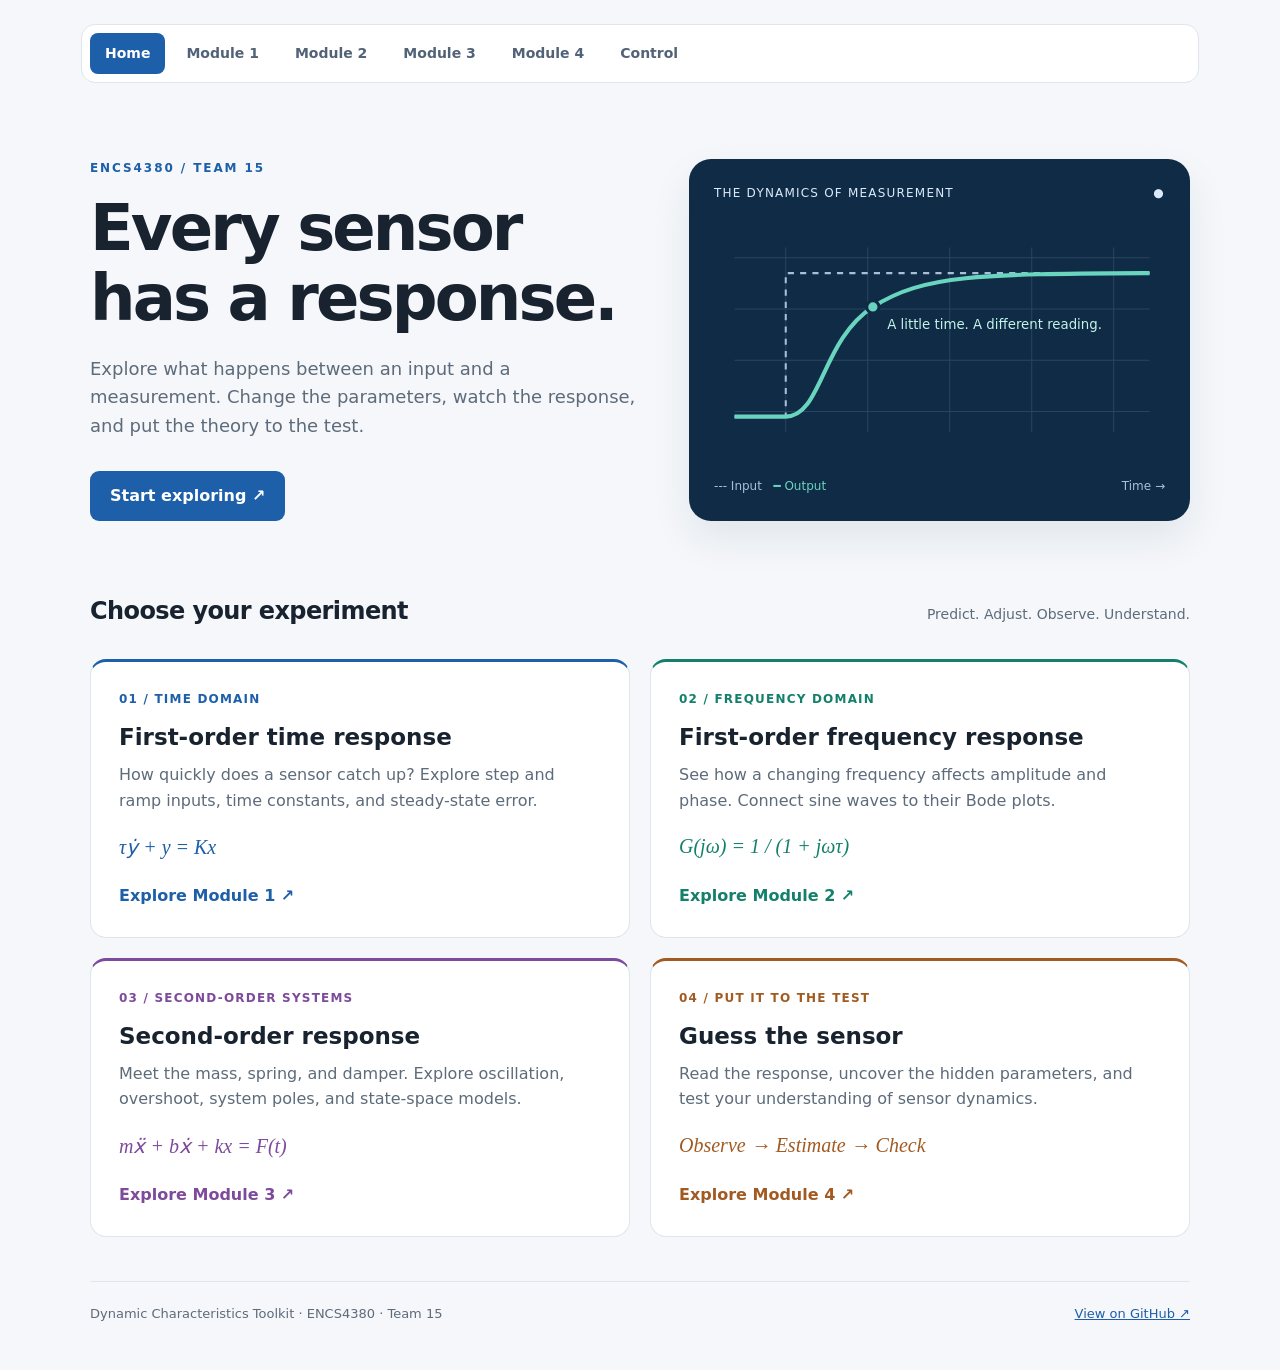
<file: index.html>
<!DOCTYPE html>
<html lang="en">
<head>
<meta charset="UTF-8">
<meta name="viewport" content="width=device-width, initial-scale=1">
<meta name="description" content="Explore sensor dynamics through interactive time, frequency, and second-order response experiments. ENCS4380, Team 15.">
<title>Dynamic Characteristics Toolkit · Team 15</title>
<link rel="stylesheet" href="./assets/site.css">
</head>
<body class="home-body">
<nav class="site-nav" aria-label="Main navigation">

<a href="./" aria-current="page">Home</a><a href="./module1/">Module 1</a><a href="./module2/">Module 2</a><a href="./module3/">Module 3</a><a href="./module4/">Module 4</a><a href="./control/">Control</a>
</nav>
<main class="home">
<section class="hero" aria-labelledby="hero-title">
<div><div class="eyebrow">ENCS4380 / Team 15</div><h1 id="hero-title">Every sensor<br>has a response.</h1><p class="intro">Explore what happens between an input and a measurement. Change the parameters, watch the response, and put the theory to the test.</p><a class="primary" href="./module1/">Start exploring <span aria-hidden="true">↗</span></a></div>
<div class="signal"><div class="signal-top"><span>THE DYNAMICS OF MEASUREMENT</span><span aria-hidden="true">●</span></div>
<svg viewBox="0 0 440 220" role="img" aria-label="Illustration of a step input and a sensor output gradually approaching it">
<g stroke="#29445f" stroke-width="1"><path d="M20 30H425M20 80H425M20 130H425M20 180H425M70 20V200M150 20V200M230 20V200M310 20V200M390 20V200"/></g>
<path d="M20 185H70V45H425" fill="none" stroke="#a9bfd6" stroke-width="2" stroke-dasharray="6 6"/>
<path d="M20 185H70C105 185 105 110 155 78S260 46 425 45" fill="none" stroke="#69d5bf" stroke-width="4"/>
<circle cx="155" cy="78" r="6" fill="#69d5bf" stroke="#102b46" stroke-width="3"/>
<text x="169" y="100" fill="#c3f4e9" font-size="13" font-family="system-ui">A little time. A different reading.</text>
</svg><div class="signal-bottom"><span>--- Input &nbsp; <span style="color:#69d5bf">━ Output</span></span><span>Time →</span></div></div>
</section>
<section aria-labelledby="modules-title"><div class="section-title"><h2 id="modules-title">Choose your experiment</h2><p>Predict. Adjust. Observe. Understand.</p></div>
<div class="modules">
<article class="module-card" style="--accent:#1d5fa8"><span class="number">01 / TIME DOMAIN</span><h3>First-order time response</h3><p>How quickly does a sensor catch up? Explore step and ramp inputs, time constants, and steady-state error.</p><div class="equation">τẏ + y = Kx</div><a href="./module1/">Explore Module 1 <span aria-hidden="true">↗</span></a></article>
<article class="module-card" style="--accent:#14806a"><span class="number">02 / FREQUENCY DOMAIN</span><h3>First-order frequency response</h3><p>See how a changing frequency affects amplitude and phase. Connect sine waves to their Bode plots.</p><div class="equation">G(jω) = 1 / (1 + jωτ)</div><a href="./module2/">Explore Module 2 <span aria-hidden="true">↗</span></a></article>
<article class="module-card" style="--accent:#7e4a9c"><span class="number">03 / SECOND-ORDER SYSTEMS</span><h3>Second-order response</h3><p>Meet the mass, spring, and damper. Explore oscillation, overshoot, system poles, and state-space models.</p><div class="equation">mẍ + bẋ + kx = F(t)</div><a href="./module3/">Explore Module 3 <span aria-hidden="true">↗</span></a></article>
<article class="module-card" style="--accent:#a15b22"><span class="number">04 / PUT IT TO THE TEST</span><h3>Guess the sensor</h3><p>Read the response, uncover the hidden parameters, and test your understanding of sensor dynamics.</p><div class="equation">Observe → Estimate → Check</div><a href="./module4/">Explore Module 4 <span aria-hidden="true">↗</span></a></article>
</div></section>
<footer class="home-footer"><span>Dynamic Characteristics Toolkit · ENCS4380 · Team 15</span><a href="https://github.com/rama53/encs4380-dynamics-Team15">View on GitHub ↗</a></footer>
</main>
</body>
</html>
</file>
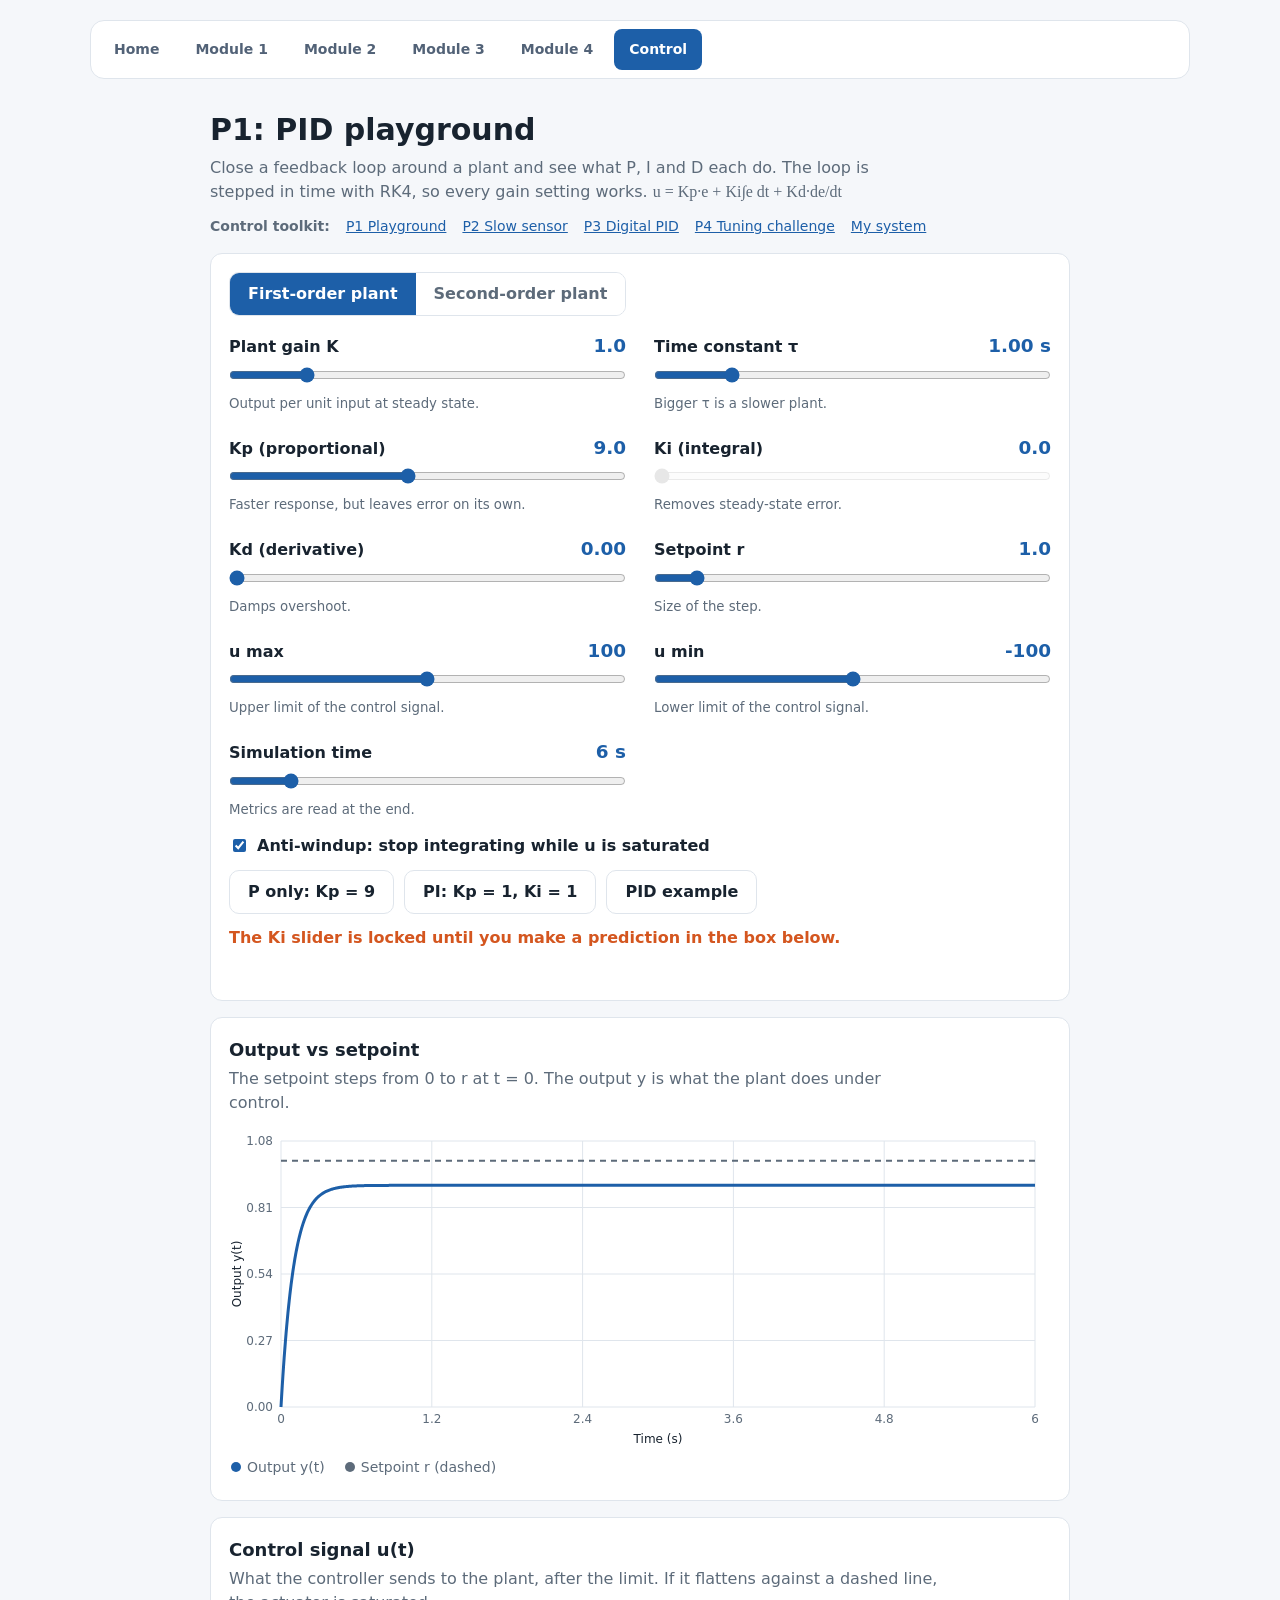
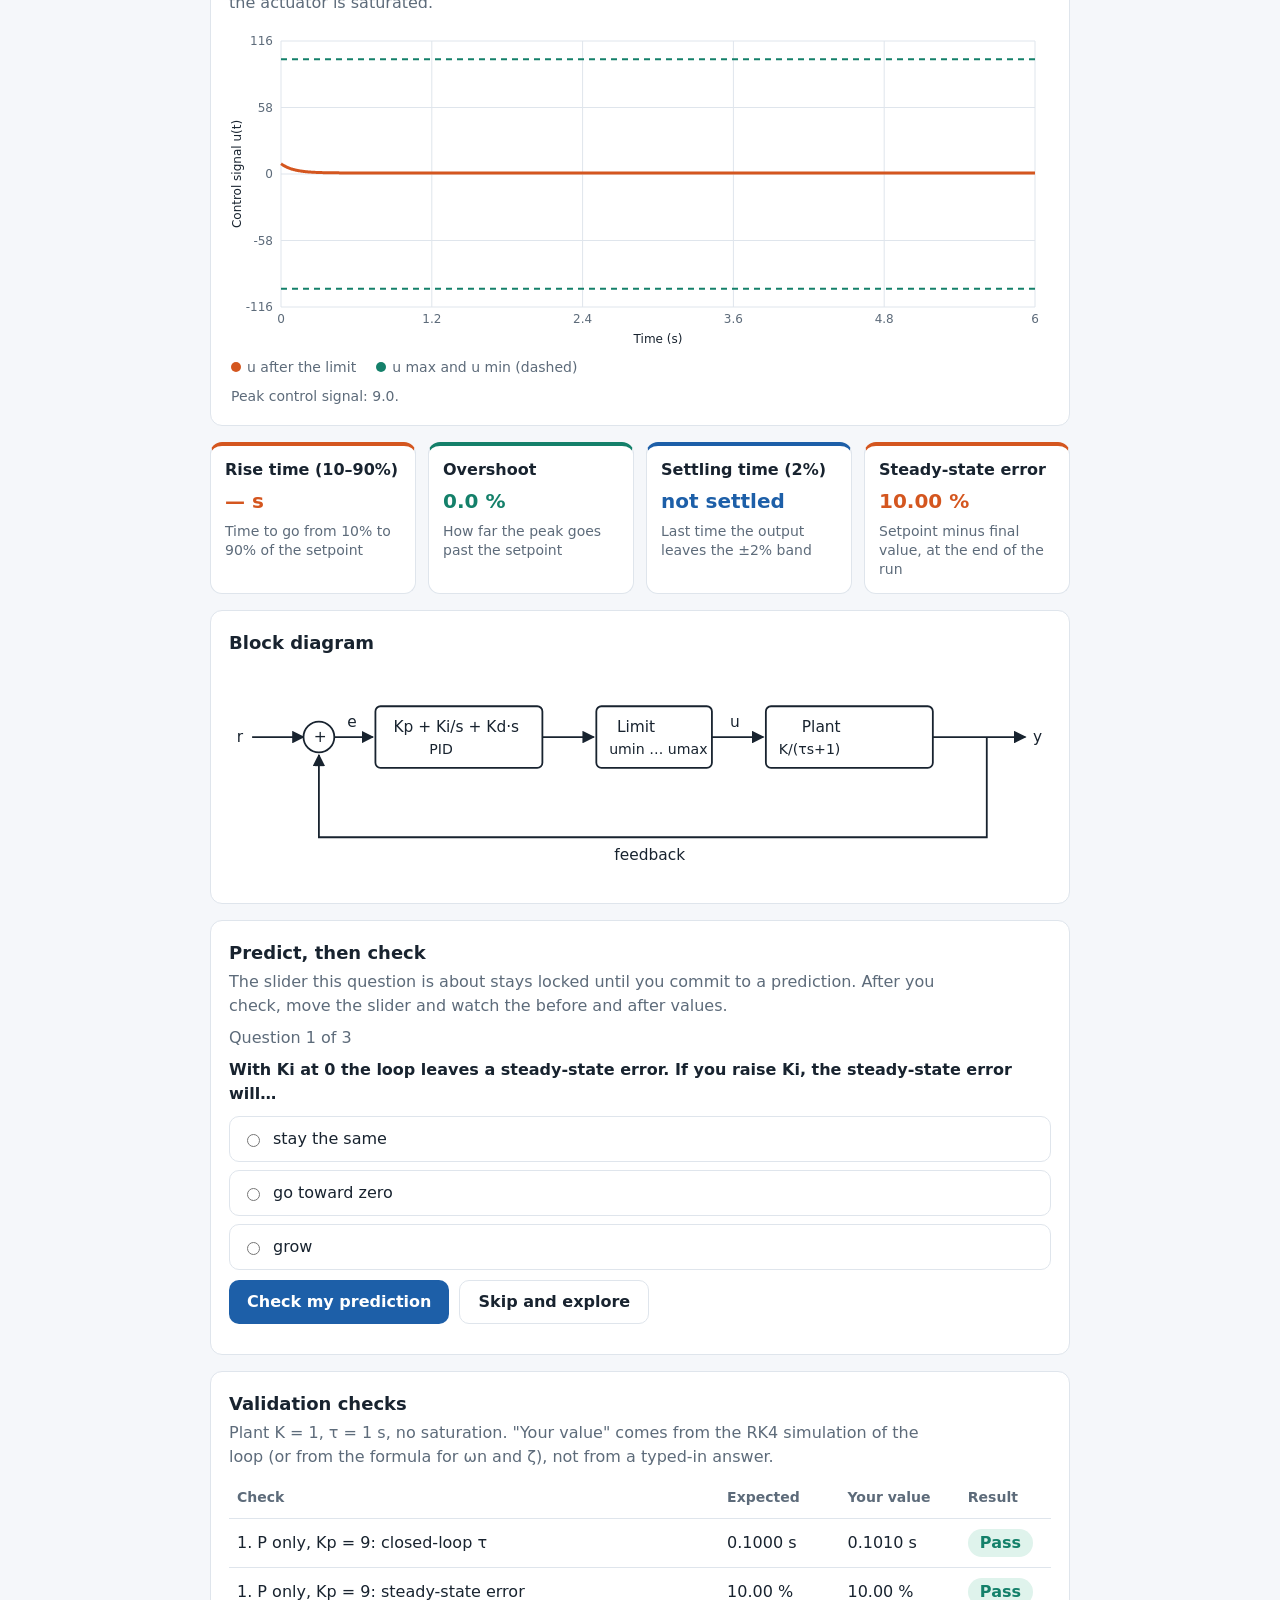
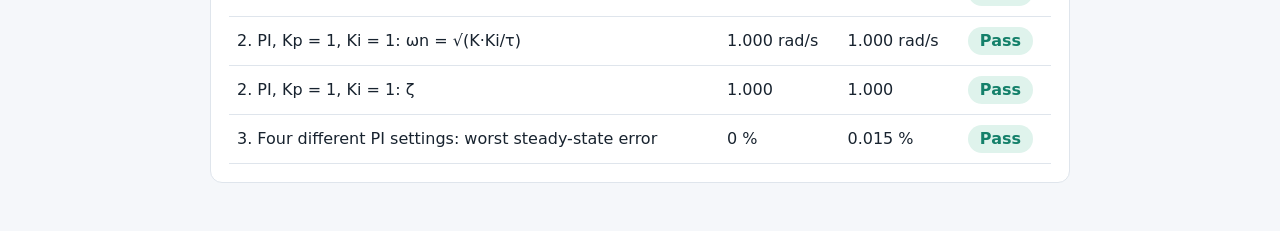
<file: control/index.html>
<!DOCTYPE html>
<html lang="en">
<head>
<meta charset="UTF-8">
<meta name="viewport" content="width=device-width, initial-scale=1, viewport-fit=cover">
<title>P1: PID playground</title>
<style>
:root{
  --bg:#f5f7fa;--card:#fff;--ink:#18232f;--muted:#5d6b7a;--line:#dfe5ec;
  --curve:#1d5fa8;--mark:#d4561f;--mark2:#14806a;--okbg:#dff3ec;--badbg:#fbe3dc;
  box-sizing:border-box;padding-top:env(safe-area-inset-top,0px);padding-bottom:env(safe-area-inset-bottom,0px);
}
@media (prefers-color-scheme: dark){
  :root:not([data-theme="light"]){color-scheme:dark;--bg:#10161d;--card:#18212b;--ink:#e8eef4;--muted:#9aa9b8;--line:#2b3745;--curve:#6cb0f0;--mark:#ff8a5c;--mark2:#4fd0b0;--okbg:#14382f;--badbg:#4a2219}
}
:root[data-theme="dark"]{color-scheme:dark;--bg:#10161d;--card:#18212b;--ink:#e8eef4;--muted:#9aa9b8;--line:#2b3745;--curve:#6cb0f0;--mark:#ff8a5c;--mark2:#4fd0b0;--okbg:#14382f;--badbg:#4a2219}
html{scroll-padding-top:env(safe-area-inset-top,0px)}
*{box-sizing:border-box}
[hidden]{display:none!important}
body{margin:0;background:var(--bg);color:var(--ink);font-family:system-ui,-apple-system,"Segoe UI",Roboto,Arial,sans-serif;line-height:1.5;padding:20px 16px 48px}
main{max-width:860px;margin:0 auto}
h1{font-size:clamp(22px,4vw,30px);margin:8px 0 4px}
h2{font-size:18px;margin:0 0 4px}
.sub{color:var(--muted);margin:0 0 12px;max-width:70ch}
.formula{font-family:Georgia,"Times New Roman",serif}
.links{display:flex;flex-wrap:wrap;gap:4px 16px;margin:0 0 16px;color:var(--muted);font-size:14px}
.links a{color:var(--curve)}
.panel{background:var(--card);border:1px solid var(--line);border-radius:12px;padding:18px;margin-top:16px}
.desc{color:var(--muted);margin:0 0 8px;max-width:70ch}
.sliders{display:grid;grid-template-columns:1fr 1fr;gap:20px 28px;margin-top:16px}
.sliders[hidden]{display:none}
.sl label{display:flex;justify-content:space-between;align-items:baseline;font-weight:600;margin-bottom:6px}
.sl output{font-variant-numeric:tabular-nums;color:var(--curve);font-size:1.15em}
.sl small{display:block;color:var(--muted);margin-top:4px}
input[type=range]{width:100%;accent-color:var(--curve);margin:0}
input[type=range]:disabled{opacity:.45;cursor:not-allowed}
.lockmsg{color:var(--mark);font-weight:600;margin:12px 0 0;min-height:1.5em}
.seg{display:inline-flex;border:1px solid var(--line);border-radius:10px;overflow:hidden}
.seg button{font:inherit;font-weight:600;padding:9px 18px;border:0;background:var(--card);color:var(--muted);cursor:pointer}
.seg button[aria-pressed=true]{background:var(--curve);color:#fff}
button:focus-visible,input:focus-visible{outline:3px solid var(--mark);outline-offset:2px}
canvas{display:block;width:100%;height:330px}
.chk{display:flex;gap:8px;align-items:center;margin:14px 0 4px;font-weight:600;cursor:pointer}
.chk input{accent-color:var(--curve)}
.note{color:var(--muted);font-size:14px;margin:4px 2px 0}
.warn{color:var(--mark);font-weight:600;margin:8px 0 0;min-height:1.5em}
.legend{display:flex;flex-wrap:wrap;gap:6px 20px;padding:4px 2px;color:var(--muted);font-size:14px}
.legend i{display:inline-block;width:10px;height:10px;border-radius:50%;margin-right:6px}
.read{display:grid;grid-template-columns:repeat(4,1fr);gap:12px;margin-top:16px}
.read div{background:var(--card);border:1px solid var(--line);border-top:4px solid var(--muted);border-radius:12px;padding:14px}
.read span{display:block;font-size:16px;font-weight:700;line-height:1.25;margin-bottom:6px}
.read b{display:block;font-size:20px;font-weight:600;font-variant-numeric:tabular-nums;margin-bottom:6px}
.read small{display:block;color:var(--muted);font-size:14px;line-height:1.35}
.read .a{border-top-color:var(--mark)}.read .a b{color:var(--mark)}
.read .b{border-top-color:var(--mark2)}.read .b b{color:var(--mark2)}
.read .c{border-top-color:var(--curve)}.read .c b{color:var(--curve)}
.opts{display:grid;gap:8px;margin:10px 0}
.opts label{display:flex;gap:10px;align-items:center;padding:10px 12px;border:1px solid var(--line);border-radius:10px;cursor:pointer}
.opts input{accent-color:var(--curve)}
.row{display:flex;flex-wrap:wrap;gap:10px}
.go{font:inherit;font-weight:600;padding:9px 18px;border:0;border-radius:10px;background:var(--curve);color:#fff;cursor:pointer}
.go[disabled]{opacity:.5;cursor:not-allowed}
.sec{font:inherit;font-weight:600;padding:9px 18px;border:1px solid var(--line);border-radius:10px;background:var(--card);color:var(--ink);cursor:pointer}
#pResult{margin:12px 0 0;font-weight:600}
.live{margin-top:12px;padding:12px;border:1px dashed var(--line);border-radius:10px;font-variant-numeric:tabular-nums}
.live div+div{margin-top:4px}
.wrap{overflow-x:auto}
table{width:100%;border-collapse:collapse;min-width:520px}
th,td{text-align:left;padding:10px 8px;border-bottom:1px solid var(--line);font-variant-numeric:tabular-nums}
th{color:var(--muted);font-size:14px}
.pill{display:inline-block;padding:2px 12px;border-radius:99px;font-weight:700}
.pass{background:var(--okbg);color:var(--mark2)}.fail{background:var(--badbg);color:var(--mark)}
svg text{fill:var(--ink);font:12px system-ui,Arial,sans-serif}
svg .bx{fill:var(--card);stroke:var(--ink);stroke-width:1.4}
svg .ln{stroke:var(--ink);stroke-width:1.4;fill:none}
@media(max-width:700px){.read{grid-template-columns:1fr 1fr}}
@media(max-width:480px){.sliders{grid-template-columns:1fr}canvas{height:280px}}
</style>
<link rel="stylesheet" href="../assets/site.css">
</head>
<body>
<nav class="site-nav" aria-label="Main navigation"><a href="../">Home</a><a href="../module1/">Module 1</a><a href="../module2/">Module 2</a><a href="../module3/">Module 3</a><a href="../module4/">Module 4</a><a href="./" aria-current="page">Control</a></nav>
<main>
  <h1>P1: PID playground</h1>
  <p class="sub">Close a feedback loop around a plant and see what P, I and D each do. The loop is stepped in time with RK4, so every gain setting works. <span class="formula">u = Kp·e + Ki∫e dt + Kd·de/dt</span></p>
  <p class="links"><b>Control toolkit:</b><a href="./" aria-current="page">P1 Playground</a><a href="p2/index.html">P2 Slow sensor</a><a href="p3/">P3 Digital PID</a><a href="p4.html">P4 Tuning challenge</a><a href="my-system.html">My system</a></p>

  <div class="panel">
    <div class="seg" role="group" aria-label="Plant type">
      <button id="b1" aria-pressed="true">First-order plant</button>
      <button id="b2" aria-pressed="false">Second-order plant</button>
    </div>
    <div class="sliders" id="p1sl"></div>
    <div class="sliders" id="p2sl" hidden></div>
    <div class="sliders" id="ctlsl" style="margin-top:20px"></div>
    <label class="chk"><input type="checkbox" id="aw" checked> Anti-windup: stop integrating while u is saturated</label>
    <div class="row" style="margin-top:12px">
      <button class="sec" data-pre="P">P only: Kp = 9</button>
      <button class="sec" data-pre="PI">PI: Kp = 1, Ki = 1</button>
      <button class="sec" data-pre="PID">PID example</button>
    </div>
    <p class="lockmsg" id="lockMsg" aria-live="polite"></p>
    <p class="warn" id="warn" aria-live="polite"></p>
  </div>

  <div class="panel">
    <h2>Output vs setpoint</h2>
    <p class="desc">The setpoint steps from 0 to r at t = 0. The output y is what the plant does under control.</p>
    <canvas id="c1" role="img" aria-label="Closed-loop output and setpoint versus time"></canvas>
    <div class="legend"><span><i style="background:var(--curve)"></i>Output y(t)</span><span><i style="background:var(--muted)"></i>Setpoint r (dashed)</span></div>
  </div>

  <div class="panel">
    <h2>Control signal u(t)</h2>
    <p class="desc">What the controller sends to the plant, after the limit. If it flattens against a dashed line, the actuator is saturated.</p>
    <canvas id="c2" role="img" aria-label="Control signal versus time with saturation limits"></canvas>
    <div class="legend"><span><i style="background:var(--mark)"></i>u after the limit</span><span><i style="background:var(--mark2)"></i>u max and u min (dashed)</span></div>
    <p class="note" id="mnote"></p>
  </div>

  <section class="read" id="cards" aria-live="polite" aria-label="Response metrics"></section>

  <div class="panel">
    <h2>Block diagram</h2>
    <div class="wrap"><svg viewBox="0 0 640 170" width="100%" style="min-width:520px" role="img" aria-label="Feedback loop: setpoint, summing junction, PID, limit, plant, output, feedback">
      <defs><marker id="ar" viewBox="0 0 10 10" refX="9" refY="5" markerWidth="7" markerHeight="7" orient="auto"><path d="M0 0L10 5L0 10z" fill="currentColor" style="color:var(--ink)"/></marker></defs>
      <text x="6" y="64">r</text><path class="ln" d="M18 60H58" marker-end="url(#ar)"/>
      <circle class="bx" cx="70" cy="60" r="12"/><text x="66" y="64">+</text><text x="66" y="86" style="font-size:11px">−</text>
      <path class="ln" d="M82 60H112" marker-end="url(#ar)"/><text x="92" y="52">e</text>
      <rect class="bx" x="114" y="36" width="130" height="48" rx="4"/><text x="128" y="56">Kp + Ki/s + Kd·s</text><text x="156" y="73" style="font-size:11px">PID</text>
      <path class="ln" d="M244 60H284" marker-end="url(#ar)"/>
      <rect class="bx" x="286" y="36" width="90" height="48" rx="4"/><text x="302" y="56">Limit</text><text x="296" y="73" style="font-size:11px">umin … umax</text>
      <path class="ln" d="M376 60H416" marker-end="url(#ar)"/><text x="390" y="52">u</text>
      <rect class="bx" x="418" y="36" width="130" height="48" rx="4"/><text x="446" y="56">Plant</text><text id="bdp" x="428" y="73" style="font-size:11px">K/(τs+1)</text>
      <path class="ln" d="M548 60H620" marker-end="url(#ar)"/><text x="626" y="64">y</text>
      <path class="ln" d="M590 60V138H70V74" marker-end="url(#ar)"/><text x="300" y="156">feedback</text>
    </svg></div>
  </div>

  <div class="panel" id="predict">
    <h2>Predict, then check</h2>
    <p class="desc">The slider this question is about stays locked until you commit to a prediction. After you check, move the slider and watch the before and after values.</p>
    <p class="desc" id="pQn"></p>
    <p id="pQ" style="font-weight:600;margin:6px 0"></p>
    <div class="opts" id="pOpts" role="radiogroup" aria-labelledby="pQ"></div>
    <div class="row">
      <button class="go" id="pGo">Check my prediction</button>
      <button class="sec" id="pNext" hidden>Next question</button>
      <button class="sec" id="pSkip">Skip and explore</button>
    </div>
    <p id="pResult" aria-live="polite"></p>
    <div class="live" id="pLive" hidden></div>
  </div>

  <div class="panel">
    <h2>Validation checks</h2>
    <p class="desc">Plant K = 1, τ = 1 s, no saturation. "Your value" comes from the RK4 simulation of the loop (or from the formula for ωn and ζ), not from a typed-in answer.</p>
    <div class="wrap"><table>
      <thead><tr><th>Check</th><th>Expected</th><th>Your value</th><th>Result</th></tr></thead>
      <tbody id="vbody"></tbody>
    </table></div>
  </div>
</main>

<script>
const $=id=>document.getElementById(id);
const TF=0.02, DT=0.001;
let type=1, C={}, M={}, last=null;
/* id: [label, min, max, step, value, decimals, unit, hint] */
const SL={
  K:["Plant gain K",0.1,5,0.1,1,1,"","Output per unit input at steady state."],
  tau:["Time constant τ",0.1,5,0.05,1,2," s","Bigger τ is a slower plant."],
  K2:["Plant gain K",0.1,5,0.1,1,1,"","Output per unit input at steady state."],
  wn:["Natural frequency ωn",0.5,10,0.1,2,1," rad/s","Higher ωn is a faster plant."],
  zeta:["Damping ratio ζ",0.1,2,0.05,0.5,2,"","Below 1 the plant rings."],
  Kp:["Kp (proportional)",0,20,0.1,9,1,"","Faster response, but leaves error on its own."],
  Ki:["Ki (integral)",0,20,0.1,0,1,"","Removes steady-state error."],
  Kd:["Kd (derivative)",0,5,0.05,0,2,"","Damps overshoot."],
  r:["Setpoint r",0.1,10,0.1,1,1,"","Size of the step."],
  umax:["u max",1,200,1,100,0,"","Upper limit of the control signal."],
  umin:["u min",-200,0,1,-100,0,"","Lower limit of the control signal."],
  T:["Simulation time",2,30,1,6,0," s","Metrics are read at the end."]
};
const sl=id=>{const d=SL[id];return `<div class="sl"><label for="${id}">${d[0]} <output id="${id}Out" for="${id}"></output></label><input id="${id}" type="range" min="${d[1]}" max="${d[2]}" step="${d[3]}" value="${d[4]}"><small>${d[7]}</small></div>`};
$("p1sl").innerHTML=["K","tau"].map(sl).join("");
$("p2sl").innerHTML=["K2","wn","zeta"].map(sl).join("");
$("ctlsl").innerHTML=["Kp","Ki","Kd","r","umax","umin","T"].map(sl).join("");
const ids=Object.keys(SL), val=id=>+$(id).value;
const css=n=>getComputedStyle(document.documentElement).getPropertyValue(n).trim();
const fmt=(x,d)=>x===null||x===undefined?"—":x.toFixed(d);

/* ---- RK4 simulation of the closed loop. State s = [y, v, I, xd] ---- */
function rhs(s,P){
  const e=P.r-s[0], D=P.Kd*(e-s[3])/TF, uu=P.Kp*e+P.Ki*s[2]+D;
  const u=Math.min(P.umax,Math.max(P.umin,uu));
  let dI=e; if(P.aw && uu!==u && (uu-u)*e>0) dI=0;
  let dy,dv;
  if(P.type===1){dy=(P.K*u-s[0])/P.tau;dv=0}
  else{dy=s[1];dv=P.wn*P.wn*(P.K*u-s[0])-2*P.zeta*P.wn*s[1]}
  return [dy,dv,dI,(e-s[3])/TF,u];
}
function simulate(P){
  const n=Math.round(P.T/DT), stride=P.stride||5;
  let s=[0,0,0,0], t=[], y=[], u=[], bad=false;
  const add=(a,k,h)=>a.map((v,j)=>j<4?v+h*k[j]:0);
  for(let i=0;i<=n;i++){
    const k1=rhs(s,P);
    if(i%stride===0){t.push(i*DT);y.push(s[0]);u.push(k1[4])}
    const k2=rhs(add(s,k1,DT/2),P), k3=rhs(add(s,k2,DT/2),P), k4=rhs(add(s,k3,DT),P);
    for(let j=0;j<4;j++) s[j]+=DT/6*(k1[j]+2*k2[j]+2*k3[j]+k4[j]);
    if(!isFinite(s[0])||Math.abs(s[0])>1e9){bad=true;break}
  }
  return {t,y,u,bad};
}
function metrics(res,r){
  const t=res.t,y=res.y,n=y.length,m={rise:null,os:0,ts:null,sse:null};
  let t10=null,t90=null,ymax=-Infinity,lastOut=-1;
  for(let i=0;i<n;i++){
    if(t10===null&&y[i]>=0.1*r)t10=t[i];
    if(t90===null&&y[i]>=0.9*r)t90=t[i];
    if(y[i]>ymax)ymax=y[i];
    if(Math.abs(y[i]-r)>0.02*r)lastOut=i;
  }
  if(t10!==null&&t90!==null)m.rise=t90-t10;
  m.os=Math.max(0,(ymax-r)/r*100);
  if(lastOut<n-1)m.ts=lastOut<0?0:t[lastOut+1];
  m.sse=(r-y[n-1])/r*100;
  return m;
}
function params(){
  return {type,K:type===1?val("K"):val("K2"),tau:val("tau"),wn:val("wn"),zeta:val("zeta"),Kp:val("Kp"),Ki:val("Ki"),Kd:val("Kd"),r:val("r"),umax:val("umax"),umin:val("umin"),T:val("T"),aw:$("aw").checked};
}

/* ---- plotting, same look as Module 1 ---- */
function plot(cv,ser,t,T,lines,ex,clip,yl){
  const r=window.devicePixelRatio||1,w=cv.clientWidth,h=cv.clientHeight;
  cv.width=Math.round(w*r);cv.height=Math.round(h*r);
  const c=cv.getContext("2d");c.setTransform(r,0,0,r,0,0);c.clearRect(0,0,w,h);
  const L=52,R=16,Tp=18,B=46,pw=w-L-R,ph=h-Tp-B;
  let lo=Infinity,hi=-Infinity;
  ser.forEach(s=>s.y.forEach(v=>{if(v<lo)lo=v;if(v>hi)hi=v}));
  ex.forEach(v=>{if(v<lo)lo=v;if(v>hi)hi=v});
  lo=Math.max(lo,clip[0]);hi=Math.min(hi,clip[1]);
  if(lo>0)lo=0; if(hi-lo<1e-6)hi=lo+1;
  const pad=(hi-lo)*0.08;hi+=pad;if(lo<0)lo-=pad;
  const X=v=>L+v/T*pw,Y=v=>Tp+(hi-v)/(hi-lo)*ph;
  c.font="12px system-ui,Arial,sans-serif";c.lineWidth=1;
  for(let i=0;i<=5;i++){
    const tt=T*i/5;c.strokeStyle=C.line;c.beginPath();c.moveTo(X(tt),Tp);c.lineTo(X(tt),Tp+ph);c.stroke();
    c.fillStyle=C.muted;c.textAlign="center";c.fillText(+tt.toFixed(1),X(tt),Tp+ph+16);
  }
  for(let i=0;i<=4;i++){
    const v=lo+(hi-lo)*i/4;c.strokeStyle=C.line;c.beginPath();c.moveTo(L,Y(v));c.lineTo(L+pw,Y(v));c.stroke();
    c.fillStyle=C.muted;c.textAlign="right";c.fillText(Math.abs(hi-lo)<5?v.toFixed(2):v.toFixed(0),L-8,Y(v)+4);
  }
  c.fillStyle=C.ink;c.textAlign="center";c.fillText("Time (s)",L+pw/2,Tp+ph+36);
  c.save();c.translate(12,Tp+ph/2);c.rotate(-Math.PI/2);c.fillText(yl,0,0);c.restore();
  lines.forEach(l=>{c.strokeStyle=l.c;c.lineWidth=2;c.setLineDash([6,5]);c.beginPath();c.moveTo(L,Y(l.v));c.lineTo(L+pw,Y(l.v));c.stroke()});
  c.setLineDash([]);
  ser.forEach(s=>{
    c.strokeStyle=s.c;c.lineWidth=3;c.beginPath();
    s.y.forEach((v,i)=>{const px=X(t[i]),py=Y(Math.min(hi,Math.max(lo,v)));i?c.lineTo(px,py):c.moveTo(px,py)});
    c.stroke();
  });
}

function draw(){
  ids.forEach(id=>{$(id+"Out").textContent=val(id).toFixed(SL[id][5])+SL[id][6]});
  C={line:css("--line"),muted:css("--muted"),ink:css("--ink"),curve:css("--curve"),m1:css("--mark"),m2:css("--mark2")};
  $("bdp").textContent=type===1?"K/(τs+1)":"Kωn²/(s²+2ζωn s+ωn²)";
  const P=params(), res=simulate(P); last=res; M=metrics(res,P.r);
  plot($("c1"),[{y:res.y,c:C.curve}],res.t,P.T,[{v:P.r,c:C.muted}],[P.r],[-P.r*2,P.r*4],"Output y(t)");
  plot($("c2"),[{y:res.u,c:C.m1}],res.t,P.T,[{v:P.umax,c:C.m2},{v:P.umin,c:C.m2}],[P.umax,P.umin],[P.umin*1.5-1,P.umax*1.5+1],"Control signal u(t)");
  const peak=Math.max(...res.u), sat=res.u.some(v=>v>=P.umax-1e-9||v<=P.umin+1e-9);
  $("mnote").textContent="Peak control signal: "+peak.toFixed(1)+(sat?". It hits the limit, so the loop is saturating.":".");
  $("warn").textContent=res.bad?"Unstable: at these gains the output grows without bound.":"";
  const cards=[["a","Rise time (10–90%)",fmt(M.rise,3)+" s","Time to go from 10% to 90% of the setpoint"],
    ["b","Overshoot",fmt(M.os,1)+" %","How far the peak goes past the setpoint"],
    ["c","Settling time (2%)",M.ts===null?"not settled":fmt(M.ts,2)+" s","Last time the output leaves the ±2% band"],
    ["a","Steady-state error",fmt(M.sse,2)+" %","Setpoint minus final value, at the end of the run"]];
  $("cards").innerHTML=cards.map(x=>`<div class="${x[0]}"><span>${x[1]}</span><b>${x[2]}</b><small>${x[3]}</small></div>`).join("");
  renderLive();
}

/* ---- Predict, then check: the slider stays locked until a prediction is checked ---- */
const QS=[
 {s:"Ki",q:"With Ki at 0 the loop leaves a steady-state error. If you raise Ki, the steady-state error will…",o:["stay the same","go toward zero","grow"],a:1,
  e:"The integral keeps adding up the error until the error is zero. Overshoot may appear as the price.",
  obs:()=>[["Steady-state error",fmt(M.sse,2)+" %"],["Overshoot",fmt(M.os,1)+" %"]]},
 {s:"Kd",q:"When the response overshoots and you raise Kd, the overshoot will usually…",o:["grow","fall","stay the same"],a:1,
  e:"Derivative acts on how fast the error changes, so it brakes the approach to the setpoint.",
  obs:()=>[["Overshoot",fmt(M.os,1)+" %"],["Settling time",M.ts===null?"not settled":fmt(M.ts,2)+" s"]]},
 {s:"Kp",q:"With P only (Ki = 0, Kd = 0), if you raise Kp, the steady-state error will…",o:["shrink but not reach zero","reach exactly zero","grow"],a:0,
  e:"For a first-order plant the error is 1/(1 + K·Kp). It shrinks as Kp grows but never reaches zero.",
  obs:()=>[["Steady-state error",fmt(M.sse,2)+" %"],["Rise time",fmt(M.rise,3)+" s"]]}
];
let qi=0,checked=false,baseline=null;
function lock(id){
  ["Kp","Ki","Kd"].forEach(k=>$(k).disabled=(k===id));
  $("lockMsg").textContent=id?"The "+id+" slider is locked until you make a prediction in the box below.":"";
}
function renderLive(){
  const b=$("pLive");
  if(!checked){b.hidden=true;return}
  const now=QS[qi].obs();b.hidden=false;
  b.innerHTML=now.map((n,i)=>`<div><b>${n[0]}:</b> before ${baseline[i][1]} → now ${n[1]}</div>`).join("");
}
function predict(){
  const p=QS[qi];checked=false;baseline=null;
  $("pQn").textContent="Question "+(qi+1)+" of "+QS.length;$("pQ").textContent=p.q;$("pResult").textContent="";
  $("pOpts").innerHTML=p.o.map((o,i)=>`<label><input type="radio" name="pred" value="${i}"> ${o}</label>`).join("");
  $("pGo").disabled=false;$("pNext").hidden=true;$("pSkip").hidden=false;
  lock(p.s);renderLive();
}
$("pGo").addEventListener("click",()=>{
  const p=QS[qi],sel=document.querySelector("input[name=pred]:checked");
  if(!sel){$("pResult").textContent="Pick an answer first.";return}
  $("pResult").textContent=(+sel.value===p.a?"Correct. ":"Not quite. ")+p.e+" Now move the slider and watch the numbers below.";
  document.querySelectorAll("input[name=pred]").forEach(r=>r.disabled=true);
  baseline=p.obs();checked=true;$("pGo").disabled=true;$("pNext").hidden=false;$("pSkip").hidden=true;
  lock(null);renderLive();
});
$("pNext").addEventListener("click",()=>{qi=(qi+1)%QS.length;predict()});
$("pSkip").addEventListener("click",()=>{lock(null);$("pSkip").hidden=true;$("pResult").textContent="Unlocked without a prediction. You can still pick an answer and check it."});

/* ---- Validation checks: K = 1, tau = 1, no saturation ---- */
function base(o){return Object.assign({type:1,K:1,tau:1,wn:2,zeta:.5,Kp:0,Ki:0,Kd:0,r:1,umax:1e9,umin:-1e9,T:5,aw:false,stride:1},o)}
function validate(){
  const rows=[];
  const r1=simulate(base({Kp:9,T:2})),yf=r1.y[r1.y.length-1],tg=0.632121*yf;
  let tc=null;for(let i=0;i<r1.y.length;i++){if(r1.y[i]>=tg){tc=r1.t[i];break}}
  const se=(1-yf)*100;
  rows.push(["1. P only, Kp = 9: closed-loop τ","0.1000 s",tc.toFixed(4)+" s",Math.abs(tc-0.1)<0.005]);
  rows.push(["1. P only, Kp = 9: steady-state error","10.00 %",se.toFixed(2)+" %",Math.abs(se-10)<0.2]);
  const wn=Math.sqrt(1*1/1),z=(1+1*1)/(2*Math.sqrt(1*1*1));
  rows.push(["2. PI, Kp = 1, Ki = 1: ωn = √(K·Ki/τ)","1.000 rad/s",wn.toFixed(3)+" rad/s",Math.abs(wn-1)<1e-9]);
  rows.push(["2. PI, Kp = 1, Ki = 1: ζ","1.000",z.toFixed(3),Math.abs(z-1)<1e-9]);
  let worst=0;
  [[0.5,2],[3,0.7],[1,5],[2,1]].forEach(g=>{const r=simulate(base({Kp:g[0],Ki:g[1],T:40,stride:5}));worst=Math.max(worst,Math.abs(1-r.y[r.y.length-1])*100)});
  rows.push(["3. Four different PI settings: worst steady-state error","0 %",worst.toFixed(3)+" %",worst<0.5]);
  $("vbody").innerHTML=rows.map(r=>`<tr><td>${r[0]}</td><td>${r[1]}</td><td>${r[2]}</td><td><span class="pill ${r[3]?"pass":"fail"}">${r[3]?"Pass":"Fail"}</span></td></tr>`).join("");
}

/* ---- wiring ---- */
function setType(t){
  type=t;$("b1").setAttribute("aria-pressed",t===1);$("b2").setAttribute("aria-pressed",t===2);
  $("p1sl").hidden=t!==1;$("p2sl").hidden=t!==2;draw();
}
$("b1").addEventListener("click",()=>setType(1));
$("b2").addEventListener("click",()=>setType(2));
ids.concat(["aw"]).forEach(id=>$(id).addEventListener("input",draw));
const PRE={P:[9,0,0],PI:[1,1,0],PID:[9,6,0.5]};
document.querySelectorAll("[data-pre]").forEach(b=>b.addEventListener("click",()=>{
  const p=PRE[b.dataset.pre];
  if(b.dataset.pre!=="PID"){$("K").value=1;$("tau").value=1;setType(1)}
  $("Kp").value=p[0];$("Ki").value=p[1];$("Kd").value=p[2];draw();
}));
window.addEventListener("resize",draw);
matchMedia("(prefers-color-scheme: dark)").addEventListener("change",draw);
predict();draw();validate();
</script>
</body>
</html>
</file>
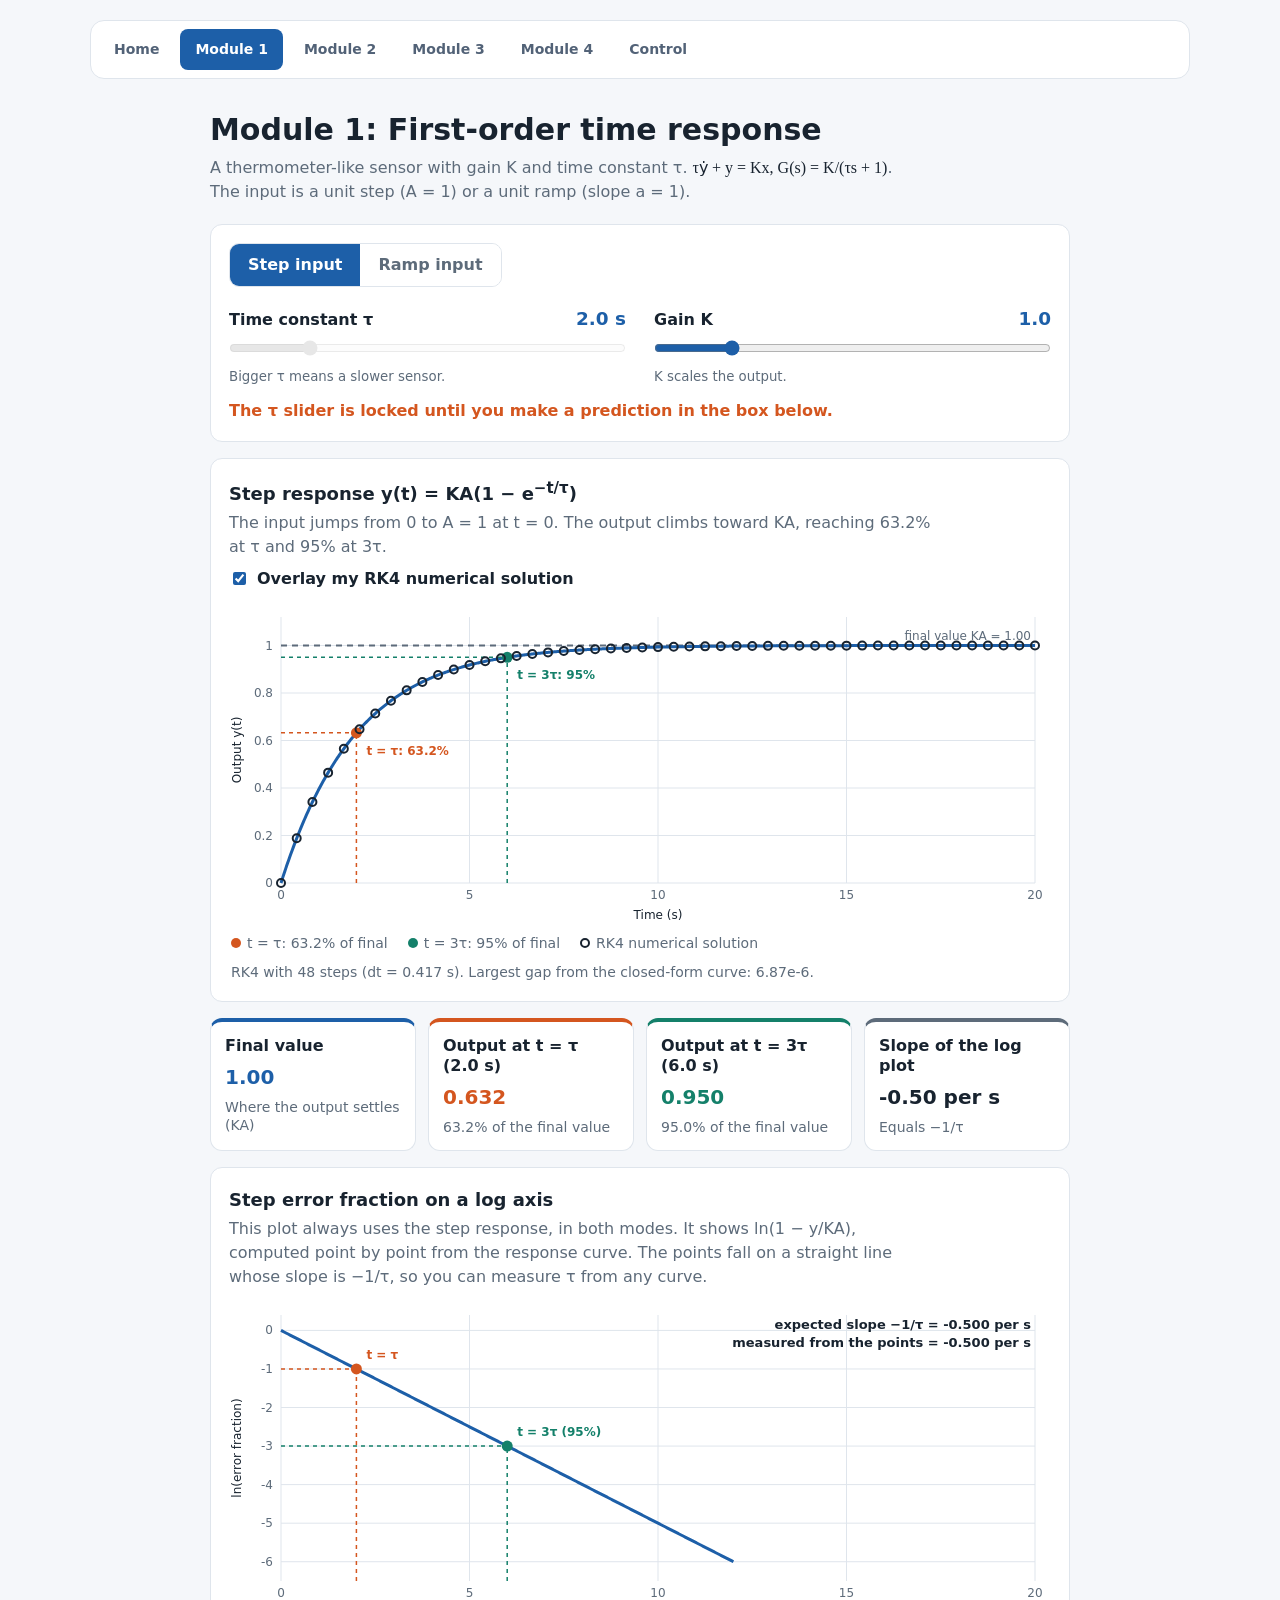
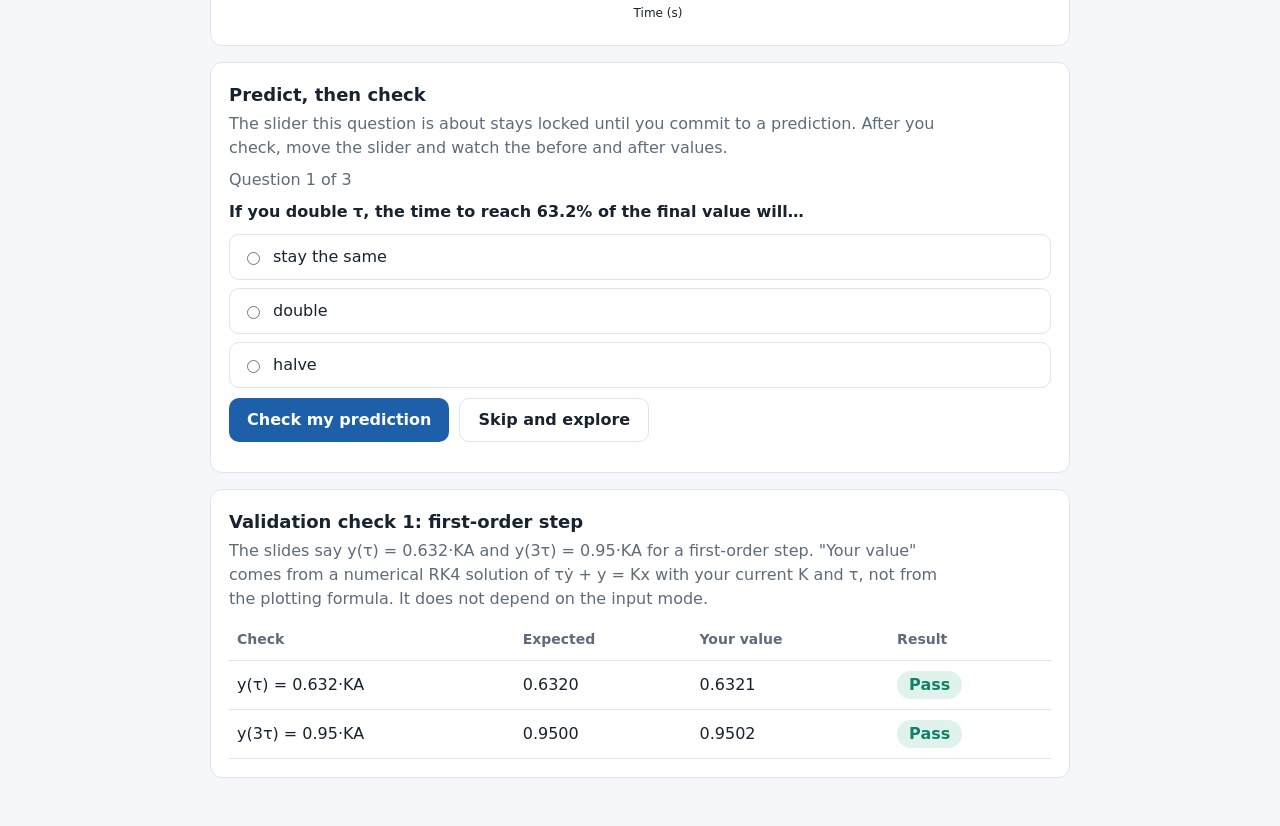
<file: module1/index.html>
<!DOCTYPE html>
<html lang="en">
<head>
<meta charset="UTF-8">
<meta name="viewport" content="width=device-width, initial-scale=1, viewport-fit=cover">
<title>Module 1: First-order time response</title>
<style>
:root{
  --bg:#f5f7fa;--card:#fff;--ink:#18232f;--muted:#5d6b7a;--line:#dfe5ec;
  --curve:#1d5fa8;--mark:#d4561f;--mark2:#14806a;--okbg:#dff3ec;--badbg:#fbe3dc;
  box-sizing:border-box;padding-top:env(safe-area-inset-top,0px);padding-bottom:env(safe-area-inset-bottom,0px);
}
@media (prefers-color-scheme: dark){
  :root:not([data-theme="light"]){color-scheme:dark;--bg:#10161d;--card:#18212b;--ink:#e8eef4;--muted:#9aa9b8;--line:#2b3745;--curve:#6cb0f0;--mark:#ff8a5c;--mark2:#4fd0b0;--okbg:#14382f;--badbg:#4a2219}
}
:root[data-theme="dark"]{color-scheme:dark;--bg:#10161d;--card:#18212b;--ink:#e8eef4;--muted:#9aa9b8;--line:#2b3745;--curve:#6cb0f0;--mark:#ff8a5c;--mark2:#4fd0b0;--okbg:#14382f;--badbg:#4a2219}
html{scroll-padding-top:env(safe-area-inset-top,0px)}
*{box-sizing:border-box}
[hidden]{display:none!important}
body{margin:0;background:var(--bg);color:var(--ink);font-family:system-ui,-apple-system,"Segoe UI",Roboto,Arial,sans-serif;line-height:1.5;padding:20px 16px 48px}
main{max-width:860px;margin:0 auto}
h1{font-size:clamp(22px,4vw,30px);margin:8px 0 4px}
h2{font-size:18px;margin:0 0 4px}
.sub{color:var(--muted);margin:0 0 20px;max-width:70ch}
.formula{font-family:Georgia,"Times New Roman",serif;color:var(--ink)}
.panel{background:var(--card);border:1px solid var(--line);border-radius:12px;padding:18px;margin-top:16px}
.desc{color:var(--muted);margin:0 0 8px;max-width:70ch}
.sliders{display:grid;grid-template-columns:1fr 1fr;gap:20px 28px;margin-top:16px}
.sl label{display:flex;justify-content:space-between;align-items:baseline;font-weight:600;margin-bottom:6px}
.sl output{font-variant-numeric:tabular-nums;color:var(--curve);font-size:1.15em}
.sl small{display:block;color:var(--muted);margin-top:4px}
input[type=range]{width:100%;accent-color:var(--curve);margin:0}
input[type=range]:disabled{opacity:.45;cursor:not-allowed}
.lockmsg{color:var(--mark);font-weight:600;margin:12px 0 0;min-height:1.5em}
.seg{display:inline-flex;border:1px solid var(--line);border-radius:10px;overflow:hidden}
.seg button{font:inherit;font-weight:600;padding:9px 18px;border:0;background:var(--card);color:var(--muted);cursor:pointer}
.seg button[aria-pressed=true]{background:var(--curve);color:#fff}
button:focus-visible,input:focus-visible{outline:3px solid var(--mark);outline-offset:2px}
canvas{display:block;width:100%;height:330px}
.chk{display:flex;gap:8px;align-items:center;margin:4px 0 8px;font-weight:600;cursor:pointer}
.chk input{accent-color:var(--curve)}
#odeNote{color:var(--muted);font-size:14px;margin:4px 2px 0;font-variant-numeric:tabular-nums}
.legend{display:flex;flex-wrap:wrap;gap:6px 20px;padding:4px 2px;color:var(--muted);font-size:14px}
.legend i{display:inline-block;width:10px;height:10px;border-radius:50%;margin-right:6px}
.read{display:grid;grid-template-columns:repeat(4,1fr);gap:12px;margin-top:16px}
.read div{background:var(--card);border:1px solid var(--line);border-top:4px solid var(--muted);border-radius:12px;padding:14px}
.read span{display:block;font-size:16px;font-weight:700;line-height:1.25;margin-bottom:6px}
.read b{display:block;font-size:20px;font-weight:600;font-variant-numeric:tabular-nums;margin-bottom:6px}
.read small{display:block;color:var(--muted);font-size:14px;line-height:1.35}
.read .a{border-top-color:var(--mark)}.read .a b{color:var(--mark)}
.read .b{border-top-color:var(--mark2)}.read .b b{color:var(--mark2)}
.read .c{border-top-color:var(--curve)}.read .c b{color:var(--curve)}
.opts{display:grid;gap:8px;margin:10px 0}
.opts label{display:flex;gap:10px;align-items:center;padding:10px 12px;border:1px solid var(--line);border-radius:10px;cursor:pointer}
.opts input{accent-color:var(--curve)}
.row{display:flex;flex-wrap:wrap;gap:10px}
.go{font:inherit;font-weight:600;padding:9px 18px;border:0;border-radius:10px;background:var(--curve);color:#fff;cursor:pointer}
.go[disabled]{opacity:.5;cursor:not-allowed}
.sec{font:inherit;font-weight:600;padding:9px 18px;border:1px solid var(--line);border-radius:10px;background:var(--card);color:var(--ink);cursor:pointer}
#pResult{margin:12px 0 0;font-weight:600}
.live{margin-top:12px;padding:12px;border:1px dashed var(--line);border-radius:10px;font-variant-numeric:tabular-nums}
.live div+div{margin-top:4px}
.wrap{overflow-x:auto}
table{width:100%;border-collapse:collapse;min-width:520px}
th,td{text-align:left;padding:10px 8px;border-bottom:1px solid var(--line);font-variant-numeric:tabular-nums}
th{color:var(--muted);font-size:14px}
.pill{display:inline-block;padding:2px 12px;border-radius:99px;font-weight:700}
.pass{background:var(--okbg);color:var(--mark2)}.fail{background:var(--badbg);color:var(--mark)}
@media(max-width:700px){.read{grid-template-columns:1fr 1fr}}
@media(max-width:480px){.sliders{grid-template-columns:1fr}canvas{height:280px}}
</style>
<link rel="stylesheet" href="../assets/site.css">
</head>
<body>
<nav class="site-nav" aria-label="Main navigation"><a href="../">Home</a><a href="../module1/" aria-current="page">Module 1</a><a href="../module2/">Module 2</a><a href="../module3/">Module 3</a><a href="../module4/">Module 4</a><a href="../control/">Control</a></nav>
<main>
  <h1>Module 1: First-order time response</h1>
  <p class="sub">A thermometer-like sensor with gain K and time constant τ. <span class="formula">τẏ + y = Kx, G(s) = K/(τs + 1)</span>. The input is a unit step (A = 1) or a unit ramp (slope a = 1).</p>

  <div class="panel">
    <div class="seg" role="group" aria-label="Input type">
      <button id="bStep" aria-pressed="true">Step input</button>
      <button id="bRamp" aria-pressed="false">Ramp input</button>
    </div>
    <div class="sliders" style="margin-top:18px">
      <div class="sl">
        <label for="tau">Time constant τ <output id="tauOut" for="tau">2.0 s</output></label>
        <input id="tau" type="range" min="0.1" max="10" step="0.1" value="2">
        <small>Bigger τ means a slower sensor.</small>
      </div>
      <div class="sl">
        <label for="gain">Gain K <output id="gainOut" for="gain">1.0</output></label>
        <input id="gain" type="range" min="0.1" max="5" step="0.1" value="1">
        <small>K scales the output.</small>
      </div>
    </div>
    <p class="lockmsg" id="lockMsg" aria-live="polite"></p>
  </div>

  <div class="panel">
    <h2 id="t1">Step response y(t) = KA(1 − e<sup>−t/τ</sup>)</h2>
    <p class="desc" id="d1"></p>
    <label class="chk"><input type="checkbox" id="showOde" checked> Overlay my RK4 numerical solution</label>
    <canvas id="plot1" role="img" aria-label="Sensor output versus time"></canvas>
    <div class="legend" id="lg1"></div>
    <p id="odeNote"></p>
  </div>

  <section class="read" id="cards" aria-live="polite" aria-label="Key values"></section>

  <div class="panel">
    <h2>Step error fraction on a log axis</h2>
    <p class="desc">This plot always uses the step response, in both modes. It shows ln(1 − y/KA), computed point by point from the response curve. The points fall on a straight line whose slope is −1/τ, so you can measure τ from any curve.</p>
    <canvas id="plot2" role="img" aria-label="Natural log of the step error fraction versus time. Always the step response, in both modes."></canvas>
  </div>

  <div class="panel" id="predict">
    <h2>Predict, then check</h2>
    <p class="desc">The slider this question is about stays locked until you commit to a prediction. After you check, move the slider and watch the before and after values.</p>
    <p class="desc" id="pQn"></p>
    <p id="pQ" style="font-weight:600;margin:6px 0"></p>
    <div class="opts" id="pOpts" role="radiogroup" aria-labelledby="pQ"></div>
    <div class="row">
      <button class="go" id="pGo">Check my prediction</button>
      <button class="sec" id="pNext" hidden>Next question</button>
      <button class="sec" id="pSkip">Skip and explore</button>
    </div>
    <p id="pResult" aria-live="polite"></p>
    <div class="live" id="pLive" hidden></div>
  </div>

  <div class="panel" id="vPanel">
    <h2>Validation check 1: first-order step</h2>
    <p class="desc">The slides say y(τ) = 0.632·KA and y(3τ) = 0.95·KA for a first-order step. "Your value" comes from a numerical RK4 solution of τẏ + y = Kx with your current K and τ, not from the plotting formula. It does not depend on the input mode.</p>
    <div class="wrap"><table>
      <thead><tr><th>Check</th><th>Expected</th><th>Your value</th><th>Result</th></tr></thead>
      <tbody id="vbody"></tbody>
    </table></div>
  </div>
</main>

<script>
const $ = id => document.getElementById(id);
const A = 1, SLOPE = 1, FF = "system-ui, Arial, sans-serif";
let mode = "step", tau = 2, K = 1, C = {}, TMAX = 14, T2 = 14;

const stepY = t => K*A*(1 - Math.exp(-t/tau));
const rampY = t => K*SLOPE*(t - tau*(1 - Math.exp(-t/tau)));
const css = n => getComputedStyle(document.documentElement).getPropertyValue(n).trim();

/* Round a time span up to 1, 2, 2.5, 5 or 10 times a power of ten */
function niceCeil(x){
  const p = Math.pow(10, Math.floor(Math.log10(x)));
  for(const m of [1,2,2.5,5,10]) if(m*p >= x - 1e-12) return m*p;
  return 10*p;
}
function linreg(xs, ys){
  const n = xs.length; let sx=0, sy=0, sxx=0, sxy=0;
  for(let i=0;i<n;i++){sx+=xs[i]; sy+=ys[i]; sxx+=xs[i]*xs[i]; sxy+=xs[i]*ys[i];}
  return (n*sxy - sx*sy) / (n*sxx - sx*sx);
}
/* RK4 solution of tau*y' + y = K*x(t), y(0) = 0 */
function rk4(inp, T, N){
  const dt = T/N, f = (t,y) => (K*inp(t) - y)/tau, ys = [0];
  let y = 0;
  for(let i=0;i<N;i++){
    const t = i*dt, k1 = f(t,y), k2 = f(t+dt/2,y+dt/2*k1), k3 = f(t+dt/2,y+dt/2*k2), k4 = f(t+dt,y+dt*k3);
    y += dt/6*(k1+2*k2+2*k3+k4); ys.push(y);
  }
  return {dt, ys};
}

function setup(cv){
  const w = cv.clientWidth, h = cv.clientHeight, r = window.devicePixelRatio || 1;
  cv.width = Math.round(w*r); cv.height = Math.round(h*r);
  const c = cv.getContext("2d"); c.setTransform(r,0,0,r,0,0); c.clearRect(0,0,w,h);
  return {c, w, h};
}
function geo(w,h,ymin,ymax,tmax){
  const L=52,R=16,T=18,B=46,pw=w-L-R,ph=h-T-B;
  return {L,T,pw,ph,ymin,w,tmax,px:t=>L+t/tmax*pw,py:v=>T+(ymax-v)/(ymax-ymin)*ph};
}
function frame(c,g,yt,yl){
  c.font = "12px "+FF; c.lineWidth = 1;
  for(let i=0;i<=4;i++){
    const t = i*g.tmax/4;
    c.strokeStyle=C.line; c.beginPath(); c.moveTo(g.px(t),g.T); c.lineTo(g.px(t),g.T+g.ph); c.stroke();
    c.fillStyle=C.muted; c.textAlign="center"; c.fillText(+t.toFixed(2),g.px(t),g.T+g.ph+16);
  }
  for(const v of yt){
    c.strokeStyle=C.line; c.beginPath(); c.moveTo(g.L,g.py(v)); c.lineTo(g.L+g.pw,g.py(v)); c.stroke();
    c.fillStyle=C.muted; c.textAlign="right"; c.fillText(+v.toFixed(2),g.L-8,g.py(v)+4);
  }
  c.fillStyle=C.ink; c.textAlign="center"; c.fillText("Time (s)",g.L+g.pw/2,g.T+g.ph+36);
  c.save(); c.translate(12,g.T+g.ph/2); c.rotate(-Math.PI/2); c.fillText(yl,0,0); c.restore();
}
function txt(c,g,s,x,y,col){
  c.font = "600 12px "+FF; c.fillStyle = col; c.textAlign = "left";
  const tw = c.measureText(s).width;
  c.fillText(s, x+tw > g.w-8 ? x-tw-20 : x, y);
}
function dot(c,g,t,v,col,label,dy){
  const x=g.px(t), y=g.py(v);
  c.strokeStyle=col; c.lineWidth=1.5; c.setLineDash([4,4]);
  c.beginPath(); c.moveTo(x,g.py(g.ymin)); c.lineTo(x,y); c.moveTo(g.L,y); c.lineTo(x,y); c.stroke(); c.setLineDash([]);
  c.fillStyle=col; c.beginPath(); c.arc(x,y,5.5,0,7); c.fill();
  txt(c,g,label,x+10,y+dy,col);
}
function curve(c,g,f,col){
  c.strokeStyle=col; c.lineWidth=3; c.beginPath();
  for(let i=0;i<=800;i++){const t=i/800*g.tmax; i?c.lineTo(g.px(t),g.py(f(t))):c.moveTo(g.px(t),g.py(f(t)));}
  c.stroke();
}

/* Plot the RK4 solution of tau*y' + y = K*x(t) as hollow circles on top of the closed-form curve */
function overlayOde(c,g){
  $("odeNote").textContent = "";
  if(!$("showOde").checked) return;
  const f = mode==="step" ? stepY : rampY, inp = mode==="step" ? (t=>A) : (t=>SLOPE*t);
  const N = 48, sol = rk4(inp, TMAX, N);
  let gap = 0;
  c.strokeStyle = C.ink; c.lineWidth = 2;
  for(let i=0;i<=N;i++){
    const t = i*sol.dt;
    gap = Math.max(gap, Math.abs(sol.ys[i] - f(t)));
    c.beginPath(); c.arc(g.px(t), g.py(sol.ys[i]), 4, 0, 7); c.stroke();
  }
  $("odeNote").textContent = "RK4 with " + N + " steps (dt = " + sol.dt.toFixed(3) + " s). Largest gap from the closed-form curve: " + gap.toExponential(2) + ".";
}

function chart1(){
  const {c,w,h} = setup($("plot1"));
  const top = mode==="step" ? K*A : K*SLOPE*TMAX, ymax = top*1.12;
  const g = geo(w,h,0,ymax,TMAX);
  frame(c,g,[0,1,2,3,4,5].map(i=>top*i/5),"Output y(t)");
  c.strokeStyle=C.muted; c.lineWidth=2; c.setLineDash([6,5]); c.beginPath();
  if(mode==="step"){c.moveTo(g.px(0),g.py(top)); c.lineTo(g.px(TMAX),g.py(top));}
  else {c.moveTo(g.px(0),g.py(0)); c.lineTo(g.px(TMAX),g.py(top));}
  c.stroke(); c.setLineDash([]);
  if(mode==="step"){
    c.font="12px "+FF; c.fillStyle=C.muted; c.textAlign="right";
    c.fillText("final value KA = "+top.toFixed(2),g.L+g.pw-4,g.py(top)-6);
    curve(c,g,stepY,C.curve);
    dot(c,g,tau,stepY(tau),C.m1,"t = τ: 63.2%",22);
    dot(c,g,3*tau,stepY(3*tau),C.m2,"t = 3τ: 95%",22);
  } else {
    curve(c,g,rampY,C.curve);
    txt(c,g,"dashed: ideal output K·a·t (input ramp × K)",g.px(0.04*TMAX),g.py(top*0.85),C.muted);
    const t0 = 0.8*TMAX, ya = rampY(t0), yi = K*SLOPE*t0, x0 = g.px(t0);
    c.strokeStyle=C.m1; c.lineWidth=2.5;
    c.beginPath(); c.moveTo(x0,g.py(ya)); c.lineTo(x0,g.py(yi)); c.stroke();
    txt(c,g,"error ≈ Kaτ = "+(K*SLOPE*tau).toFixed(2),x0+8,(g.py(ya)+g.py(yi))/2+4,C.m1);
    const tl = ya/(K*SLOPE);
    c.strokeStyle=C.m2; c.beginPath(); c.moveTo(g.px(tl),g.py(ya)); c.lineTo(x0,g.py(ya)); c.stroke();
    txt(c,g,"lag ≈ τ = "+tau.toFixed(1)+" s",g.px(tl)-10,g.py(ya)-8,C.m2);
  }
  overlayOde(c,g);
}

/* Log plot: ln(error fraction) computed point by point from the step response */
function chart2(){
  const {c,w,h} = setup($("plot2"));
  const g = geo(w,h,-6.5,0.4,T2);
  frame(c,g,[0,-1,-2,-3,-4,-5,-6],"ln(error fraction)");
  const tEnd = 6*tau, N = 300, ts = [], ls = [];
  for(let i=0;i<=N;i++){
    const t = i/N*tEnd;
    ts.push(t); ls.push(Math.log(1 - stepY(t)/(K*A)));
  }
  c.strokeStyle=C.curve; c.lineWidth=3; c.beginPath();
  ts.forEach((t,i)=>{ i ? c.lineTo(g.px(t),g.py(ls[i])) : c.moveTo(g.px(t),g.py(ls[i])); });
  c.stroke();
  const lnAt = t => Math.log(1 - stepY(t)/(K*A));
  dot(c,g,tau,lnAt(tau),C.m1,"t = τ",-10);
  dot(c,g,3*tau,lnAt(3*tau),C.m2,"t = 3τ (95%)",-10);
  const slope = linreg(ts, ls);
  c.font="600 13px "+FF; c.fillStyle=C.ink; c.textAlign="right";
  c.fillText("expected slope −1/τ = "+(-1/tau).toFixed(3)+" per s",g.L+g.pw-4,g.T+14);
  c.fillText("measured from the points = "+slope.toFixed(3)+" per s",g.L+g.pw-4,g.T+32);
}

function cards(){
  const slope = {k:"d",t:"Slope of the log plot",v:(-1/tau).toFixed(2)+" per s",n:"Equals −1/τ"};
  const list = mode==="step" ? [
    {k:"c",t:"Final value",v:(K*A).toFixed(2),n:"Where the output settles (KA)"},
    {k:"a",t:"Output at t = τ ("+tau.toFixed(1)+" s)",v:stepY(tau).toFixed(3),n:"63.2% of the final value"},
    {k:"b",t:"Output at t = 3τ ("+(3*tau).toFixed(1)+" s)",v:stepY(3*tau).toFixed(3),n:"95.0% of the final value"},
    slope
  ] : [
    {k:"b",t:"Ramp lag",v:tau.toFixed(1)+" s",n:"Approaches τ once the start-up transient has died out"},
    {k:"a",t:"Steady-state error",v:(K*SLOPE*tau).toFixed(2),n:"Approaches Kaτ, the gap between ideal and actual"},
    {k:"c",t:"Output slope",v:(K*SLOPE).toFixed(2)+" per s",n:"Same as the ideal ramp, only late"},
    slope
  ];
  $("cards").innerHTML = list.map(x=>`<div class="${x.k}"><span>${x.t}</span><b>${x.v}</b><small>${x.n}</small></div>`).join("");
}

/* Validation check 1: values come from an RK4 solution of the ODE, not from stepY */
function validation(){
  const st = rk4(t => A, 10*tau, 2000);
  const at = t => st.ys[Math.round(t/st.dt)];
  const rows = [
    ["y(τ) = 0.632·KA",  0.632*K*A, at(tau)],
    ["y(3τ) = 0.95·KA",  0.95*K*A,  at(3*tau)]
  ];
  $("vbody").innerHTML = rows.map(r=>{
    const ok = Math.abs(r[2]-r[1]) <= 0.001*K*A;
    return `<tr><td>${r[0]}</td><td>${r[1].toFixed(4)}</td><td>${r[2].toFixed(4)}</td><td><span class="pill ${ok?"pass":"fail"}">${ok?"Pass":"Fail"}</span></td></tr>`;
  }).join("");
}

/* Predict, then check: several questions per mode, the relevant slider stays locked until checked */
const QS = {
  step:[
    {slider:"tau", q:"If you double τ, the time to reach 63.2% of the final value will…",
     o:["stay the same","double","halve"], a:1,
     e:"The 63.2% point sits at t = τ, so doubling τ doubles that time.",
     obs:()=>[["Time to reach 63.2%", tau.toFixed(1)+" s"]]},
    {slider:"gain", q:"If you double K (τ unchanged), the time to reach 63.2% of the final value will…",
     o:["stay the same","double","halve"], a:0,
     e:"The 63.2% point is still at t = τ. K only scales the final value KA, not the speed.",
     obs:()=>[["Time to reach 63.2%", tau.toFixed(1)+" s"],["Final value KA",(K*A).toFixed(2)]]},
    {slider:"tau", q:"If you make τ larger, the fraction of the final value reached at t = 3τ will…",
     o:["stay at about 95%","rise above 95%","fall below 95%"], a:0,
     e:"Time is measured in units of τ here, so y(3τ)/KA = 1 − e⁻³ ≈ 95% for every τ.",
     obs:()=>[["Output at 3τ, as % of final",(100*stepY(3*tau)/(K*A)).toFixed(1)+" %"]]}
  ],
  ramp:[
    {slider:"tau", q:"If you double τ, the steady-state error of the ramp will…",
     o:["stay the same","double","halve"], a:1,
     e:"The error is Kaτ, which grows in proportion to τ.",
     obs:()=>[["Steady-state error Kaτ",(K*SLOPE*tau).toFixed(2)]]},
    {slider:"gain", q:"If you double K (τ unchanged), the ramp lag in seconds will…",
     o:["stay the same","double","halve"], a:0,
     e:"The lag is τ, which does not depend on K. The error Kaτ does double, because the whole output is scaled by K.",
     obs:()=>[["Lag",tau.toFixed(1)+" s"],["Steady-state error Kaτ",(K*SLOPE*tau).toFixed(2)]]},
    {slider:"tau", q:"If you double τ, the slope of the output ramp (once settled) will…",
     o:["stay the same","double","halve"], a:0,
     e:"The output follows the same slope K·a as the ideal ramp. Only the delay and error change.",
     obs:()=>[["Output slope K·a",(K*SLOPE).toFixed(2)+" per s"]]}
  ]
};
let qi = {step:0, ramp:0}, checked = false, baseline = null;

function lock(slider){
  $("tau").disabled = slider === "tau";
  $("gain").disabled = slider === "gain";
  $("lockMsg").textContent = slider
    ? "The " + (slider==="tau" ? "τ" : "K") + " slider is locked until you make a prediction in the box below."
    : "";
}
function renderLive(){
  const box = $("pLive");
  if(!checked){ box.hidden = true; return; }
  const now = QS[mode][qi[mode]].obs();
  box.hidden = false;
  box.innerHTML = now.map((n,i)=>`<div><b>${n[0]}:</b> before ${baseline[i][1]} → now ${n[1]}</div>`).join("");
}
function predict(){
  const p = QS[mode][qi[mode]];
  checked = false; baseline = null;
  $("pQn").textContent = "Question " + (qi[mode]+1) + " of " + QS[mode].length;
  $("pQ").textContent = p.q; $("pResult").textContent = "";
  $("pOpts").innerHTML = p.o.map((o,i)=>`<label><input type="radio" name="pred" value="${i}"> ${o}</label>`).join("");
  $("pGo").disabled = false; $("pNext").hidden = true; $("pSkip").hidden = false;
  lock(p.slider); renderLive();
}
$("pGo").addEventListener("click",()=>{
  const p = QS[mode][qi[mode]], sel = document.querySelector("input[name=pred]:checked");
  if(!sel){ $("pResult").textContent = "Pick an answer first."; return; }
  $("pResult").textContent = (+sel.value===p.a ? "Correct. " : "Not quite. ") + p.e + " Now move the slider and watch the numbers below.";
  document.querySelectorAll("input[name=pred]").forEach(r=>r.disabled = true);
  baseline = p.obs(); checked = true;
  $("pGo").disabled = true; $("pNext").hidden = false; $("pSkip").hidden = true;
  lock(null); renderLive();
});
$("pNext").addEventListener("click",()=>{ qi[mode] = (qi[mode]+1) % QS[mode].length; predict(); });
$("pSkip").addEventListener("click",()=>{
  lock(null); $("pSkip").hidden = true;
  $("pResult").textContent = "Unlocked without a prediction. You can still pick an answer and check it.";
});

function setMode(m){
  mode = m;
  $("bStep").setAttribute("aria-pressed", m==="step");
  $("bRamp").setAttribute("aria-pressed", m==="ramp");
  if(m==="step"){
    $("t1").innerHTML = "Step response y(t) = KA(1 − e<sup>−t/τ</sup>)";
    $("d1").textContent = "The input jumps from 0 to A = 1 at t = 0. The output climbs toward KA, reaching 63.2% at τ and 95% at 3τ.";
    $("lg1").innerHTML = '<span><i style="background:var(--mark)"></i>t = τ: 63.2% of final</span><span><i style="background:var(--mark2)"></i>t = 3τ: 95% of final</span>';
  } else {
    $("t1").innerHTML = "Ramp response y(t) = Ka[t − τ(1 − e<sup>−t/τ</sup>)]";
    $("d1").textContent = "The input rises steadily with slope a = 1. The dashed line is the ideal output K·a·t, which is the input ramp scaled by K. The sensor follows it, but always late.";
    $("lg1").innerHTML = '<span><i style="background:var(--mark2)"></i>Lag: the sensor is about τ seconds behind</span><span><i style="background:var(--mark)"></i>Steady-state error: about Kaτ</span>';
  }
  $("lg1").insertAdjacentHTML("beforeend",'<span><i style="background:transparent;border:2px solid var(--ink)"></i>RK4 numerical solution</span>');
  $("vPanel").hidden = m !== "step";
  predict(); draw();
}

function draw(){
  tau = +$("tau").value; K = +$("gain").value;
  TMAX = niceCeil((mode==="step" ? 7 : 10)*tau);
  T2 = niceCeil(7*tau);
  $("tauOut").textContent = tau.toFixed(1)+" s"; $("gainOut").textContent = K.toFixed(1);
  C = {line:css("--line"),muted:css("--muted"),ink:css("--ink"),curve:css("--curve"),m1:css("--mark"),m2:css("--mark2")};
  chart1(); chart2(); cards(); validation(); renderLive();
}

$("showOde").addEventListener("change",draw);
$("bStep").addEventListener("click",()=>setMode("step"));
$("bRamp").addEventListener("click",()=>setMode("ramp"));
$("tau").addEventListener("input",draw);
$("gain").addEventListener("input",draw);
window.addEventListener("resize",draw);
matchMedia("(prefers-color-scheme: dark)").addEventListener("change",draw);
setMode("step");
</script>
</body>
</html>
</file>
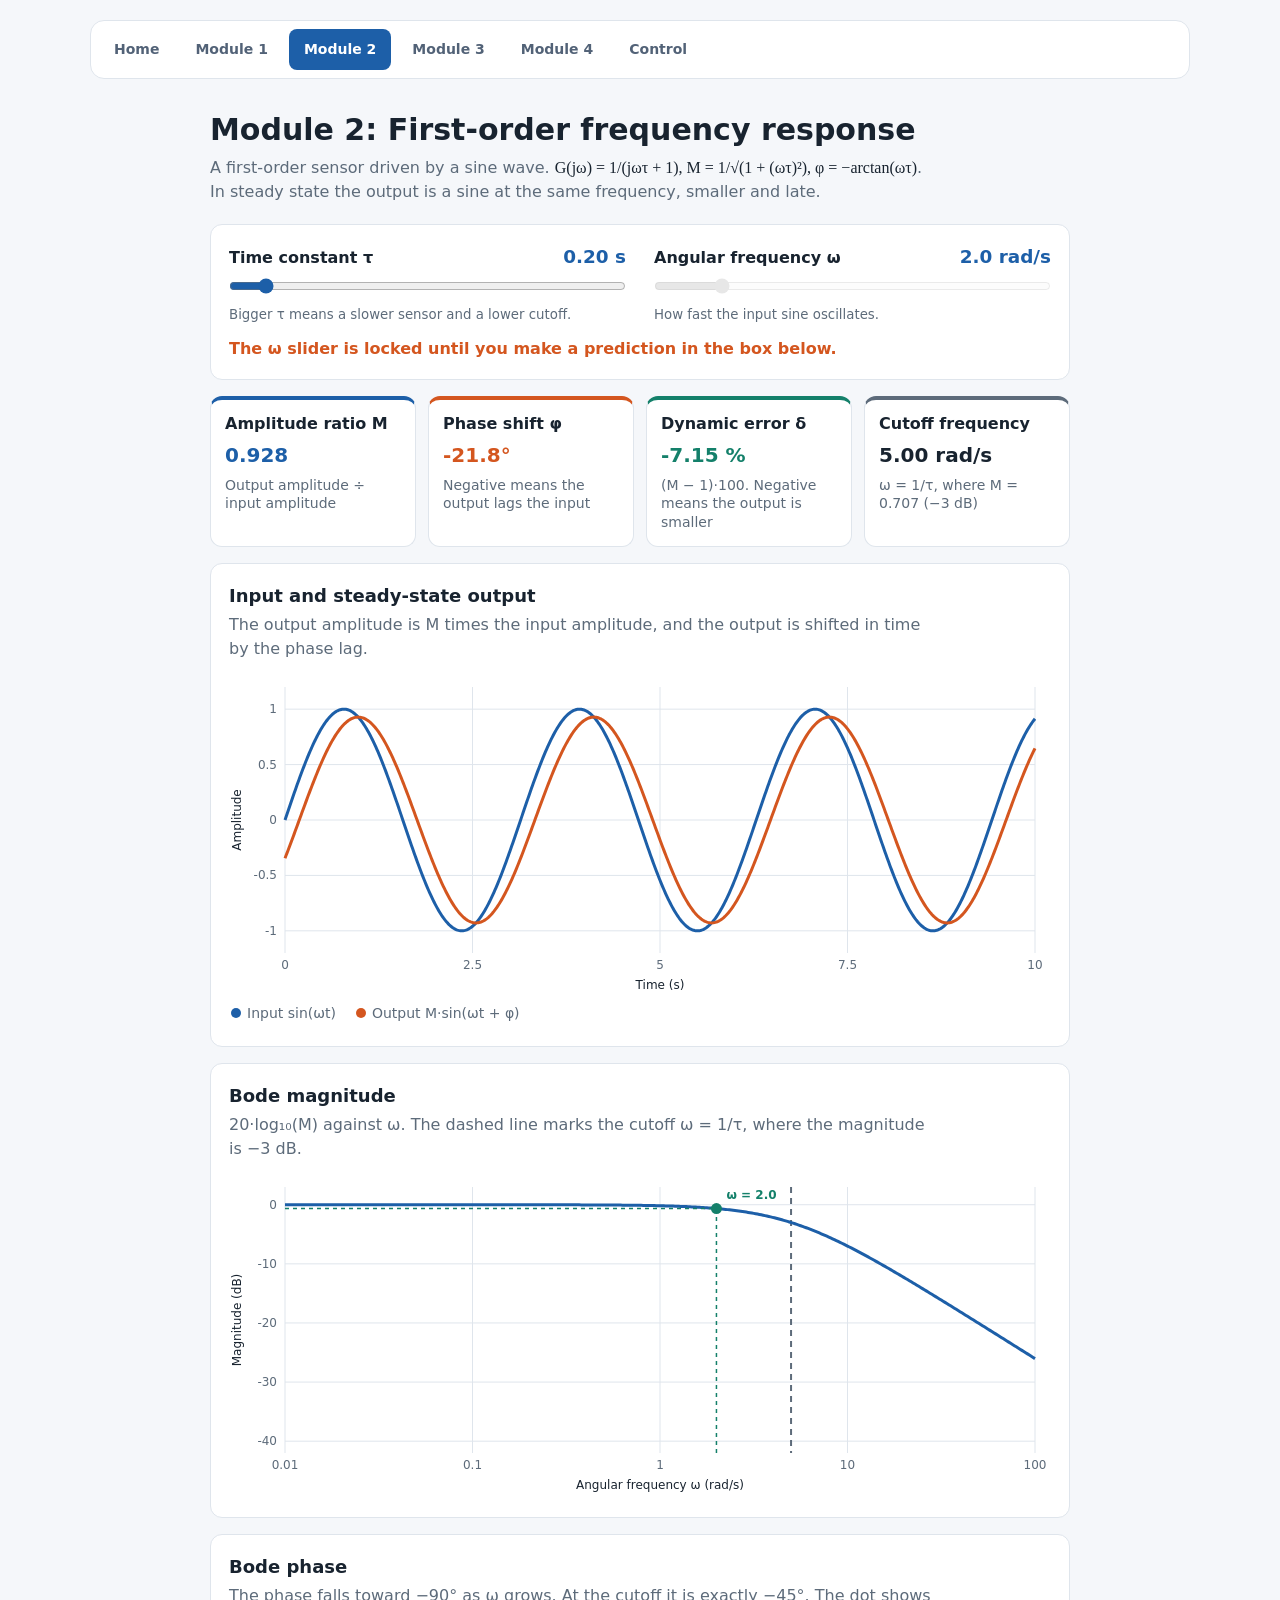
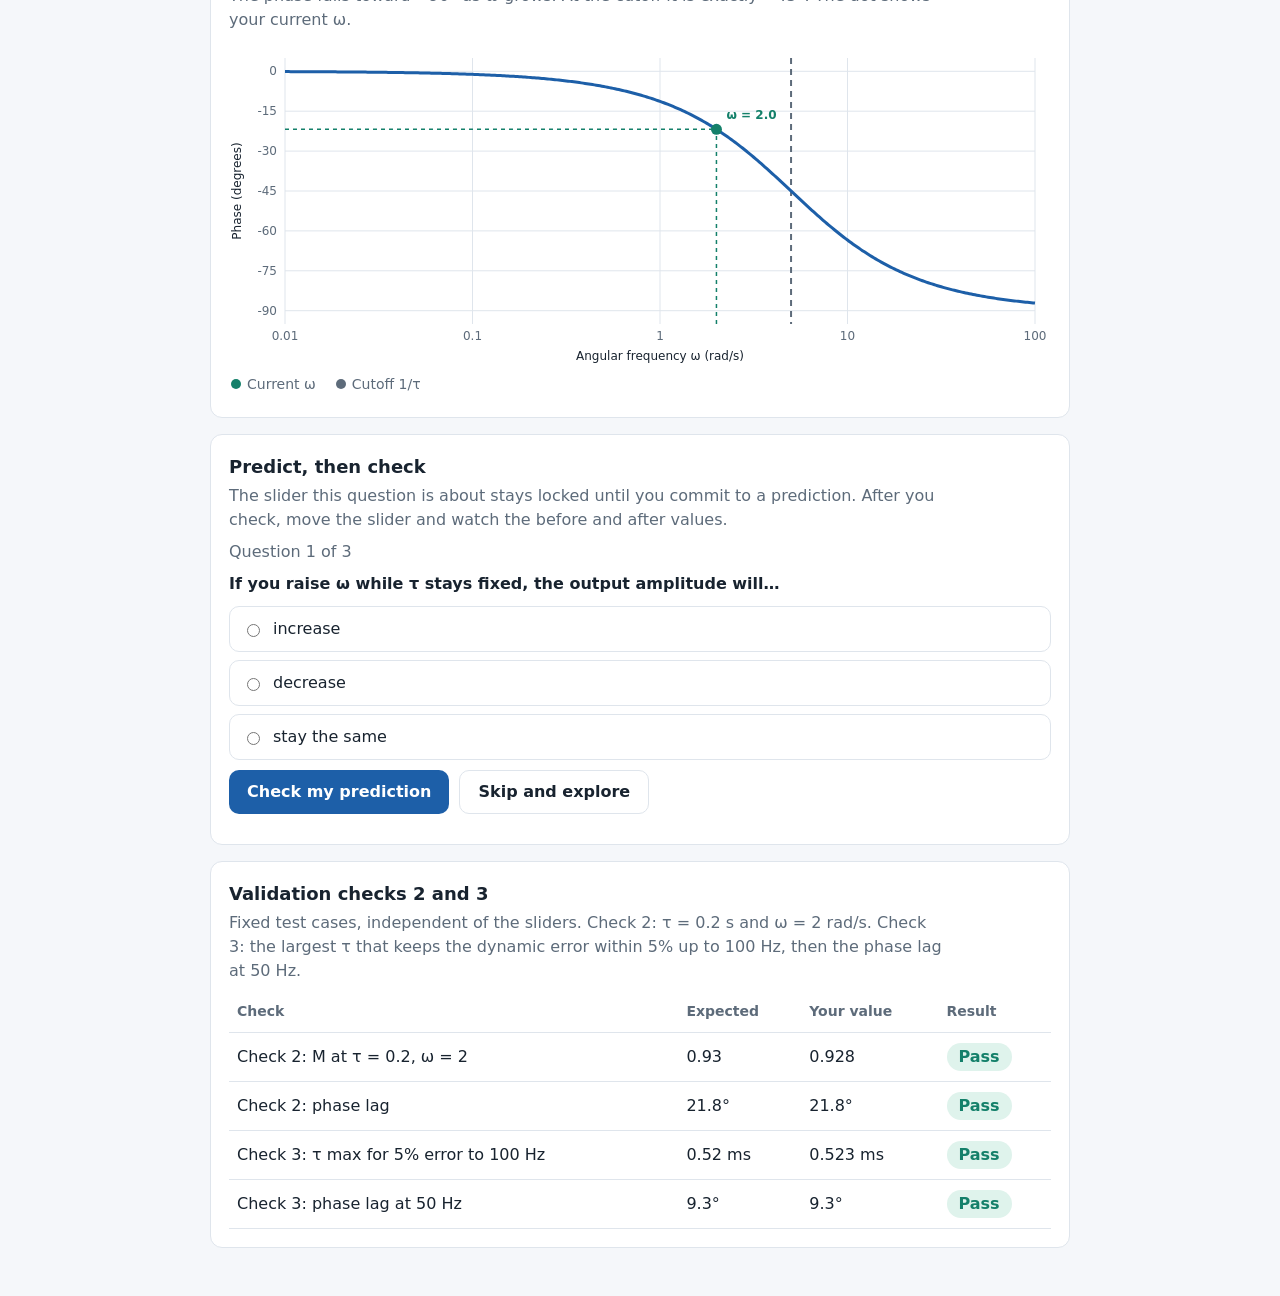
<file: module2/index.html>
<!DOCTYPE html>
<html lang="en">
<head>
<meta charset="UTF-8">
<meta name="viewport" content="width=device-width, initial-scale=1, viewport-fit=cover">
<title>Module 2: First-order frequency response</title>
<style>
:root{
  --bg:#f5f7fa;--card:#fff;--ink:#18232f;--muted:#5d6b7a;--line:#dfe5ec;
  --curve:#1d5fa8;--mark:#d4561f;--mark2:#14806a;--okbg:#dff3ec;--badbg:#fbe3dc;
  box-sizing:border-box;padding-top:env(safe-area-inset-top,0px);padding-bottom:env(safe-area-inset-bottom,0px);
}
@media (prefers-color-scheme: dark){
  :root:not([data-theme="light"]){color-scheme:dark;--bg:#10161d;--card:#18212b;--ink:#e8eef4;--muted:#9aa9b8;--line:#2b3745;--curve:#6cb0f0;--mark:#ff8a5c;--mark2:#4fd0b0;--okbg:#14382f;--badbg:#4a2219}
}
:root[data-theme="dark"]{color-scheme:dark;--bg:#10161d;--card:#18212b;--ink:#e8eef4;--muted:#9aa9b8;--line:#2b3745;--curve:#6cb0f0;--mark:#ff8a5c;--mark2:#4fd0b0;--okbg:#14382f;--badbg:#4a2219}
html{scroll-padding-top:env(safe-area-inset-top,0px)}
*{box-sizing:border-box}
[hidden]{display:none!important}
body{margin:0;background:var(--bg);color:var(--ink);font-family:system-ui,-apple-system,"Segoe UI",Roboto,Arial,sans-serif;line-height:1.5;padding:20px 16px 48px}
main{max-width:860px;margin:0 auto}
h1{font-size:clamp(22px,4vw,30px);margin:8px 0 4px}
h2{font-size:18px;margin:0 0 4px}
.sub{color:var(--muted);margin:0 0 20px;max-width:70ch}
.formula{font-family:Georgia,"Times New Roman",serif;color:var(--ink)}
.panel{background:var(--card);border:1px solid var(--line);border-radius:12px;padding:18px;margin-top:16px}
.desc{color:var(--muted);margin:0 0 8px;max-width:70ch}
.sliders{display:grid;grid-template-columns:1fr 1fr;gap:20px 28px}
.sl label{display:flex;justify-content:space-between;align-items:baseline;font-weight:600;margin-bottom:6px}
.sl output{font-variant-numeric:tabular-nums;color:var(--curve);font-size:1.15em}
.sl small{display:block;color:var(--muted);margin-top:4px}
input[type=range]{width:100%;accent-color:var(--curve);margin:0}
input[type=range]:disabled{opacity:.45;cursor:not-allowed}
.lockmsg{color:var(--mark);font-weight:600;margin:12px 0 0;min-height:1.5em}
button:focus-visible,input:focus-visible{outline:3px solid var(--mark);outline-offset:2px}
canvas{display:block;width:100%;height:330px}
.legend{display:flex;flex-wrap:wrap;gap:6px 20px;padding:4px 2px;color:var(--muted);font-size:14px}
.legend i{display:inline-block;width:10px;height:10px;border-radius:50%;margin-right:6px}
.read{display:grid;grid-template-columns:repeat(4,1fr);gap:12px;margin-top:16px}
.read div{background:var(--card);border:1px solid var(--line);border-top:4px solid var(--muted);border-radius:12px;padding:14px}
.read span{display:block;font-size:16px;font-weight:700;line-height:1.25;margin-bottom:6px}
.read b{display:block;font-size:20px;font-weight:600;font-variant-numeric:tabular-nums;margin-bottom:6px}
.read small{display:block;color:var(--muted);font-size:14px;line-height:1.35}
.read .a{border-top-color:var(--mark)}.read .a b{color:var(--mark)}
.read .b{border-top-color:var(--mark2)}.read .b b{color:var(--mark2)}
.read .c{border-top-color:var(--curve)}.read .c b{color:var(--curve)}
.opts{display:grid;gap:8px;margin:10px 0}
.opts label{display:flex;gap:10px;align-items:center;padding:10px 12px;border:1px solid var(--line);border-radius:10px;cursor:pointer}
.opts input{accent-color:var(--curve)}
.row{display:flex;flex-wrap:wrap;gap:10px}
.go{font:inherit;font-weight:600;padding:9px 18px;border:0;border-radius:10px;background:var(--curve);color:#fff;cursor:pointer}
.go[disabled]{opacity:.5;cursor:not-allowed}
.sec{font:inherit;font-weight:600;padding:9px 18px;border:1px solid var(--line);border-radius:10px;background:var(--card);color:var(--ink);cursor:pointer}
#pResult{margin:12px 0 0;font-weight:600}
.live{margin-top:12px;padding:12px;border:1px dashed var(--line);border-radius:10px;font-variant-numeric:tabular-nums}
.live div+div{margin-top:4px}
.wrap{overflow-x:auto}
table{width:100%;border-collapse:collapse;min-width:520px}
th,td{text-align:left;padding:10px 8px;border-bottom:1px solid var(--line);font-variant-numeric:tabular-nums}
th{color:var(--muted);font-size:14px}
.pill{display:inline-block;padding:2px 12px;border-radius:99px;font-weight:700}
.pass{background:var(--okbg);color:var(--mark2)}.fail{background:var(--badbg);color:var(--mark)}
@media(max-width:700px){.read{grid-template-columns:1fr 1fr}}
@media(max-width:480px){.sliders{grid-template-columns:1fr}canvas{height:280px}}
</style>
<link rel="stylesheet" href="../assets/site.css">
</head>
<body>
<nav class="site-nav" aria-label="Main navigation"><a href="../">Home</a><a href="../module1/">Module 1</a><a href="../module2/" aria-current="page">Module 2</a><a href="../module3/">Module 3</a><a href="../module4/">Module 4</a><a href="../control/">Control</a></nav>
<main>
  <h1>Module 2: First-order frequency response</h1>
  <p class="sub">A first-order sensor driven by a sine wave. <span class="formula">G(jω) = 1/(jωτ + 1), M = 1/√(1 + (ωτ)²), φ = −arctan(ωτ)</span>. In steady state the output is a sine at the same frequency, smaller and late.</p>

  <div class="panel">
    <div class="sliders">
      <div class="sl">
        <label for="tau">Time constant τ <output id="tauOut" for="tau">0.20 s</output></label>
        <input id="tau" type="range" min="0.05" max="2" step="0.05" value="0.2">
        <small>Bigger τ means a slower sensor and a lower cutoff.</small>
      </div>
      <div class="sl">
        <label for="omega">Angular frequency ω <output id="omegaOut" for="omega">2.0 rad/s</output></label>
        <input id="omega" type="range" min="0.5" max="10" step="0.5" value="2">
        <small>How fast the input sine oscillates.</small>
      </div>
    </div>
    <p class="lockmsg" id="lockMsg" aria-live="polite"></p>
  </div>

  <section class="read" id="cards" aria-live="polite" aria-label="Key values"></section>

  <div class="panel">
    <h2>Input and steady-state output</h2>
    <p class="desc">The output amplitude is M times the input amplitude, and the output is shifted in time by the phase lag.</p>
    <canvas id="plotSine" role="img" aria-label="Input and output sine waves versus time"></canvas>
    <div class="legend"><span><i style="background:var(--curve)"></i>Input sin(ωt)</span><span><i style="background:var(--mark)"></i>Output M·sin(ωt + φ)</span></div>
  </div>

  <div class="panel">
    <h2>Bode magnitude</h2>
    <p class="desc">20·log₁₀(M) against ω. The dashed line marks the cutoff ω = 1/τ, where the magnitude is −3 dB.</p>
    <canvas id="plotMag" role="img" aria-label="Bode magnitude plot in decibels versus angular frequency"></canvas>
  </div>

  <div class="panel">
    <h2>Bode phase</h2>
    <p class="desc">The phase falls toward −90° as ω grows. At the cutoff it is exactly −45°. The dot shows your current ω.</p>
    <canvas id="plotPh" role="img" aria-label="Bode phase plot in degrees versus angular frequency"></canvas>
    <div class="legend"><span><i style="background:var(--mark2)"></i>Current ω</span><span><i style="background:var(--muted)"></i>Cutoff 1/τ</span></div>
  </div>

  <div class="panel" id="predict">
    <h2>Predict, then check</h2>
    <p class="desc">The slider this question is about stays locked until you commit to a prediction. After you check, move the slider and watch the before and after values.</p>
    <p class="desc" id="pQn"></p>
    <p id="pQ" style="font-weight:600;margin:6px 0"></p>
    <div class="opts" id="pOpts" role="radiogroup" aria-labelledby="pQ"></div>
    <div class="row">
      <button class="go" id="pGo">Check my prediction</button>
      <button class="sec" id="pNext" hidden>Next question</button>
      <button class="sec" id="pSkip">Skip and explore</button>
    </div>
    <p id="pResult" aria-live="polite"></p>
    <div class="live" id="pLive" hidden></div>
  </div>

  <div class="panel">
    <h2>Validation checks 2 and 3</h2>
    <p class="desc">Fixed test cases, independent of the sliders. Check 2: τ = 0.2 s and ω = 2 rad/s. Check 3: the largest τ that keeps the dynamic error within 5% up to 100 Hz, then the phase lag at 50 Hz.</p>
    <div class="wrap"><table>
      <thead><tr><th>Check</th><th>Expected</th><th>Your value</th><th>Result</th></tr></thead>
      <tbody id="vbody"></tbody>
    </table></div>
  </div>
</main>

<script>
const $ = id => document.getElementById(id);
const FF = "system-ui, Arial, sans-serif", D = 180/Math.PI;
let tau = 0.2, w = 2, C = {};

const mag = (om,t) => 1/Math.sqrt(1 + (om*t)**2);
const ph  = (om,t) => -Math.atan(om*t)*D;
const css = n => getComputedStyle(document.documentElement).getPropertyValue(n).trim();

function setup(cv){
  const W = cv.clientWidth, H = cv.clientHeight, r = window.devicePixelRatio || 1;
  cv.width = Math.round(W*r); cv.height = Math.round(H*r);
  const c = cv.getContext("2d"); c.setTransform(r,0,0,r,0,0); c.clearRect(0,0,W,H);
  return {c, W, H};
}
/* log = true: x axis runs 0.01 to 100 rad/s on a log scale; otherwise 0 to xmax linear */
function geo(W,H,ymin,ymax,xmax,log){
  const L=56,R=16,T=18,B=46,pw=W-L-R,ph=H-T-B;
  return {L,T,pw,ph,ymin,W,xmax,
    px: log ? x=>L+(Math.log10(x)+2)/4*pw : x=>L+x/xmax*pw,
    py: v=>T+(ymax-v)/(ymax-ymin)*ph};
}
function frame(c,g,xt,xfmt,yt,xl,yl){
  c.font="12px "+FF; c.lineWidth=1;
  for(const x of xt){
    c.strokeStyle=C.line; c.beginPath(); c.moveTo(g.px(x),g.T); c.lineTo(g.px(x),g.T+g.ph); c.stroke();
    c.fillStyle=C.muted; c.textAlign="center"; c.fillText(xfmt(x),g.px(x),g.T+g.ph+16);
  }
  for(const v of yt){
    c.strokeStyle=C.line; c.beginPath(); c.moveTo(g.L,g.py(v)); c.lineTo(g.L+g.pw,g.py(v)); c.stroke();
    c.fillStyle=C.muted; c.textAlign="right"; c.fillText(+v.toFixed(2),g.L-8,g.py(v)+4);
  }
  c.fillStyle=C.ink; c.textAlign="center"; c.fillText(xl,g.L+g.pw/2,g.T+g.ph+36);
  c.save(); c.translate(12,g.T+g.ph/2); c.rotate(-Math.PI/2); c.fillText(yl,0,0); c.restore();
}
function line(c,g,f,xs,col){
  c.strokeStyle=col; c.lineWidth=3; c.beginPath();
  xs.forEach((x,i)=>{ i ? c.lineTo(g.px(x),g.py(f(x))) : c.moveTo(g.px(x),g.py(f(x))); });
  c.stroke();
}
function txt(c,g,s,x,y,col){
  c.font="600 12px "+FF; c.fillStyle=col; c.textAlign="left";
  const tw = c.measureText(s).width;
  c.fillText(s, x+tw > g.W-8 ? x-tw-20 : x, y);
}
function dot(c,g,x,y,col,label,dx,dy){
  c.strokeStyle=col; c.lineWidth=1.5; c.setLineDash([4,4]);
  c.beginPath(); c.moveTo(g.px(x),g.py(g.ymin)); c.lineTo(g.px(x),g.py(y)); c.moveTo(g.L,g.py(y)); c.lineTo(g.px(x),g.py(y)); c.stroke(); c.setLineDash([]);
  c.fillStyle=col; c.beginPath(); c.arc(g.px(x),g.py(y),5.5,0,7); c.fill();
  txt(c,g,label,g.px(x)+dx,g.py(y)+dy,col);
}
function cutoffLine(c,g){
  c.strokeStyle=C.muted; c.lineWidth=2; c.setLineDash([6,5]);
  c.beginPath(); c.moveTo(g.px(1/tau),g.T); c.lineTo(g.px(1/tau),g.T+g.ph); c.stroke(); c.setLineDash([]);
}

function chartSine(){
  const {c,W,H} = setup($("plotSine")), g = geo(W,H,-1.2,1.2,10,false);
  frame(c,g,[0,2.5,5,7.5,10],x=>x,[-1,-0.5,0,0.5,1],"Time (s)","Amplitude");
  const ts = Array.from({length:801},(_,i)=>i/80);
  line(c,g,t=>Math.sin(w*t),ts,C.curve);
  line(c,g,t=>mag(w,tau)*Math.sin(w*t - Math.atan(w*tau)),ts,C.m1);
}
function bode(id,f,ymin,ymax,yt,yl,label){
  const {c,W,H} = setup($(id)), g = geo(W,H,ymin,ymax,0,true);
  frame(c,g,[0.01,0.1,1,10,100],x=>String(x),yt,"Angular frequency ω (rad/s)",yl);
  cutoffLine(c,g);
  line(c,g,x=>f(x,tau),Array.from({length:401},(_,i)=>Math.pow(10,-2+i/100)),C.curve);
  dot(c,g,w,f(w,tau),C.m2,label,10,-10);
}
const dB = (om,t) => 20*Math.log10(mag(om,t));

function cards(){
  const M = mag(w,tau), d = (M-1)*100;
  const list = [
    {k:"c",t:"Amplitude ratio M",v:M.toFixed(3),n:"Output amplitude ÷ input amplitude"},
    {k:"a",t:"Phase shift φ",v:ph(w,tau).toFixed(1)+"°",n:"Negative means the output lags the input"},
    {k:"b",t:"Dynamic error δ",v:d.toFixed(2)+" %",n:"(M − 1)·100. Negative means the output is smaller"},
    {k:"d",t:"Cutoff frequency",v:(1/tau).toFixed(2)+" rad/s",n:"ω = 1/τ, where M = 0.707 (−3 dB)"}
  ];
  $("cards").innerHTML = list.map(x=>`<div class="${x.k}"><span>${x.t}</span><b>${x.v}</b><small>${x.n}</small></div>`).join("");
}

/* Validation checks 2 and 3: fixed cases, not tied to the sliders */
function validation(){
  const M2 = mag(2,0.2), p2 = -ph(2,0.2);
  const tMax = Math.sqrt(1/(0.95**2) - 1)/(2*Math.PI*100), tMs = tMax*1000;
  const p50 = -ph(2*Math.PI*50,tMax);
  const rows = [
    ["Check 2: M at τ = 0.2, ω = 2", 0.93, M2, 0.01, 3, ""],
    ["Check 2: phase lag", 21.8, p2, 0.1, 1, "°"],
    ["Check 3: τ max for 5% error to 100 Hz", 0.52, tMs, 0.01, 3, " ms"],
    ["Check 3: phase lag at 50 Hz", 9.3, p50, 0.2, 1, "°"]
  ];
  $("vbody").innerHTML = rows.map(r=>{
    const ok = Math.abs(r[2]-r[1]) < r[3];
    return `<tr><td>${r[0]}</td><td>${r[1]}${r[5]}</td><td>${r[2].toFixed(r[4])}${r[5]}</td><td><span class="pill ${ok?"pass":"fail"}">${ok?"Pass":"Fail"}</span></td></tr>`;
  }).join("");
}

/* Predict, then check: the relevant slider stays locked until checked */
const QS = [
  {slider:"omega", q:"If you raise ω while τ stays fixed, the output amplitude will…",
   o:["increase","decrease","stay the same"], a:1,
   e:"M = 1/√(1 + (ωτ)²) shrinks as ωτ grows, so a faster input gets through with a smaller amplitude.",
   obs:()=>[["Amplitude ratio M", mag(w,tau).toFixed(3)]]},
  {slider:"tau", q:"If you make τ larger at a fixed ω, the phase lag will…",
   o:["shrink","grow","stay the same"], a:1,
   e:"φ = −arctan(ωτ). A larger τ makes ωτ bigger, so the lag grows toward 90°.",
   obs:()=>[["Phase shift φ", ph(w,tau).toFixed(1)+"°"]]},
  {slider:"tau", q:"If you make τ larger, the cutoff frequency 1/τ will…",
   o:["rise","fall","stay the same"], a:1,
   e:"The cutoff is 1/τ, so a slower sensor has a lower bandwidth.",
   obs:()=>[["Cutoff frequency", (1/tau).toFixed(2)+" rad/s"]]}
];
let qi = 0, checked = false, baseline = null;

function lock(slider){
  $("tau").disabled = slider === "tau";
  $("omega").disabled = slider === "omega";
  $("lockMsg").textContent = slider
    ? "The " + (slider==="tau" ? "τ" : "ω") + " slider is locked until you make a prediction in the box below."
    : "";
}
function renderLive(){
  const box = $("pLive");
  if(!checked){ box.hidden = true; return; }
  const now = QS[qi].obs();
  box.hidden = false;
  box.innerHTML = now.map((n,i)=>`<div><b>${n[0]}:</b> before ${baseline[i][1]} → now ${n[1]}</div>`).join("");
}
function predict(){
  const p = QS[qi];
  checked = false; baseline = null;
  $("pQn").textContent = "Question " + (qi+1) + " of " + QS.length;
  $("pQ").textContent = p.q; $("pResult").textContent = "";
  $("pOpts").innerHTML = p.o.map((o,i)=>`<label><input type="radio" name="pred" value="${i}"> ${o}</label>`).join("");
  $("pGo").disabled = false; $("pNext").hidden = true; $("pSkip").hidden = false;
  lock(p.slider); renderLive();
}
$("pGo").addEventListener("click",()=>{
  const p = QS[qi], sel = document.querySelector("input[name=pred]:checked");
  if(!sel){ $("pResult").textContent = "Pick an answer first."; return; }
  $("pResult").textContent = (+sel.value===p.a ? "Correct. " : "Not quite. ") + p.e + " Now move the slider and watch the numbers below.";
  document.querySelectorAll("input[name=pred]").forEach(r=>r.disabled = true);
  baseline = p.obs(); checked = true;
  $("pGo").disabled = true; $("pNext").hidden = false; $("pSkip").hidden = true;
  lock(null); renderLive();
});
$("pNext").addEventListener("click",()=>{ qi = (qi+1) % QS.length; predict(); });
$("pSkip").addEventListener("click",()=>{
  lock(null); $("pSkip").hidden = true;
  $("pResult").textContent = "Unlocked without a prediction. You can still pick an answer and check it.";
});

function draw(){
  tau = +$("tau").value; w = +$("omega").value;
  $("tauOut").textContent = tau.toFixed(2)+" s"; $("omegaOut").textContent = w.toFixed(1)+" rad/s";
  C = {line:css("--line"),muted:css("--muted"),ink:css("--ink"),curve:css("--curve"),m1:css("--mark"),m2:css("--mark2")};
  chartSine();
  bode("plotMag",dB,-42,3,[0,-10,-20,-30,-40],"Magnitude (dB)","ω = "+w.toFixed(1));
  bode("plotPh",ph,-95,5,[0,-15,-30,-45,-60,-75,-90],"Phase (degrees)","ω = "+w.toFixed(1));
  cards(); validation(); renderLive();
}

$("tau").addEventListener("input",draw);
$("omega").addEventListener("input",draw);
window.addEventListener("resize",draw);
matchMedia("(prefers-color-scheme: dark)").addEventListener("change",draw);
predict(); draw();
</script>
</body>
</html>
</file>
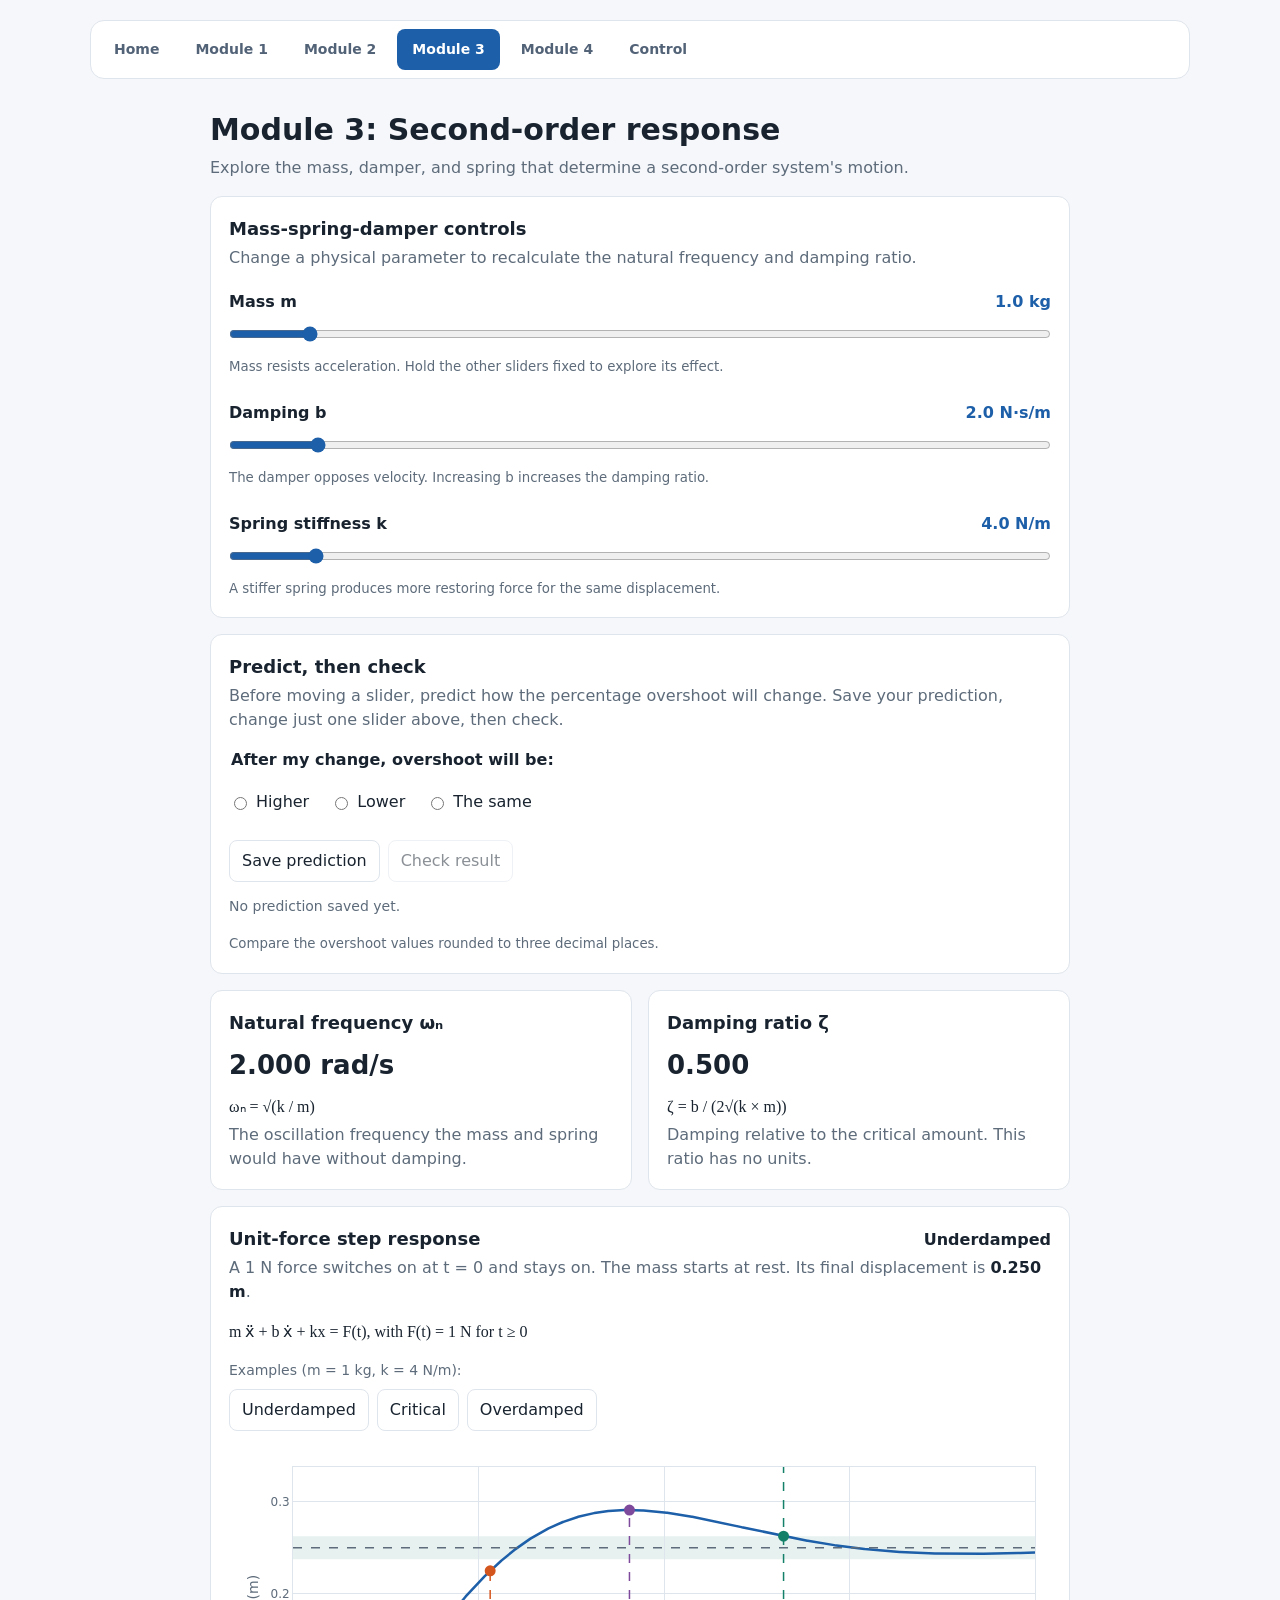
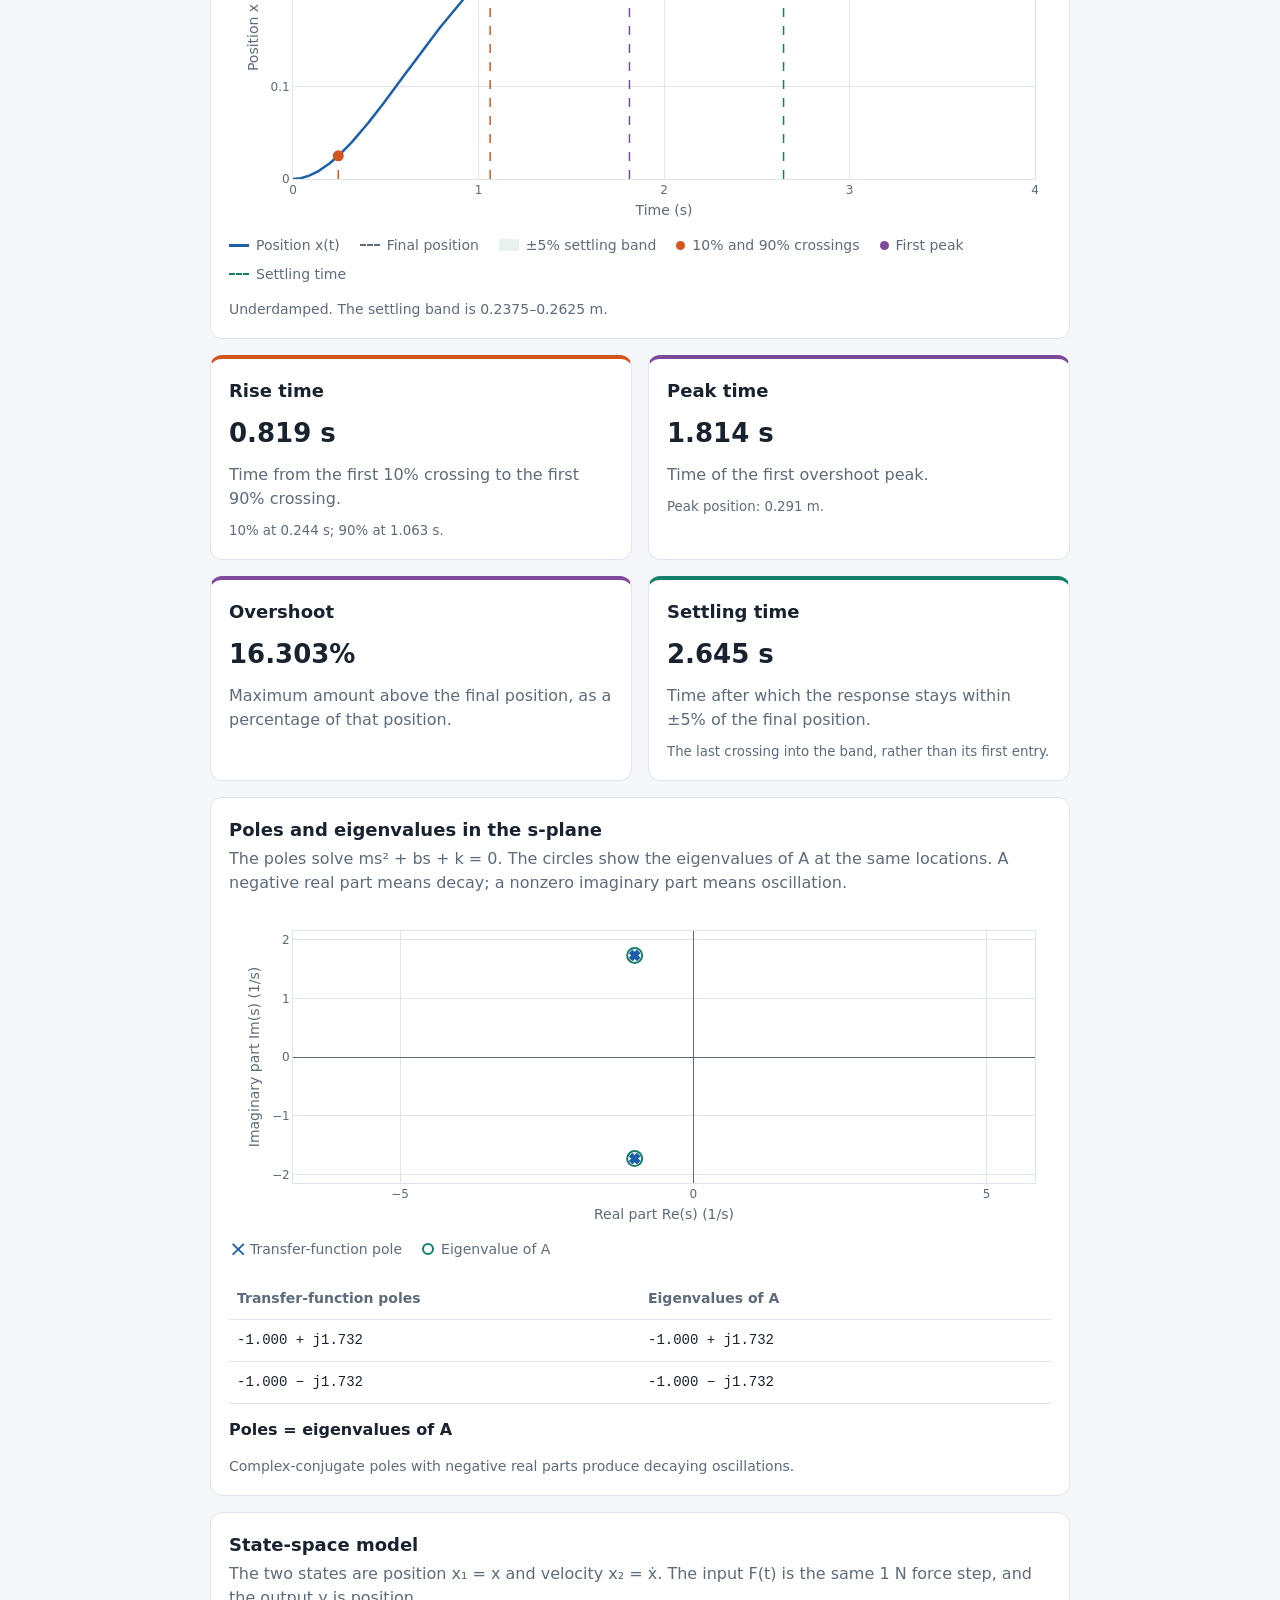
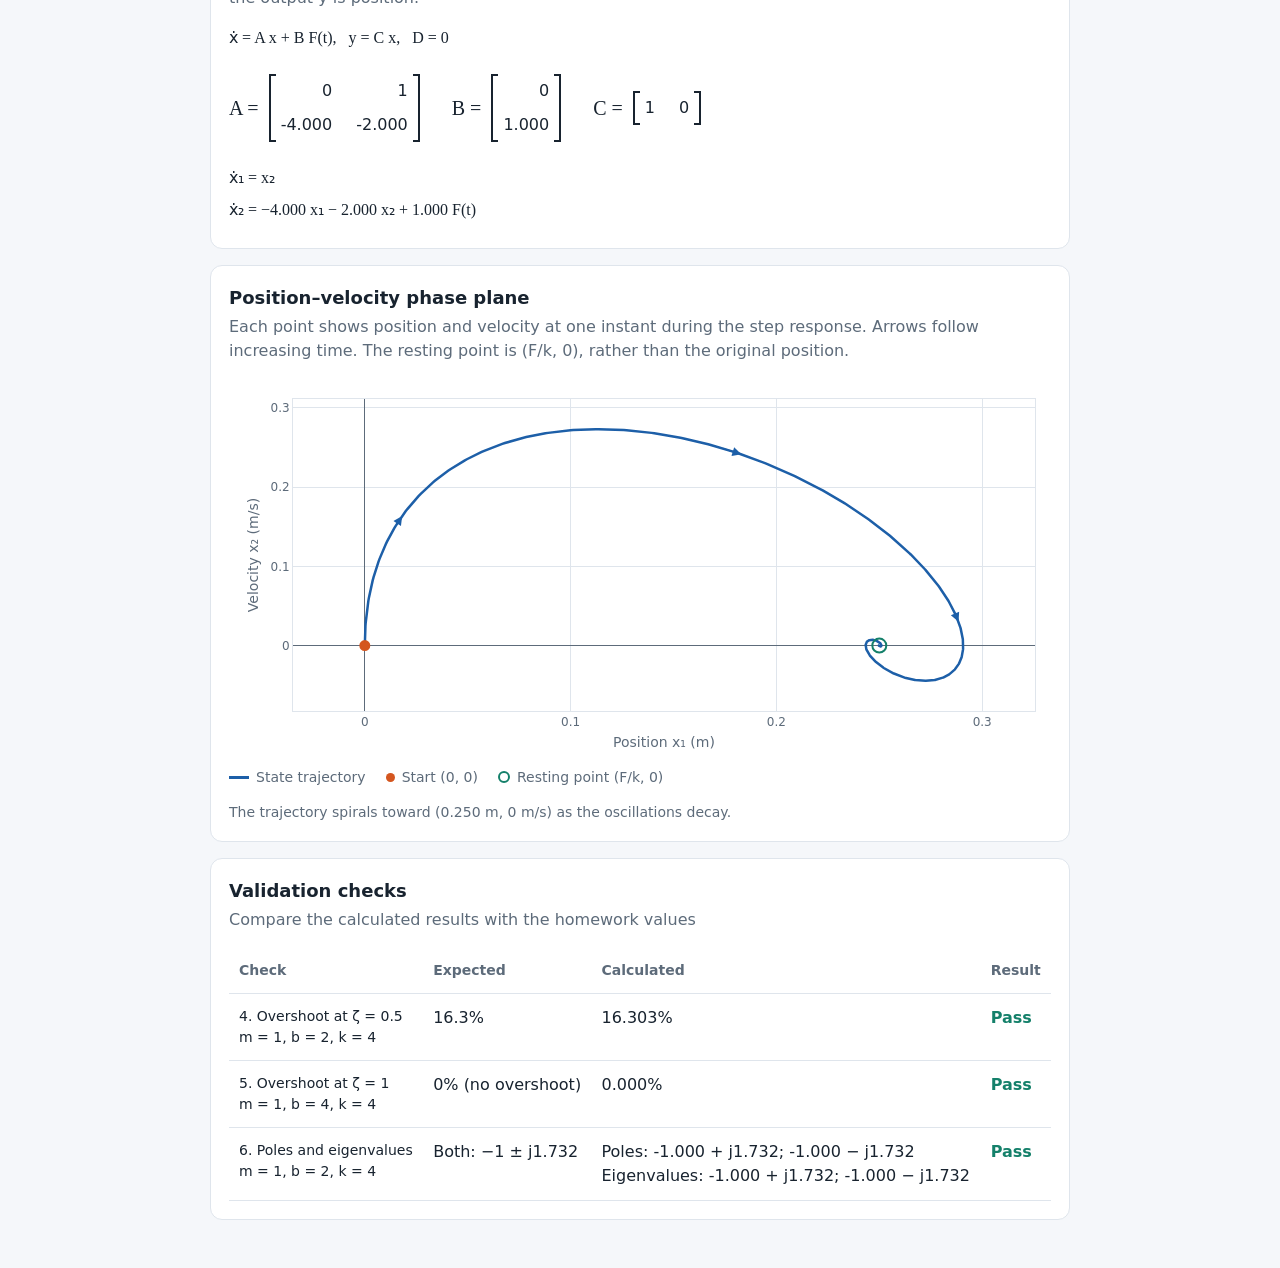
<file: module3/index.html>
<!DOCTYPE html>
<html lang="en">
<head>
  <meta charset="UTF-8">
  <meta name="viewport" content="width=device-width, initial-scale=1">
  <title>Module 3: Second-order response</title>
  <link rel="stylesheet" href="./styles.css">
  <script src="./external-resources/plotly-basic-4.1.1.min.js" defer></script>
  <script src="./script.js" defer></script>
<link rel="stylesheet" href="../assets/site.css">
</head>
<body>
<nav class="site-nav" aria-label="Main navigation"><a href="../">Home</a><a href="../module1/">Module 1</a><a href="../module2/">Module 2</a><a href="../module3/" aria-current="page">Module 3</a><a href="../module4/">Module 4</a><a href="../control/">Control</a></nav>
  <main>
    <h1>Module 3: Second-order response</h1>
    <p class="sub">Explore the mass, damper, and spring that determine a second-order system's motion.</p>

    <section class="panel" aria-labelledby="controls-heading">
      <h2 id="controls-heading">Mass-spring-damper controls</h2>
      <p class="desc">Change a physical parameter to recalculate the natural frequency and damping ratio.</p>

      <div class="sliders">
        <div class="slider">
          <label for="mass">Mass m <output id="massOut" for="mass">1.0 kg</output></label>
          <input id="mass" type="range" min="0.1" max="10" step="0.1" value="1" aria-describedby="mass-help">
          <small id="mass-help">Mass resists acceleration. Hold the other sliders fixed to explore its effect.</small>
        </div>

        <div class="slider">
          <label for="damping">Damping b <output id="dampingOut" for="damping">2.0 N·s/m</output></label>
          <input id="damping" type="range" min="0" max="20" step="0.1" value="2" aria-describedby="damping-help">
          <small id="damping-help">The damper opposes velocity. Increasing b increases the damping ratio.</small>
        </div>

        <div class="slider">
          <label for="stiffness">Spring stiffness k <output id="stiffnessOut" for="stiffness">4.0 N/m</output></label>
          <input id="stiffness" type="range" min="0.1" max="40" step="0.1" value="4" aria-describedby="stiffness-help">
          <small id="stiffness-help">A stiffer spring produces more restoring force for the same displacement.</small>
        </div>
      </div>
    </section>

    <section class="panel" aria-labelledby="prediction-heading">
      <h2 id="prediction-heading">Predict, then check</h2>
      <p class="desc">Before moving a slider, predict how the percentage overshoot will change. Save your prediction, change just one slider above, then check.</p>
      <form id="predictionForm">
        <fieldset class="prediction-choices">
          <legend>After my change, overshoot will be:</legend>
          <label><input type="radio" name="prediction" value="higher" required> Higher</label>
          <label><input type="radio" name="prediction" value="lower" required> Lower</label>
          <label><input type="radio" name="prediction" value="same" required> The same</label>
        </fieldset>
        <div class="activity-actions">
          <button type="submit">Save prediction</button>
          <button id="checkPrediction" type="button" disabled>Check result</button>
        </div>
      </form>
      <p id="predictionBaseline" class="plot-summary">No prediction saved yet.</p>
      <p id="predictionHint" class="plot-summary" aria-live="polite"></p>
      <p id="predictionResult" class="activity-feedback" role="status"></p>
      <small class="desc">Compare the overshoot values rounded to three decimal places.</small>
    </section>

    <section class="results" aria-label="Calculated system parameters" aria-live="polite" aria-atomic="true">
      <div class="panel">
        <h2>Natural frequency ωₙ</h2>
        <output class="value" id="omegaNOut" for="mass stiffness">2.000 rad/s</output>
        <div class="formula">ωₙ = √(k / m)</div>
        <p>The oscillation frequency the mass and spring would have without damping.</p>
      </div>
      <div class="panel">
        <h2>Damping ratio ζ</h2>
        <output class="value" id="zetaOut" for="mass damping stiffness">0.500</output>
        <div class="formula">ζ = b / (2√(k × m))</div>
        <p>Damping relative to the critical amount. This ratio has no units.</p>
      </div>
    </section>
    <section class="panel response-panel" aria-labelledby="response-heading">
      <div class="response-heading">
        <h2 id="response-heading">Unit-force step response</h2>
        <span id="responseCase" class="case-label">Underdamped</span>
      </div>
      <p class="desc">A 1 N force switches on at t = 0 and stays on. The mass starts at rest. Its final displacement is <output id="finalValueOut" for="stiffness">0.250 m</output>.</p>
      <p class="formula model-equation">m ẍ + b ẋ + kx = F(t), with F(t) = 1 N for t ≥ 0</p>
      <div class="examples" role="group" aria-label="Example damping cases">
        <span>Examples (m = 1 kg, k = 4 N/m):</span>
        <button type="button" data-damping="2">Underdamped</button>
        <button type="button" data-damping="4">Critical</button>
        <button type="button" data-damping="8">Overdamped</button>
      </div>
      <div id="responsePlot" class="plot" role="img" aria-label="Position versus time after a 1 N force step" aria-describedby="responseSummary"></div>
      <div class="legend" aria-label="Plot legend">
        <span><i class="swatch output-line" aria-hidden="true"></i>Position x(t)</span>
        <span><i class="swatch final-line" aria-hidden="true"></i>Final position</span>
        <span><i class="swatch band" aria-hidden="true"></i>±5% settling band</span>
        <span><i class="swatch rise-dot" aria-hidden="true"></i>10% and 90% crossings</span>
        <span><i class="swatch peak-dot" aria-hidden="true"></i>First peak</span>
        <span><i class="swatch settling-line" aria-hidden="true"></i>Settling time</span>
      </div>
      <p id="responseSummary" class="plot-summary"></p>
    </section>

    <section class="measurements" aria-label="Response measurements" aria-live="polite" aria-atomic="true">
      <div class="panel metric rise-metric">
        <h2>Rise time</h2>
        <output id="riseTimeOut" class="value" for="mass damping stiffness"></output>
        <p>Time from the first 10% crossing to the first 90% crossing.</p>
        <small id="riseDetails"></small>
      </div>
      <div class="panel metric peak-metric">
        <h2>Peak time</h2>
        <output id="peakTimeOut" class="value" for="mass damping stiffness"></output>
        <p>Time of the first overshoot peak.</p>
        <small id="peakDetails"></small>
      </div>
      <div class="panel metric overshoot-metric">
        <h2>Overshoot</h2>
        <output id="overshootOut" class="value" for="mass damping stiffness"></output>
        <p>Maximum amount above the final position, as a percentage of that position.</p>
      </div>
      <div class="panel metric settling-metric">
        <h2>Settling time</h2>
        <output id="settlingTimeOut" class="value" for="mass damping stiffness"></output>
        <p>Time after which the response stays within ±5% of the final position.</p>
        <small id="settlingDetails"></small>
      </div>
    </section>
    <section class="panel" aria-labelledby="poles-heading">
      <h2 id="poles-heading">Poles and eigenvalues in the s-plane</h2>
      <p class="desc">The poles solve ms² + bs + k = 0. The circles show the eigenvalues of A at the same locations. A negative real part means decay; a nonzero imaginary part means oscillation.</p>
      <div id="polePlot" class="plot" role="img" aria-label="Transfer-function poles and state-matrix eigenvalues in the complex s-plane" aria-describedby="poleSummary"></div>
      <div class="legend" aria-label="Pole plot legend">
        <span><i class="swatch pole-mark" aria-hidden="true">×</i>Transfer-function pole</span>
        <span><i class="swatch eigen-mark" aria-hidden="true"></i>Eigenvalue of A</span>
      </div>
      <div aria-live="polite" aria-atomic="true">
        <table class="pole-table">
          <thead><tr><th scope="col">Transfer-function poles</th><th scope="col">Eigenvalues of A</th></tr></thead>
          <tbody>
            <tr><td id="pole1Out"></td><td id="eigen1Out"></td></tr>
            <tr><td id="pole2Out"></td><td id="eigen2Out"></td></tr>
          </tbody>
        </table>
        <p id="eigenMatchOut" class="match-note"></p>
        <p id="poleSummary" class="plot-summary"></p>
      </div>
    </section>

    <section class="panel" aria-labelledby="state-heading">
      <h2 id="state-heading">State-space model</h2>
      <p class="desc">The two states are position x₁ = x and velocity x₂ = ẋ. The input F(t) is the same 1 N force step, and the output y is position.</p>
      <p class="formula">ẋ = A x + B F(t), &nbsp; y = C x, &nbsp; D = 0</p>
      <div class="matrix-row" aria-label="State-space matrices" aria-live="polite" aria-atomic="true">
        <div class="matrix-block">
          <span class="matrix-name">A =</span>
          <table class="matrix" aria-label="A, the state matrix"><tbody>
            <tr><td>0</td><td>1</td></tr>
            <tr><td id="a21Out"></td><td id="a22Out"></td></tr>
          </tbody></table>
        </div>
        <div class="matrix-block">
          <span class="matrix-name">B =</span>
          <table class="matrix" aria-label="B, the input matrix"><tbody>
            <tr><td>0</td></tr><tr><td id="b2Out"></td></tr>
          </tbody></table>
        </div>
        <div class="matrix-block">
          <span class="matrix-name">C =</span>
          <table class="matrix" aria-label="C, the output matrix"><tbody>
            <tr><td>1</td><td>0</td></tr>
          </tbody></table>
        </div>
      </div>
      <div class="state-equations" aria-live="polite" aria-atomic="true">
        <p class="formula">ẋ₁ = x₂</p>
        <p class="formula" id="accelerationEquation"></p>
      </div>
    </section>

    <section class="panel" aria-labelledby="phase-heading">
      <h2 id="phase-heading">Position–velocity phase plane</h2>
      <p class="desc">Each point shows position and velocity at one instant during the step response. Arrows follow increasing time. The resting point is (F/k, 0), rather than the original position.</p>
      <div id="phasePlot" class="plot" role="img" aria-label="Velocity against position during the force-step response" aria-describedby="phaseSummary"></div>
      <div class="legend" aria-label="Phase-plane legend">
        <span><i class="swatch output-line" aria-hidden="true"></i>State trajectory</span>
        <span><i class="swatch start-mark" aria-hidden="true"></i>Start (0, 0)</span>
        <span><i class="swatch equilibrium-mark" aria-hidden="true"></i>Resting point (F/k, 0)</span>
      </div>
      <p id="phaseSummary" class="plot-summary" aria-live="polite"></p>
    </section>
    <section class="panel" aria-labelledby="validation-heading">
      <h2 id="validation-heading">Validation checks</h2>
      <p class="desc">Compare the calculated results with the homework values</p>
      <div class="table-scroll" role="region" aria-label="Validation results; scroll horizontally on small screens" tabindex="0">
        <table class="validation-table">
          <thead><tr><th scope="col">Check</th><th scope="col">Expected</th><th scope="col">Calculated</th><th scope="col">Result</th></tr></thead>
          <tbody id="validationBody"></tbody>
        </table>
      </div>
    </section>
  </main>
</body>
</html>
</file>
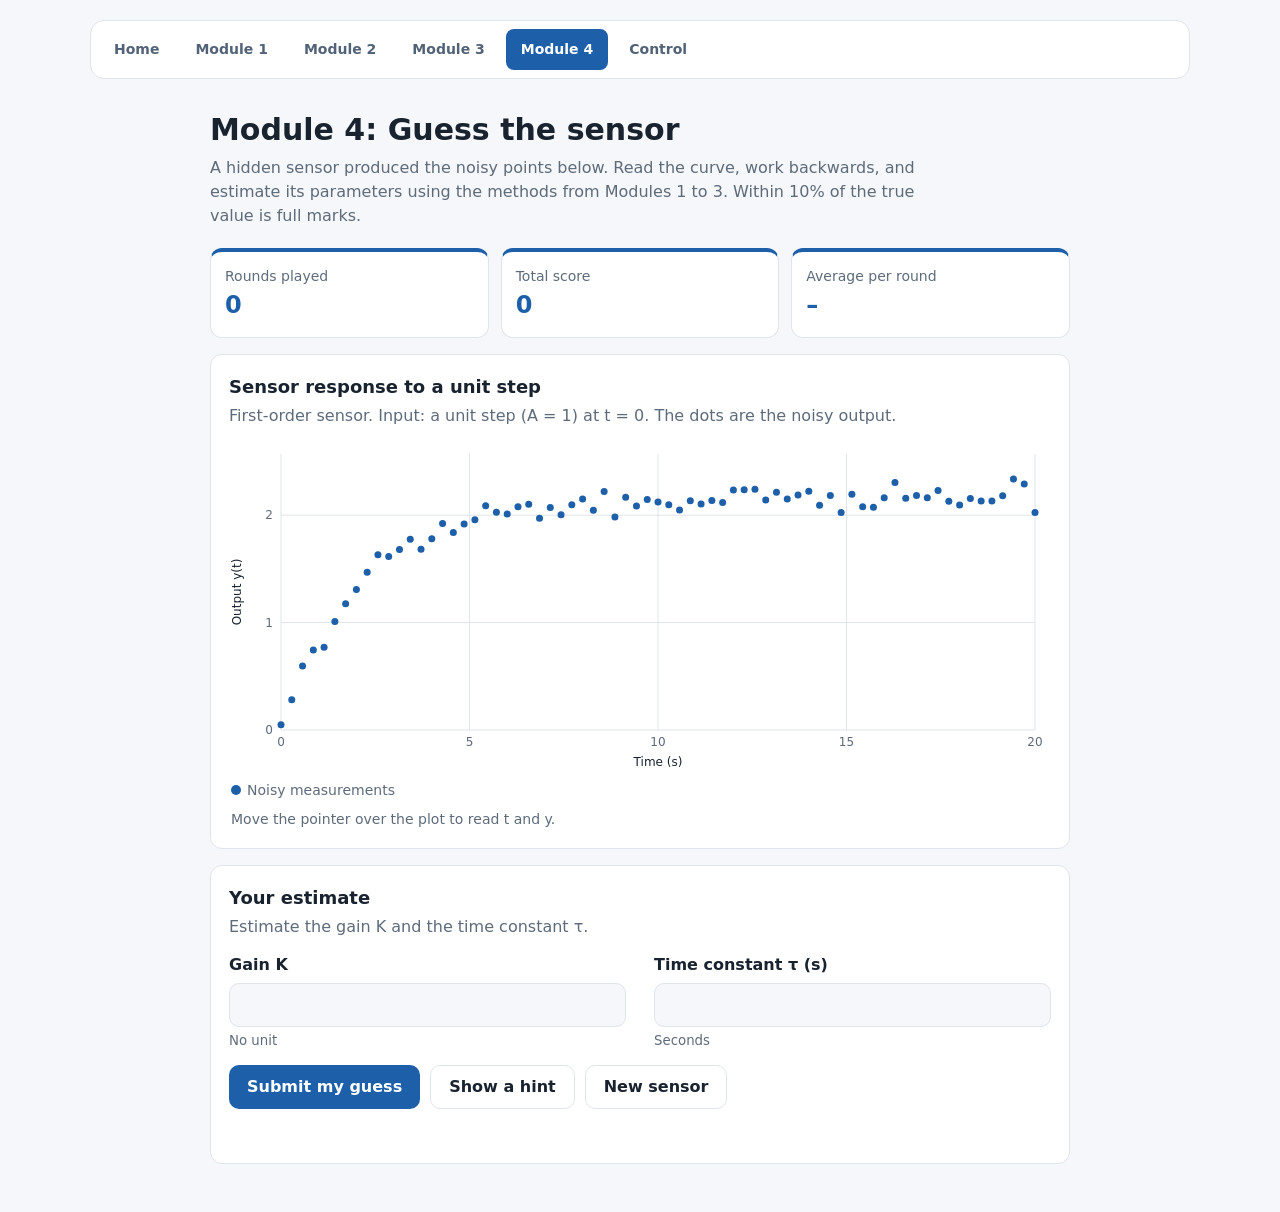
<file: module4/index.html>
<!DOCTYPE html>
<html lang="en">
<head>
<meta charset="UTF-8">
<meta name="viewport" content="width=device-width, initial-scale=1, viewport-fit=cover">
<title>Module 4: Guess the sensor</title>
<style>
:root{
  --bg:#f5f7fa;--card:#fff;--ink:#18232f;--muted:#5d6b7a;--line:#dfe5ec;
  --curve:#1d5fa8;--mark:#d4561f;--mark2:#14806a;--okbg:#dff3ec;--badbg:#fbe3dc;
  box-sizing:border-box;padding-top:env(safe-area-inset-top,0px);padding-bottom:env(safe-area-inset-bottom,0px);
}
@media (prefers-color-scheme: dark){
  :root:not([data-theme="light"]){color-scheme:dark;--bg:#10161d;--card:#18212b;--ink:#e8eef4;--muted:#9aa9b8;--line:#2b3745;--curve:#6cb0f0;--mark:#ff8a5c;--mark2:#4fd0b0;--okbg:#14382f;--badbg:#4a2219}
}
:root[data-theme="dark"]{color-scheme:dark;--bg:#10161d;--card:#18212b;--ink:#e8eef4;--muted:#9aa9b8;--line:#2b3745;--curve:#6cb0f0;--mark:#ff8a5c;--mark2:#4fd0b0;--okbg:#14382f;--badbg:#4a2219}
html{scroll-padding-top:env(safe-area-inset-top,0px)}
*{box-sizing:border-box}
[hidden]{display:none!important}
body{margin:0;background:var(--bg);color:var(--ink);font-family:system-ui,-apple-system,"Segoe UI",Roboto,Arial,sans-serif;line-height:1.5;padding:20px 16px 48px}
main{max-width:860px;margin:0 auto}
h1{font-size:clamp(22px,4vw,30px);margin:8px 0 4px}
h2{font-size:18px;margin:0 0 4px}
.sub{color:var(--muted);margin:0 0 20px;max-width:70ch}
.panel{background:var(--card);border:1px solid var(--line);border-radius:12px;padding:18px;margin-top:16px}
.desc{color:var(--muted);margin:0 0 8px;max-width:70ch}
.score{display:grid;grid-template-columns:repeat(3,1fr);gap:12px;margin-top:16px}
.score div{background:var(--card);border:1px solid var(--line);border-top:4px solid var(--curve);border-radius:12px;padding:14px}
.score span{display:block;font-size:14px;color:var(--muted)}
.score b{display:block;font-size:24px;font-variant-numeric:tabular-nums;color:var(--curve)}
canvas{display:block;width:100%;height:340px;touch-action:pan-y}
.legend{display:flex;flex-wrap:wrap;gap:6px 20px;padding:4px 2px;color:var(--muted);font-size:14px}
.legend i{display:inline-block;width:10px;height:10px;border-radius:50%;margin-right:6px}
#readout{color:var(--muted);font-size:14px;margin:4px 2px 0;min-height:1.5em;font-variant-numeric:tabular-nums}
.fields{display:grid;grid-template-columns:1fr 1fr;gap:16px 28px;margin:14px 0}
.fields label{display:block;font-weight:600;margin-bottom:6px}
.fields input{font:inherit;width:100%;padding:9px 12px;border:1px solid var(--line);border-radius:10px;background:var(--bg);color:var(--ink);font-variant-numeric:tabular-nums}
.fields small{display:block;color:var(--muted);margin-top:4px}
.row{display:flex;flex-wrap:wrap;gap:10px}
.go{font:inherit;font-weight:600;padding:9px 18px;border:0;border-radius:10px;background:var(--curve);color:#fff;cursor:pointer}
.go[disabled]{opacity:.5;cursor:not-allowed}
.sec{font:inherit;font-weight:600;padding:9px 18px;border:1px solid var(--line);border-radius:10px;background:var(--card);color:var(--ink);cursor:pointer}
.sec[disabled]{opacity:.5;cursor:not-allowed}
button:focus-visible,input:focus-visible{outline:3px solid var(--mark);outline-offset:2px}
#hint{margin:12px 0 0;padding:12px;border:1px dashed var(--line);border-radius:10px;color:var(--ink)}
#msg{margin:12px 0 0;font-weight:600;min-height:1.5em}
.wrap{overflow-x:auto}
table{width:100%;border-collapse:collapse;min-width:520px}
th,td{text-align:left;padding:10px 8px;border-bottom:1px solid var(--line);font-variant-numeric:tabular-nums}
th{color:var(--muted);font-size:14px}
.pill{display:inline-block;padding:2px 12px;border-radius:99px;font-weight:700}
.pass{background:var(--okbg);color:var(--mark2)}.fail{background:var(--badbg);color:var(--mark)}
#big{font-size:20px;font-weight:700;margin:0 0 8px}
@media(max-width:480px){.fields{grid-template-columns:1fr}canvas{height:290px}.score b{font-size:20px}}
</style>
<link rel="stylesheet" href="../assets/site.css">
</head>
<body>
<nav class="site-nav" aria-label="Main navigation"><a href="../">Home</a><a href="../module1/">Module 1</a><a href="../module2/">Module 2</a><a href="../module3/">Module 3</a><a href="../module4/" aria-current="page">Module 4</a><a href="../control/">Control</a></nav>
<main>
  <h1>Module 4: Guess the sensor</h1>
  <p class="sub">A hidden sensor produced the noisy points below. Read the curve, work backwards, and estimate its parameters using the methods from Modules 1 to 3. Within 10% of the true value is full marks.</p>
 
  <section class="score" aria-live="polite" aria-label="Session score">
    <div><span>Rounds played</span><b id="sRounds">0</b></div>
    <div><span>Total score</span><b id="sTotal">0</b></div>
    <div><span>Average per round</span><b id="sAvg">–</b></div>
  </section>
 
  <div class="panel">
    <h2 id="title"></h2>
    <p class="desc" id="info"></p>
    <canvas id="plot" role="img" aria-label="Noisy response of a hidden sensor versus time"></canvas>
    <div class="legend" id="lg"></div>
    <p id="readout">Move the pointer over the plot to read t and y.</p>
  </div>
 
  <div class="panel">
    <h2>Your estimate</h2>
    <p class="desc" id="what"></p>
    <div class="fields">
      <div><label for="g1" id="l1"></label><input id="g1" type="number" step="0.01" inputmode="decimal"><small id="s1"></small></div>
      <div><label for="g2" id="l2"></label><input id="g2" type="number" step="0.01" inputmode="decimal"><small id="s2"></small></div>
    </div>
    <div class="row">
      <button class="go" id="bSub">Submit my guess</button>
      <button class="sec" id="bHint">Show a hint</button>
      <button class="sec" id="bNew">New sensor</button>
    </div>
    <p id="msg" aria-live="polite"></p>
    <p id="hint" hidden></p>
  </div>
 
  <div class="panel" id="rev" hidden>
    <p id="big"></p>
    <p class="desc">The solid curve is the true sensor, the dashed curve is your guess.</p>
    <div class="wrap"><table>
      <thead><tr><th>Parameter</th><th>True value</th><th>Your guess</th><th>Error</th><th>Result</th></tr></thead>
      <tbody id="rbody"></tbody>
    </table></div>
  </div>
</main>
 
<script>
const $ = id => document.getElementById(id);
const FF = "system-ui, Arial, sans-serif";
let S = null, C = {}, G = null, rounds = 0, total = 0, hintLvl = 0, revealed = false, guess = null;
 
const rnd = (a,b) => a + Math.random()*(b-a);
const r2 = x => Math.round(x*100)/100;
const css = n => getComputedStyle(document.documentElement).getPropertyValue(n).trim();
function gauss(){ let u=0,v=0; while(!u) u=Math.random(); v=Math.random(); return Math.sqrt(-2*Math.log(u))*Math.cos(2*Math.PI*v); }
function niceCeil(x){
  const p = Math.pow(10, Math.floor(Math.log10(x)));
  for(const m of [1,2,2.5,5,10]) if(m*p >= x - 1e-12) return m*p;
  return 10*p;
}
 
/* Closed-form responses from the slides */
const first = (K,tau) => t => K*(1 - Math.exp(-t/tau));
const firstSine = (K,tau,w) => t => K*(w*tau*Math.exp(-t/tau) + Math.sin(w*t) - w*tau*Math.cos(w*t))/(1 + w*w*tau*tau);
const second = (z,wn) => t => {
  const wd = wn*Math.sqrt(1-z*z);
  return 1 - Math.exp(-z*wn*t)*(Math.cos(wd*t) + z/Math.sqrt(1-z*z)*Math.sin(wd*t));
};
 
function newSensor(){
  const kind = Math.random() < 0.5 ? "first" : "second";
  let s;
  if(kind === "first"){
    const sine = Math.random() < 0.35;
    const K = r2(rnd(0.5,4)), tau = r2(rnd(sine?0.3:0.5, sine?3:6)), w = sine ? r2(rnd(0.5,2)) : 0;
    const tmax = sine ? niceCeil(Math.max(4*2*Math.PI/w, 5*tau)) : niceCeil(6*tau);
    s = {kind, sine, K, tau, w, tmax, f: sine ? firstSine(K,tau,w) : first(K,tau),
         p:[{n:"Gain K",v:K,u:""},{n:"Time constant τ",v:tau,u:" s"}]};
  } else {
    const z = r2(rnd(0.1,0.9)), wn = r2(rnd(1,8));
    s = {kind, sine:false, z, wn, tmax: niceCeil(Math.min(6/(z*wn), 40)), f: second(z,wn),
         p:[{n:"Damping ratio ζ",v:z,u:""},{n:"Natural frequency ωn",v:wn,u:" rad/s"}]};
  }
  let peak = 0; const N = 400;
  for(let i=0;i<=N;i++) peak = Math.max(peak, Math.abs(s.f(i/N*s.tmax)));
  s.sigma = 0.03*peak;
  s.data = [];
  for(let i=0;i<=70;i++){ const t = i/70*s.tmax; s.data.push([t, s.f(t) + s.sigma*gauss()]); }
  return s;
}
 
function startRound(){
  S = newSensor(); revealed = false; guess = null; hintLvl = 0;
  $("rev").hidden = true; $("msg").textContent = ""; $("hint").hidden = true;
  $("bSub").disabled = false; $("bHint").disabled = false; $("bHint").textContent = "Show a hint";
  $("g1").value = ""; $("g2").value = "";
  if(S.kind === "first"){
    $("title").textContent = S.sine ? "Sensor response to a sine input" : "Sensor response to a unit step";
    $("info").textContent = S.sine
      ? "First-order sensor. Input: sin(" + S.w + "·t), shown dashed. The dots are the noisy output."
      : "First-order sensor. Input: a unit step (A = 1) at t = 0. The dots are the noisy output.";
    $("what").textContent = "Estimate the gain K and the time constant τ.";
    $("l1").textContent = "Gain K"; $("s1").textContent = "No unit";
    $("l2").textContent = "Time constant τ (s)"; $("s2").textContent = "Seconds";
  } else {
    $("title").textContent = "Sensor response to a unit step";
    $("info").textContent = "Second-order sensor with DC gain 1. Input: a unit step at t = 0. The dots are the noisy output.";
    $("what").textContent = "Estimate the damping ratio ζ and the natural frequency ωn.";
    $("l1").textContent = "Damping ratio ζ"; $("s1").textContent = "Between 0 and 1";
    $("l2").textContent = "Natural frequency ωn (rad/s)"; $("s2").textContent = "Radians per second";
  }
  draw();
}
 
function setup(cv){
  const w = cv.clientWidth, h = cv.clientHeight, r = window.devicePixelRatio || 1;
  cv.width = Math.round(w*r); cv.height = Math.round(h*r);
  const c = cv.getContext("2d"); c.setTransform(r,0,0,r,0,0); c.clearRect(0,0,w,h);
  return {c,w,h};
}
function strokeFn(c,g,f,col,dash){
  c.strokeStyle = col; c.lineWidth = 3; c.setLineDash(dash || []); c.beginPath();
  for(let i=0;i<=600;i++){ const t = i/600*g.tmax, y = f(t); i ? c.lineTo(g.px(t),g.py(y)) : c.moveTo(g.px(t),g.py(y)); }
  c.stroke(); c.setLineDash([]);
}
 
function draw(){
  if(!S) return;
  C = {line:css("--line"),muted:css("--muted"),ink:css("--ink"),curve:css("--curve"),m1:css("--mark"),m2:css("--mark2")};
  const {c,w,h} = setup($("plot"));
  const gf = revealed ? guessFn() : null;
  let lo = 0, hi = 0;
  S.data.forEach(d => { lo = Math.min(lo,d[1]); hi = Math.max(hi,d[1]); });
  if(S.sine) { lo = Math.min(lo,-1); hi = Math.max(hi,1); }
  const pad = (hi-lo)*0.1, ymin = lo - (lo<0?pad:0), ymax = hi + pad;
  const L=52,R=16,T=18,B=46,pw=w-L-R,ph=h-T-B;
  const g = {L,T,pw,ph,w,h,ymin,ymax,tmax:S.tmax,px:t=>L+t/S.tmax*pw,py:v=>T+(ymax-v)/(ymax-ymin)*ph};
  G = g;
  c.font = "12px "+FF; c.lineWidth = 1;
  for(let i=0;i<=4;i++){
    const t = i*S.tmax/4;
    c.strokeStyle=C.line; c.beginPath(); c.moveTo(g.px(t),T); c.lineTo(g.px(t),T+ph); c.stroke();
    c.fillStyle=C.muted; c.textAlign="center"; c.fillText(+t.toFixed(2),g.px(t),T+ph+16);
  }
  const step = niceCeil((ymax-ymin)/5);
  for(let v=Math.ceil(ymin/step)*step; v<=ymax+1e-9; v+=step){
    c.strokeStyle=C.line; c.beginPath(); c.moveTo(L,g.py(v)); c.lineTo(L+pw,g.py(v)); c.stroke();
    c.fillStyle=C.muted; c.textAlign="right"; c.fillText(+v.toFixed(2),L-8,g.py(v)+4);
  }
  c.fillStyle=C.ink; c.textAlign="center"; c.fillText("Time (s)",L+pw/2,T+ph+36);
  c.save(); c.translate(12,T+ph/2); c.rotate(-Math.PI/2); c.fillText("Output y(t)",0,0); c.restore();
  if(S.sine) strokeFn(c,g,t=>Math.sin(S.w*t),C.muted,[6,5]);
  if(revealed){
    strokeFn(c,g,S.f,C.m2);
    strokeFn(c,g,gf,C.m1,[8,6]);
  }
  c.fillStyle = C.curve;
  S.data.forEach(d => { c.beginPath(); c.arc(g.px(d[0]),g.py(d[1]),3.5,0,7); c.fill(); });
  $("lg").innerHTML = '<span><i style="background:var(--curve)"></i>Noisy measurements</span>'
    + (S.sine ? '<span><i style="background:var(--muted)"></i>Input sin(ωt), dashed</span>' : '')
    + (revealed ? '<span><i style="background:var(--mark2)"></i>True sensor</span><span><i style="background:var(--mark)"></i>Your guess, dashed</span>' : '');
}
 
function guessFn(){
  if(S.kind === "first") return S.sine ? firstSine(guess[0],guess[1],S.w) : first(guess[0],guess[1]);
  return second(Math.min(Math.max(guess[0],0.001),0.999), guess[1]);
}
 
function submit(){
  const a = parseFloat($("g1").value), b = parseFloat($("g2").value);
  if(!(a>0) || !(b>0)){ $("msg").textContent = "Enter a positive number in both boxes first."; return; }
  if(S.kind === "second" && a >= 1){ $("msg").textContent = "This sensor is underdamped, so ζ must be below 1."; return; }
  guess = [a,b]; revealed = true;
  const truth = S.p.map(p => p.v);
  let sum = 0;
  $("rbody").innerHTML = S.p.map((p,i)=>{
    const err = Math.abs(guess[i]-truth[i])/truth[i];
    const pts = err <= 0.1 ? 1 : Math.max(0, 1-(err-0.1)/0.4);
    sum += pts;
    return `<tr><td>${p.n}</td><td>${truth[i].toFixed(2)}${p.u}</td><td>${guess[i].toFixed(2)}${p.u}</td><td>${(err*100).toFixed(1)}%</td><td><span class="pill ${err<=0.1?"pass":"fail"}">${err<=0.1?"Within 10%":"Off"}</span></td></tr>`;
  }).join("");
  const score = Math.round(sum/2*100);
  rounds++; total += score;
  $("big").textContent = "Round score: " + score + " / 100" + (score===100 ? " (full marks)" : "");
  $("rev").hidden = false; $("msg").textContent = "";
  $("bSub").disabled = true; $("bHint").disabled = true;
  $("sRounds").textContent = rounds; $("sTotal").textContent = total; $("sAvg").textContent = Math.round(total/rounds);
  draw();
  $("rev").scrollIntoView({behavior:"smooth",block:"nearest"});
}
 
function hint(){
  const H = S.kind === "second" ? [
    "Overshoot depends only on ζ. Read the peak height, find Mp = (peak − 1)/1, then solve ζ.",
    "ζ = −ln(Mp) / √(π² + ln²(Mp)). Then read the peak time tp and use ωn = π / (tp·√(1−ζ²))."
  ] : S.sine ? [
    "In steady state the output is a sine at the same frequency, scaled by K/√(1+(ωτ)²) and delayed in time.",
    "Measure the time delay Δt between input and output peaks. The phase lag is φ = ω·Δt = tan⁻¹(ωτ), so τ = tan(φ)/ω. Then use the amplitude to find K."
  ] : [
    "The final value of a unit step is K. Estimate it from where the dots level off.",
    "Find the time where the output reaches 63.2% of the final value: that time is τ. Or plot ln(1 − y/K) against t and use the slope −1/τ."
  ];
  const h = H[Math.min(hintLvl,1)];
  hintLvl++;
  $("hint").hidden = false; $("hint").textContent = "Hint " + Math.min(hintLvl,2) + ": " + h;
  $("bHint").textContent = hintLvl >= 2 ? "Hint shown" : "Show more help";
}
 
function pointer(e){
  if(!G) return;
  const r = $("plot").getBoundingClientRect(), x = e.clientX - r.left, y = e.clientY - r.top;
  if(x < G.L || x > G.L+G.pw || y < G.T || y > G.T+G.ph){ return; }
  const t = (x-G.L)/G.pw*G.tmax, v = G.ymax - (y-G.T)/G.ph*(G.ymax-G.ymin);
  $("readout").textContent = "t = " + t.toFixed(2) + " s, y = " + v.toFixed(3);
}
 
$("bSub").addEventListener("click",submit);
$("bHint").addEventListener("click",hint);
$("bNew").addEventListener("click",startRound);
$("plot").addEventListener("pointermove",pointer);
window.addEventListener("resize",draw);
matchMedia("(prefers-color-scheme: dark)").addEventListener("change",draw);
startRound();
</script>
</body>
</html>
</file>
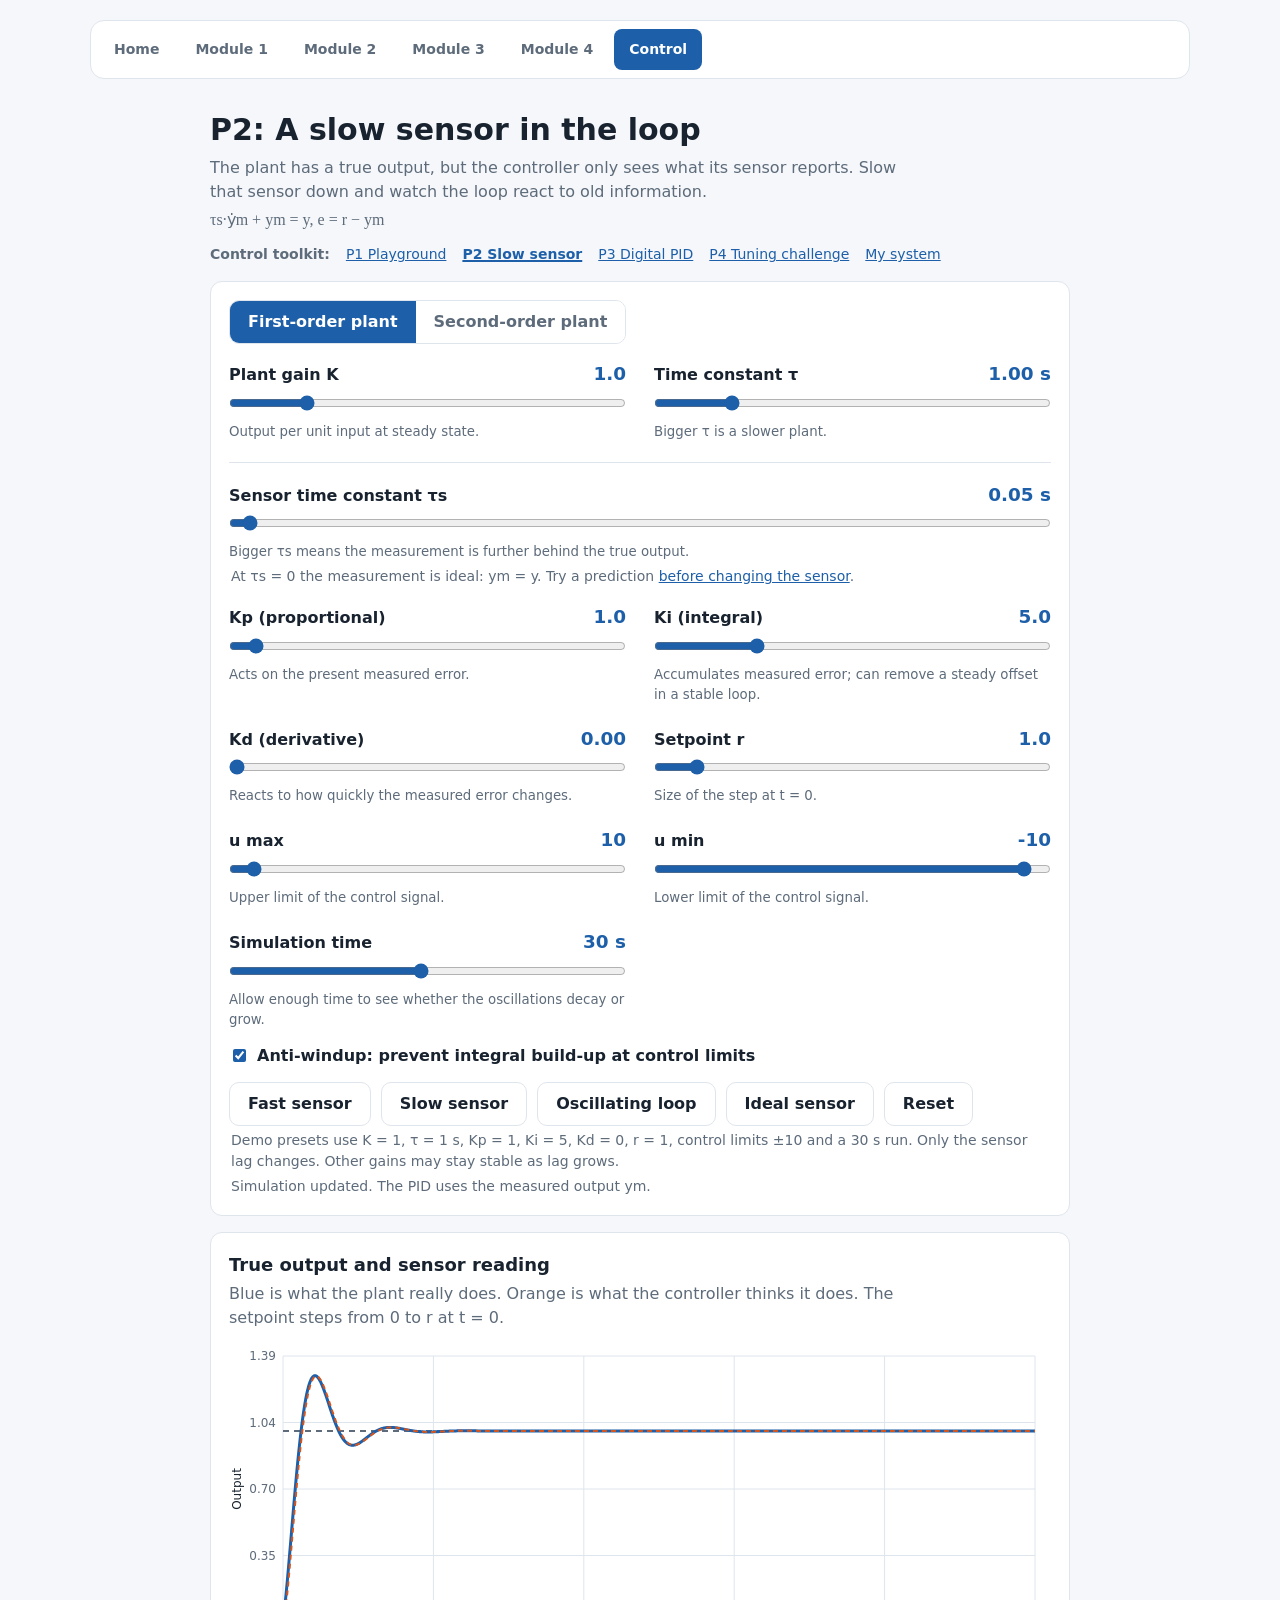
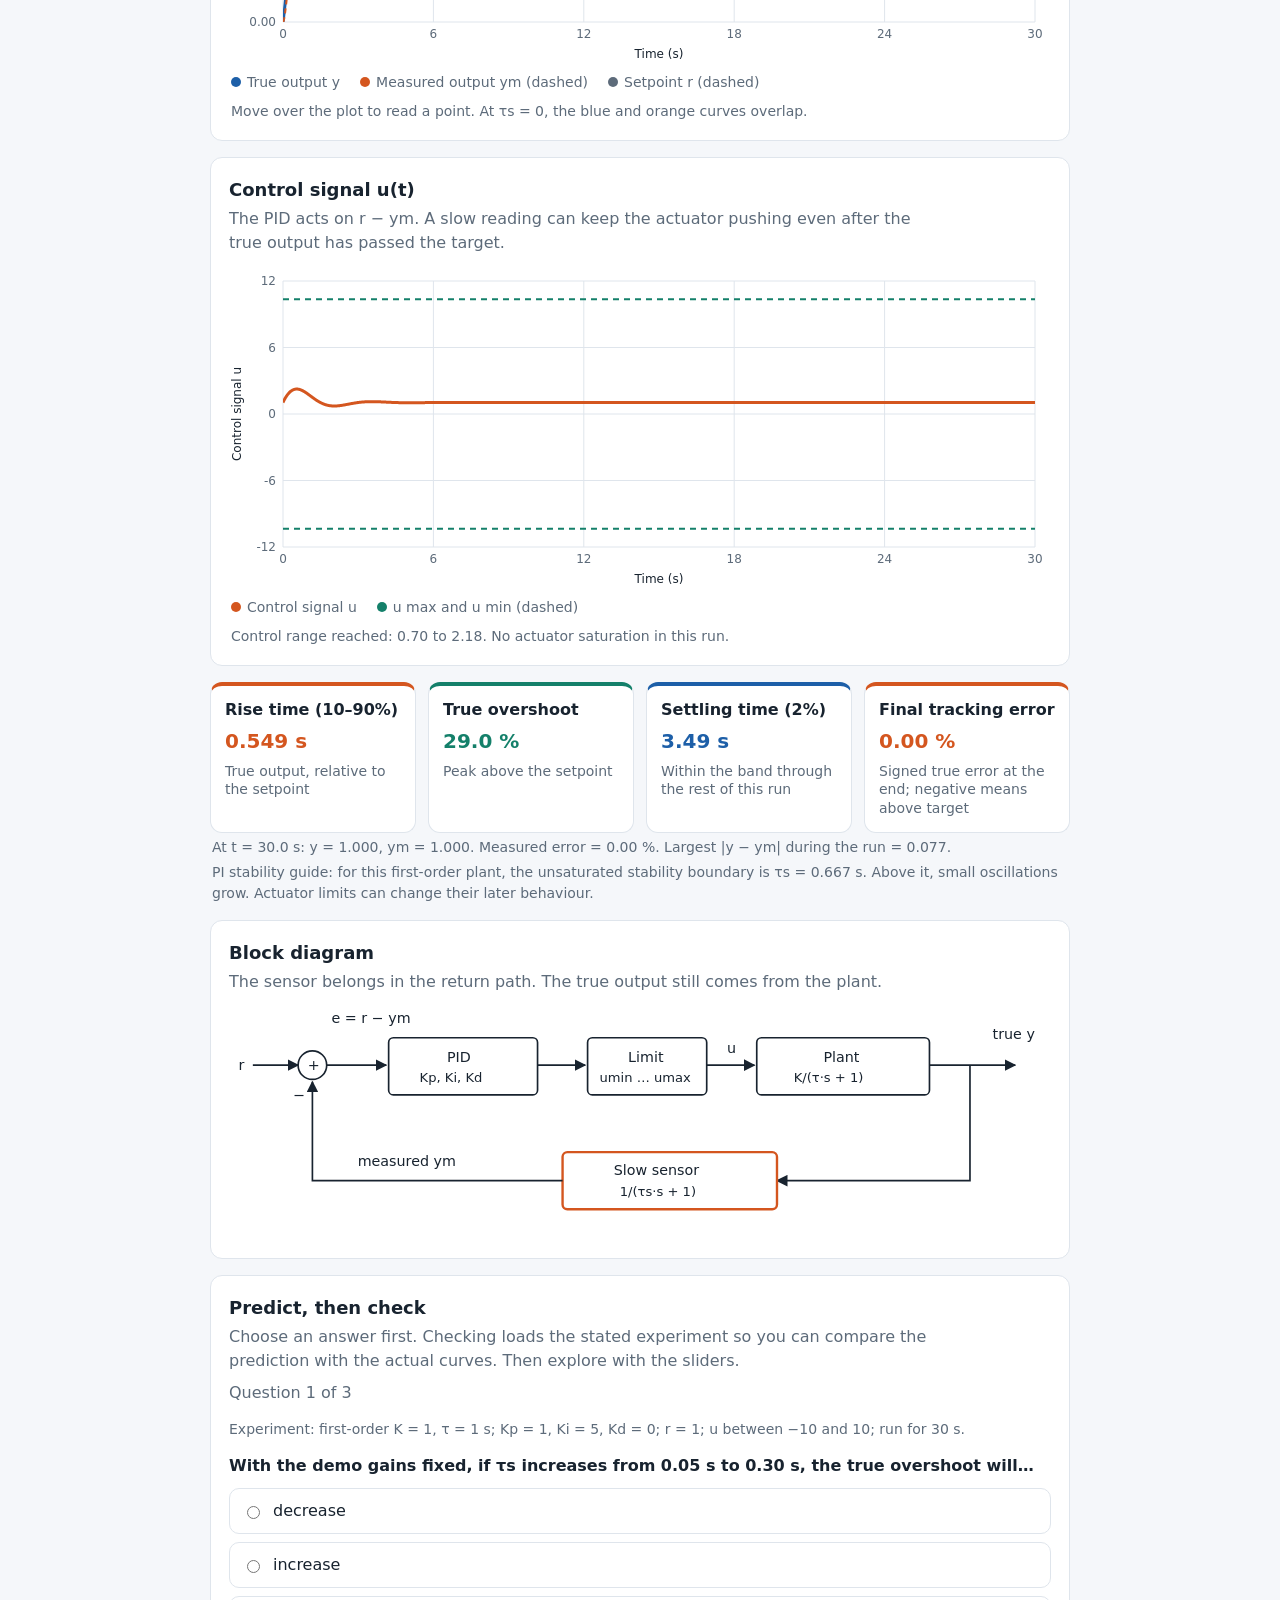
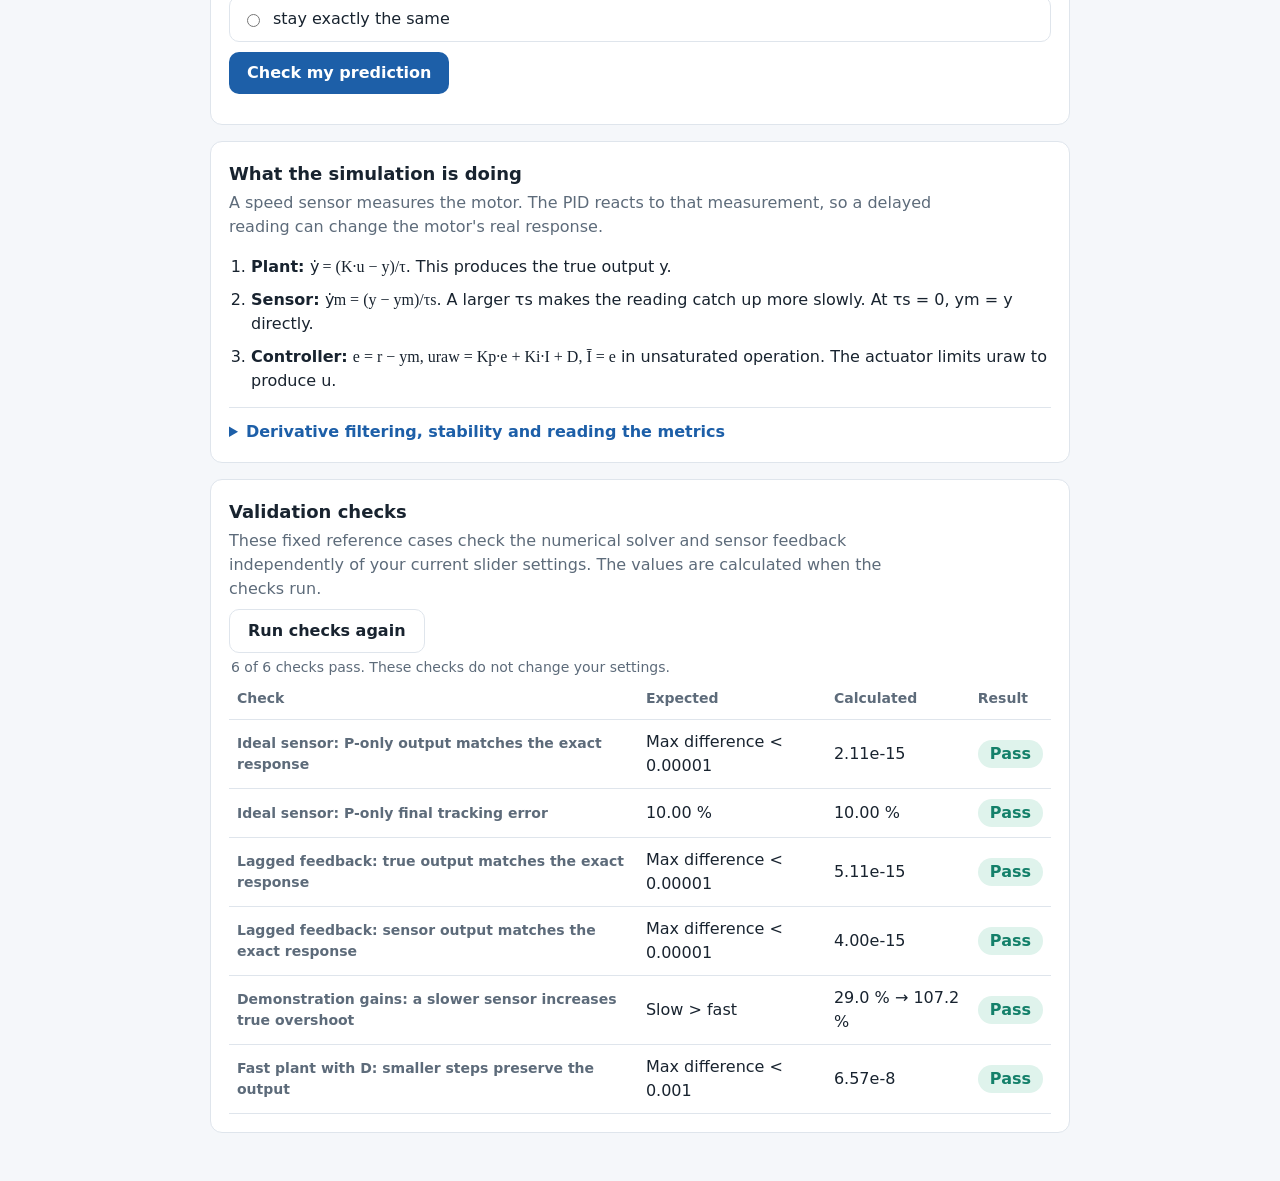
<file: control/p2/index.html>
<!DOCTYPE html>
<html lang="en">
<head>
  <meta charset="UTF-8">
  <meta name="viewport" content="width=device-width, initial-scale=1, viewport-fit=cover">
  <meta name="description" content="Explore how sensor lag changes a PID feedback loop. Compare the true output and measured output in a live numerical simulation.">
  <title>P2: A slow sensor in the loop</title>
  <link rel="stylesheet" href="../../assets/site.css">
  <link rel="stylesheet" href="styles.css">
  <script src="script.js" defer></script>
</head>
<body>
<nav class="site-nav" aria-label="Main navigation"><a href="../../">Home</a><a href="../../module1/">Module 1</a><a href="../../module2/">Module 2</a><a href="../../module3/">Module 3</a><a href="../../module4/">Module 4</a><a href="../" aria-current="page">Control</a></nav>
<main>
  <h1>P2: A slow sensor in the loop</h1>
  <p class="sub">The plant has a true output, but the controller only sees what its sensor reports. Slow that sensor down and watch the loop react to old information. <span class="formula">τs·ẏm + ym = y, e = r − ym</span></p>
  <p class="links"><b>Control toolkit:</b><a href="../">P1 Playground</a><a href="./" aria-current="page">P2 Slow sensor</a><a href="../p3/">P3 Digital PID</a><a href="../p4.html">P4 Tuning challenge</a><a href="../my-system.html">My system</a></p>
  <noscript><p class="panel">Enable JavaScript to run the simulation and use the controls.</p></noscript>

  <section class="panel" aria-label="Plant, sensor and controller settings">
    <div class="seg" role="group" aria-label="Plant type">
      <button id="b1" aria-pressed="true">First-order plant</button>
      <button id="b2" aria-pressed="false">Second-order plant</button>
    </div>
    <div class="sliders" id="p1sl"></div>
    <div class="sliders" id="p2sl" hidden></div>
    <div class="sensor-controls">
      <div id="sensorSl"></div>
      <p class="note">At τs = 0 the measurement is ideal: ym = y. Try a prediction <a href="#predict">before changing the sensor</a>.</p>
    </div>
    <div class="sliders" id="ctlsl"></div>
    <label class="chk"><input type="checkbox" id="aw" checked> Anti-windup: prevent integral build-up at control limits</label>
    <div class="row" id="presets" style="margin-top:14px">
      <button class="sec" data-lag="0.05">Fast sensor</button>
      <button class="sec" data-lag="0.3">Slow sensor</button>
      <button class="sec" data-lag="1">Oscillating loop</button>
      <button class="sec" data-lag="0">Ideal sensor</button>
      <button class="sec" id="reset">Reset</button>
    </div>
    <p class="note">Demo presets use K = 1, τ = 1 s, Kp = 1, Ki = 5, Kd = 0, r = 1, control limits ±10 and a 30 s run. Only the sensor lag changes. Other gains may stay stable as lag grows.</p>
    <p class="warn" id="warn" aria-live="polite"></p>
    <p class="note" id="compute" role="status">Preparing the simulation…</p>
  </section>

  <section class="panel" aria-labelledby="output-title">
    <h2 id="output-title">True output and sensor reading</h2>
    <p class="desc">Blue is what the plant really does. Orange is what the controller thinks it does. The setpoint steps from 0 to r at t = 0.</p>
    <canvas id="c1" role="img" aria-label="True output, measured output and setpoint versus time"></canvas>
    <div class="legend"><span><i style="background:var(--curve)"></i>True output y</span><span><i style="background:var(--mark)"></i>Measured output ym (dashed)</span><span><i style="background:var(--muted)"></i>Setpoint r (dashed)</span></div>
    <p class="note cursor-readout" id="cursorReadout">Move over the plot to read a point.</p>
  </section>

  <section class="panel" aria-labelledby="control-title">
    <h2 id="control-title">Control signal u(t)</h2>
    <p class="desc">The PID acts on r − ym. A slow reading can keep the actuator pushing even after the true output has passed the target.</p>
    <canvas id="c2" role="img" aria-label="Control signal versus time with upper and lower actuator limits"></canvas>
    <div class="legend"><span><i style="background:var(--mark)"></i>Control signal u</span><span><i style="background:var(--mark2)"></i>u max and u min (dashed)</span></div>
    <p class="note" id="controlNote"></p>
  </section>

  <section class="read" id="cards" aria-live="polite" aria-label="True output response metrics"></section>
  <p class="note" id="measurementNote"></p>
  <p class="note" id="stabilityNote"></p>

  <section class="panel" aria-labelledby="diagram-title">
    <h2 id="diagram-title">Block diagram</h2>
    <p class="desc">The sensor belongs in the return path. The true output still comes from the plant.</p>
    <div class="wrap diagram-wrap">
      <svg viewBox="0 0 690 200" width="100%" role="img" aria-label="Setpoint minus measured output feeds PID, actuator limit and plant. True output goes through a first-order sensor and the measured output returns to the summing junction.">
        <defs><marker id="ar" viewBox="0 0 10 10" refX="9" refY="5" markerWidth="7" markerHeight="7" orient="auto"><path d="M0 0L10 5L0 10z" fill="currentColor"/></marker></defs>
        <text x="8" y="57">r</text><path class="ln" d="M20 53H58" marker-end="url(#ar)"/>
        <circle class="bx" cx="70" cy="53" r="12"/><text x="66" y="57">+</text><text x="54" y="82">−</text>
        <path class="ln" d="M82 53H132" marker-end="url(#ar)"/><text x="86" y="18">e = r − ym</text>
        <rect class="bx" x="134" y="30" width="125" height="48" rx="4"/><text x="183" y="50">PID</text><text x="160" y="67" class="svg-small">Kp, Ki, Kd</text>
        <path class="ln" d="M259 53H299" marker-end="url(#ar)"/>
        <rect class="bx" x="301" y="30" width="100" height="48" rx="4"/><text x="335" y="50">Limit</text><text x="311" y="67" class="svg-small">umin … umax</text>
        <path class="ln" d="M401 53H441" marker-end="url(#ar)"/><text x="418" y="43">u</text>
        <rect class="bx" x="443" y="30" width="145" height="48" rx="4"/><text x="499" y="50">Plant</text><text id="bdp" x="474" y="67" class="svg-small">K/(τ·s + 1)</text>
        <path class="ln" d="M588 53H660" marker-end="url(#ar)"/><text x="641" y="31">true y</text>
        <path class="ln" d="M622 53V150H460" marker-end="url(#ar)"/>
        <rect class="bx sensor-box" x="280" y="126" width="180" height="48" rx="4"/><text x="323" y="145">Slow sensor</text><text x="328" y="163" class="svg-small">1/(τs·s + 1)</text>
        <path class="ln" d="M280 150H70V67" marker-end="url(#ar)"/><text x="108" y="138">measured ym</text>
      </svg>
    </div>
  </section>

  <section class="panel" id="predict" aria-labelledby="prediction-title">
    <h2 id="prediction-title">Predict, then check</h2>
    <p class="desc">Choose an answer first. Checking loads the stated experiment so you can compare the prediction with the actual curves. Then explore with the sliders.</p>
    <p class="desc" id="pQn"></p>
    <p class="experiment" id="pSetup"></p>
    <p id="pQ" style="font-weight:600;margin:6px 0"></p>
    <div class="opts" id="pOpts" role="radiogroup" aria-labelledby="pQ"></div>
    <div class="row"><button class="go" id="pGo">Check my prediction</button><button class="sec" id="pNext" hidden>Next question</button></div>
    <p id="pResult" aria-live="polite"></p>
    <div class="live" id="pLive" hidden aria-live="polite"></div>
  </section>

  <section class="panel" aria-labelledby="explanation-title">
    <h2 id="explanation-title">What the simulation is doing</h2>
    <p class="desc">A speed sensor measures the motor. The PID reacts to that measurement, so a delayed reading can change the motor's real response.</p>
    <ol class="explanation">
      <li><b>Plant:</b> <span class="formula" id="plantEquation">ẏ = (K·u − y)/τ</span>. This produces the true output y.</li>
      <li><b>Sensor:</b> <span class="formula">ẏm = (y − ym)/τs</span>. A larger τs makes the reading catch up more slowly. At τs = 0, ym = y directly.</li>
      <li><b>Controller:</b> <span class="formula">e = r − ym, uraw = Kp·e + Ki·I + D, Ī = e</span> in unsaturated operation. The actuator limits uraw to produce u.</li>
    </ol>
    <details><summary>Derivative filtering, stability and reading the metrics</summary>
      <p>The derivative uses the same 0.02 s filter as P1: <span class="formula">q̇ = (e − q)/0.02, D = Kd·(e − q)/0.02</span>. This makes the derivative finite at the setpoint step.</p>
      <p>With anti-windup on and Ki &gt; 0, a tracking correction unwinds the integral when the actuator saturates: <span class="formula">Ī = e + (u − uraw)/(Ki·0.1)</span>. The tracking time is 0.1 s. When u = uraw, the correction is zero and Ī = e. P2 uses this back-calculation method; P1 uses conditional integration.</p>
      <p>The plant, sensor, integral and derivative filter are integrated together with fixed-step RK4, using Δt = 0.00005 s (0.05 ms). Each step evaluates four slopes. The calculation runs directly in the page. A validation check repeats a reference run with half the step to check that the output agrees.</p>
      <p>For the first-order PI demo, the unsaturated characteristic polynomial is <span class="formula">τ·τs·s³ + (τ + τs)·s² + (1 + K·Kp)·s + K·Ki</span>. With K = τ = Kp = 1 and Ki = 5, the stability boundary is τs = 2/3 s. Above it, oscillations grow until actuator limits change the behaviour.</p>
      <p>Metrics describe the <b>true output</b>. Rise time uses 10–90% of the setpoint. Settling requires the output to stay within ±2% for the rest of the run, with at least 0.5 s observed inside the band. Final error is the error at the end of this run; an oscillating or unfinished response has no confirmed steady-state error.</p>
    </details>
  </section>

  <section class="panel" aria-labelledby="validation-title">
    <h2 id="validation-title">Validation checks</h2>
    <p class="desc">These fixed reference cases check the numerical solver and sensor feedback independently of your current slider settings. The values are calculated when the checks run.</p>
    <button class="sec" id="runChecks">Run checks again</button>
    <p class="note" id="validationStatus" role="status">Preparing checks…</p>
    <div class="wrap"><table><thead><tr><th scope="col">Check</th><th scope="col">Expected</th><th scope="col">Calculated</th><th scope="col">Result</th></tr></thead><tbody id="vbody"></tbody></table></div>
  </section>
</main>
</body>
</html>
</file>
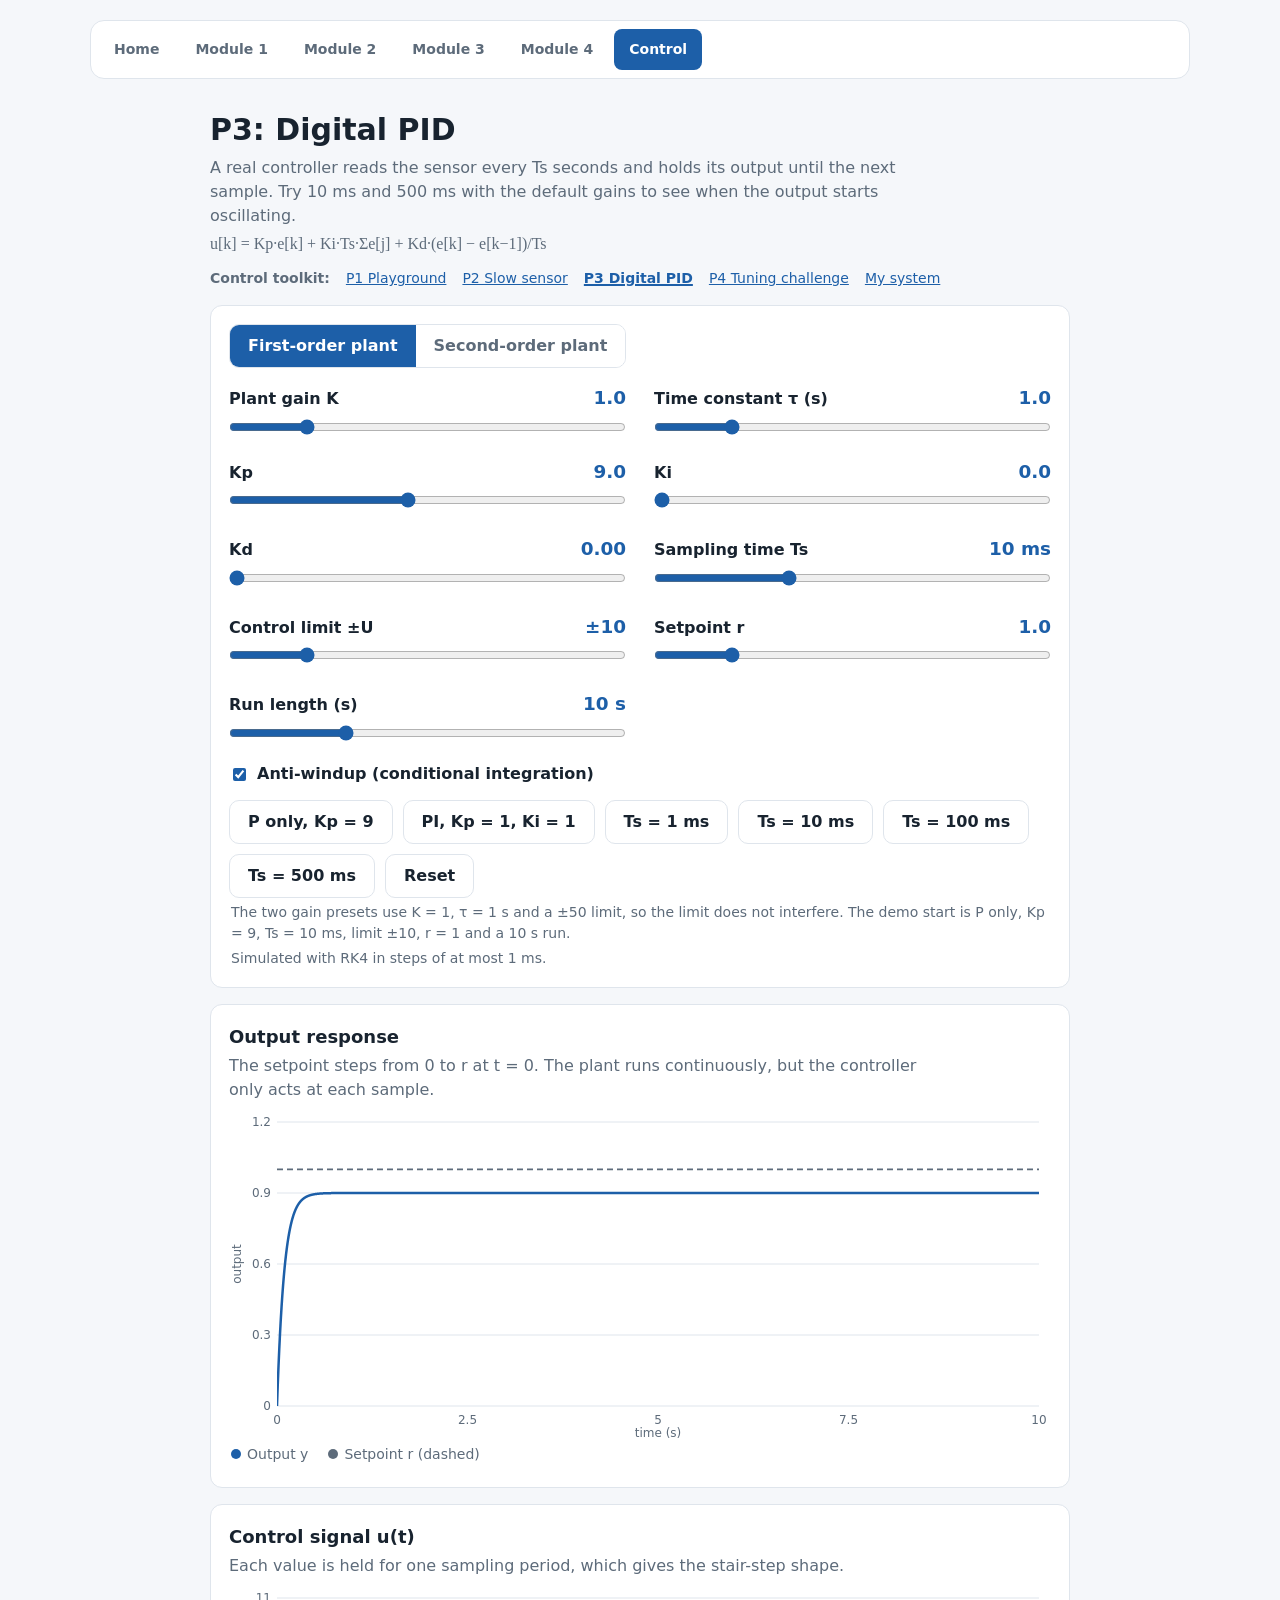
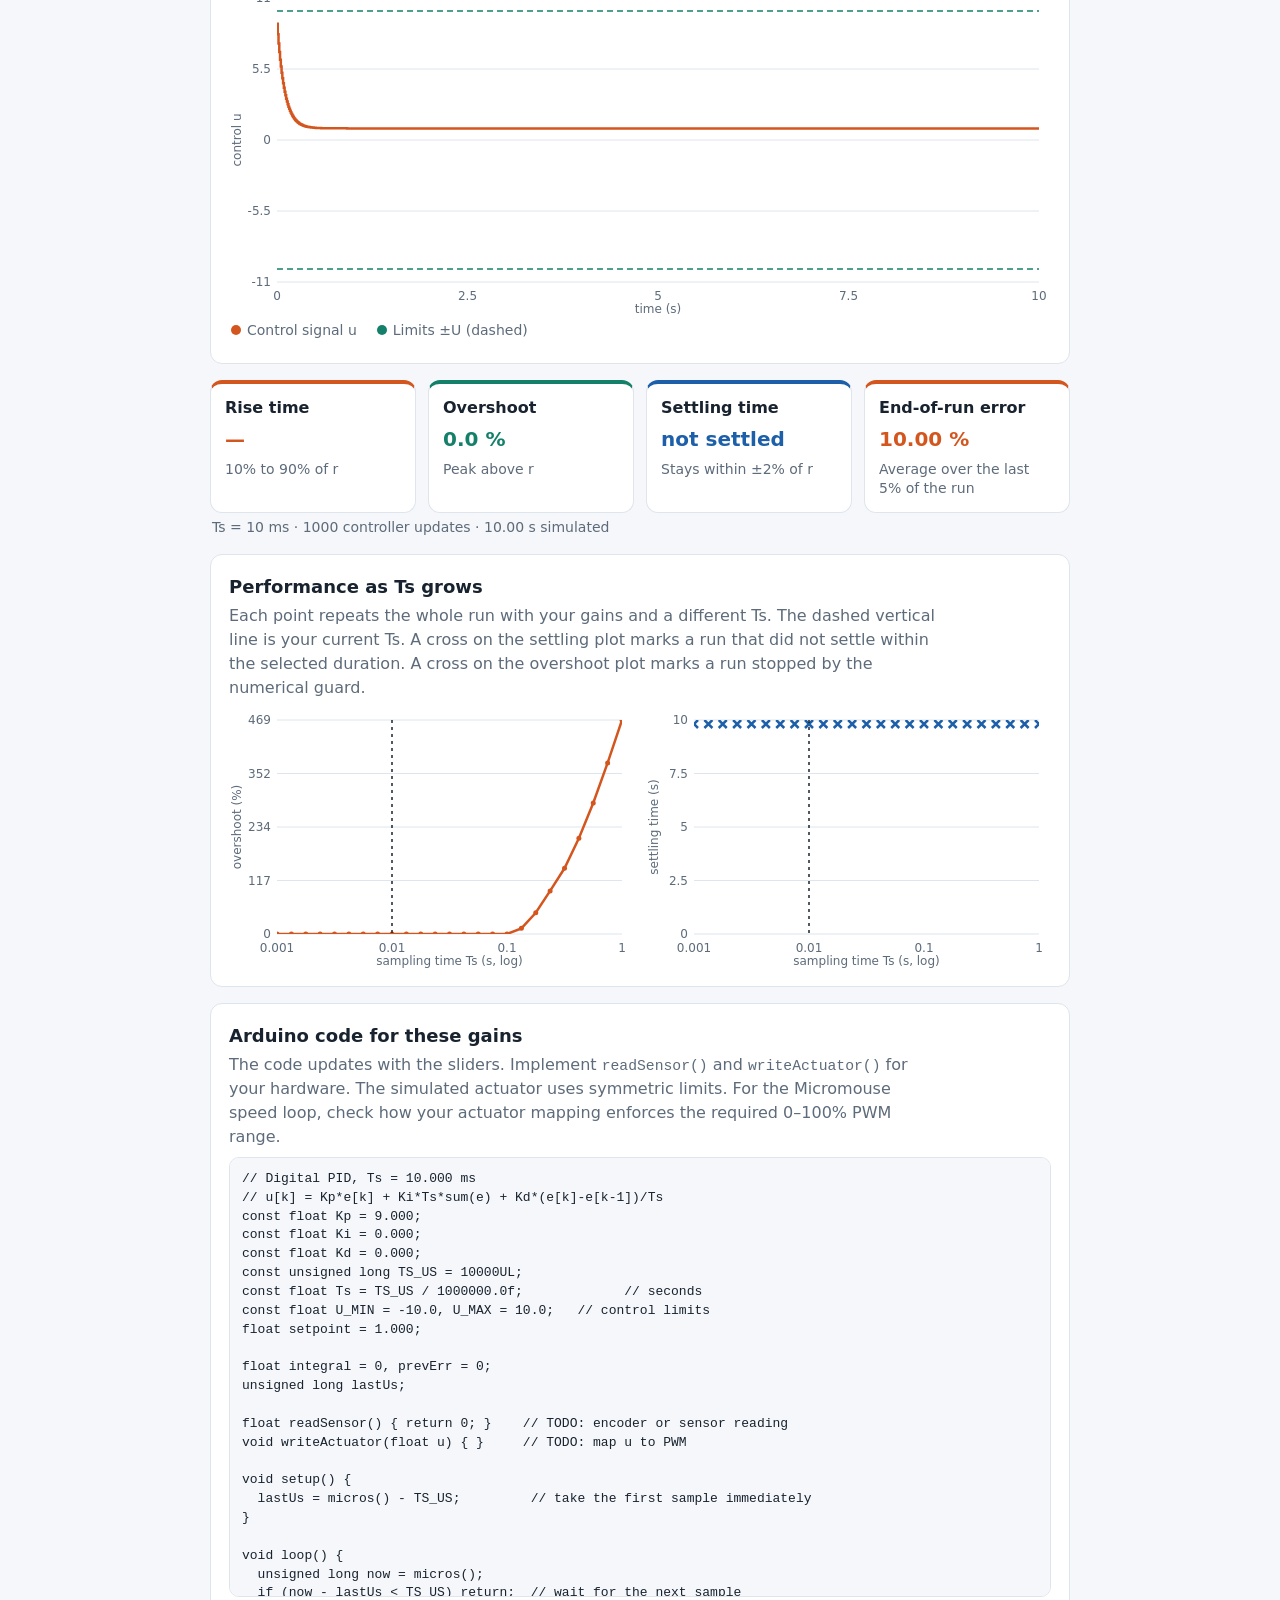
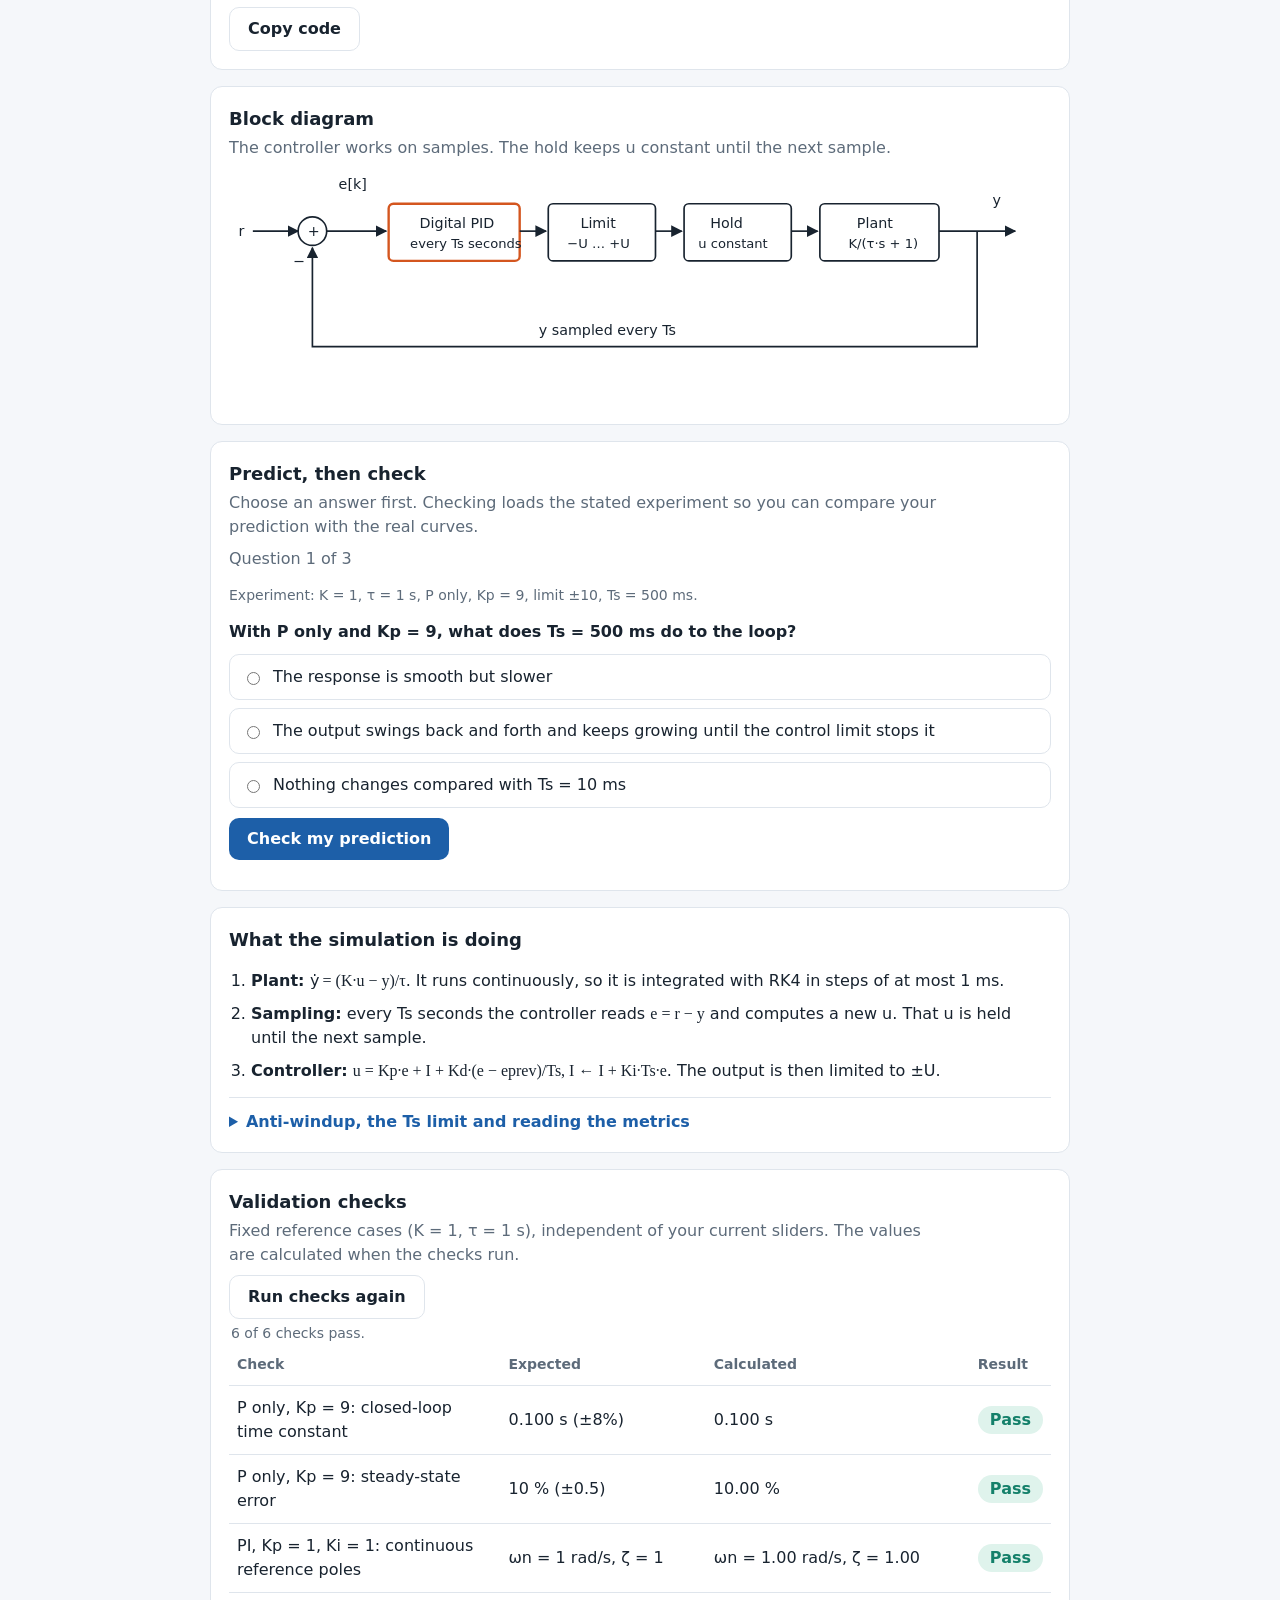
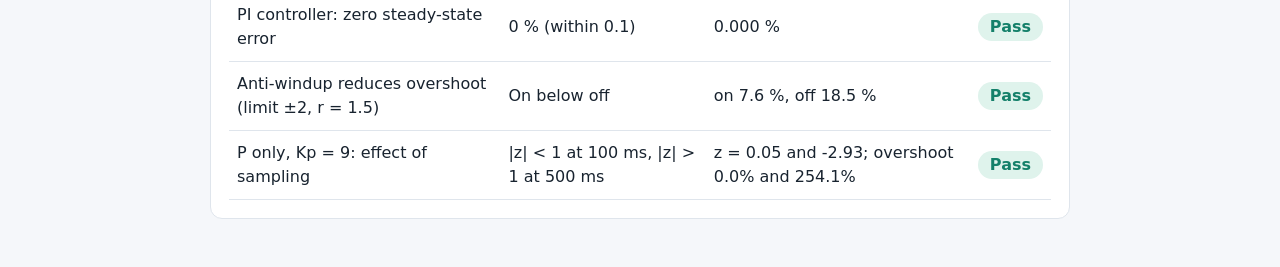
<file: control/p3/index.html>
<!DOCTYPE html>
<html lang="en">
<head>
  <meta charset="UTF-8">
  <meta name="viewport" content="width=device-width, initial-scale=1, viewport-fit=cover">
  <meta name="description" content="Explore a digital PID controller that samples every Ts seconds. See how sampling time, anti-windup and gains change the loop, and copy the Arduino code.">
  <title>P3: Digital PID</title>
  <link rel="stylesheet" href="../../assets/site.css">
  <link rel="stylesheet" href="../p2/styles.css">
  <link rel="stylesheet" href="styles.css">
  <script src="script.js" defer></script>
</head>
<body>
<nav class="site-nav" aria-label="Main navigation"><a href="../../">Home</a><a href="../../module1/">Module 1</a><a href="../../module2/">Module 2</a><a href="../../module3/">Module 3</a><a href="../../module4/">Module 4</a><a href="../" aria-current="page">Control</a></nav>
<main>
  <h1>P3: Digital PID</h1>
  <p class="sub">A real controller reads the sensor every Ts seconds and holds its output until the next sample. Try 10 ms and 500 ms with the default gains to see when the output starts oscillating. <span class="formula">u[k] = Kp·e[k] + Ki·Ts·Σe[j] + Kd·(e[k] − e[k−1])/Ts</span></p>
  <p class="links"><b>Control toolkit:</b><a href="../">P1 Playground</a><a href="../p2/">P2 Slow sensor</a><a href="./" aria-current="page">P3 Digital PID</a><a href="../p4.html">P4 Tuning challenge</a><a href="../my-system.html">My system</a></p>
  <noscript><p class="panel">Enable JavaScript to run the simulation and use the controls.</p></noscript>

  <section class="panel" aria-label="Plant and controller settings">
    <div class="seg" role="group" aria-label="Plant type">
      <button id="b1" aria-pressed="true">First-order plant</button>
      <button id="b2" aria-pressed="false">Second-order plant</button>
    </div>
    <div class="sliders" id="p1sl"></div>
    <div class="sliders" id="p2sl" hidden></div>
    <div class="sliders" id="ctlsl"></div>
    <label class="chk"><input type="checkbox" id="aw" checked> Anti-windup (conditional integration)</label>
    <div class="row" id="presets" style="margin-top:14px">
      <button class="sec" data-gains="9,0,0">P only, Kp = 9</button>
      <button class="sec" data-gains="1,1,0">PI, Kp = 1, Ki = 1</button>
      <button class="sec" data-ts="-3">Ts = 1 ms</button>
      <button class="sec" data-ts="-2">Ts = 10 ms</button>
      <button class="sec" data-ts="-1">Ts = 100 ms</button>
      <button class="sec" data-ts="-0.3010299956639812">Ts = 500 ms</button>
      <button class="sec" id="reset">Reset</button>
    </div>
    <p class="note">The two gain presets use K = 1, τ = 1 s and a ±50 limit, so the limit does not interfere. The demo start is P only, Kp = 9, Ts = 10 ms, limit ±10, r = 1 and a 10 s run.</p>
    <p class="warn" id="warn" aria-live="polite"></p>
    <p class="note" id="compute" role="status"></p>
  </section>

  <section class="panel" aria-labelledby="output-title">
    <h2 id="output-title">Output response</h2>
    <p class="desc">The setpoint steps from 0 to r at t = 0. The plant runs continuously, but the controller only acts at each sample.</p>
    <canvas id="c1" role="img" aria-label="Output and setpoint versus time"></canvas>
    <div class="legend"><span><i style="background:var(--curve)"></i>Output y</span><span><i style="background:var(--muted)"></i>Setpoint r (dashed)</span></div>
  </section>

  <section class="panel" aria-labelledby="control-title">
    <h2 id="control-title">Control signal u(t)</h2>
    <p class="desc">Each value is held for one sampling period, which gives the stair-step shape.</p>
    <canvas id="c2" role="img" aria-label="Stair-step control signal versus time with upper and lower limits"></canvas>
    <div class="legend"><span><i style="background:var(--mark)"></i>Control signal u</span><span><i style="background:var(--mark2)"></i>Limits ±U (dashed)</span></div>
  </section>

  <section class="read" id="cards" aria-live="polite" aria-label="Response metrics"></section>
  <p class="note" id="stabilityNote"></p>

  <section class="panel" aria-labelledby="sweep-title">
    <h2 id="sweep-title">Performance as Ts grows</h2>
    <p class="desc">Each point repeats the whole run with your gains and a different Ts. The dashed vertical line is your current Ts. A cross on the settling plot marks a run that did not settle within the selected duration. A cross on the overshoot plot marks a run stopped by the numerical guard.</p>
    <div class="two">
      <canvas id="c3" role="img" aria-label="Overshoot versus sampling time"></canvas>
      <canvas id="c4" role="img" aria-label="Settling time versus sampling time"></canvas>
    </div>
  </section>

  <section class="panel" aria-labelledby="code-title">
    <h2 id="code-title">Arduino code for these gains</h2>
    <p class="desc">The code updates with the sliders. Implement <code>readSensor()</code> and <code>writeActuator()</code> for your hardware. The simulated actuator uses symmetric limits. For the Micromouse speed loop, check how your actuator mapping enforces the required 0–100% PWM range.</p>
    <pre id="code" tabindex="0"></pre>
    <div class="row" style="margin-top:10px"><button class="sec" id="copy">Copy code</button><span class="note" id="copied" role="status"></span></div>
  </section>

  <section class="panel" aria-labelledby="diagram-title">
    <h2 id="diagram-title">Block diagram</h2>
    <p class="desc">The controller works on samples. The hold keeps u constant until the next sample.</p>
    <div class="wrap diagram-wrap">
      <svg viewBox="0 0 690 200" width="100%" role="img" aria-label="Setpoint minus sampled output feeds a digital PID, an actuator limit and a zero-order hold, then the plant. The output is sampled every Ts and returned to the summing junction.">
        <defs><marker id="ar" viewBox="0 0 10 10" refX="9" refY="5" markerWidth="7" markerHeight="7" orient="auto"><path d="M0 0L10 5L0 10z" fill="currentColor"/></marker></defs>
        <text x="8" y="57">r</text><path class="ln" d="M20 53H58" marker-end="url(#ar)"/>
        <circle class="bx" cx="70" cy="53" r="12"/><text x="66" y="57">+</text><text x="54" y="82">−</text>
        <path class="ln" d="M82 53H132" marker-end="url(#ar)"/><text x="92" y="18">e[k]</text>
        <rect class="bx sensor-box" x="134" y="30" width="110" height="48" rx="4"/><text x="160" y="50">Digital PID</text><text x="152" y="67" class="svg-small">every Ts seconds</text>
        <path class="ln" d="M244 53H266" marker-end="url(#ar)"/>
        <rect class="bx" x="268" y="30" width="90" height="48" rx="4"/><text x="295" y="50">Limit</text><text x="284" y="67" class="svg-small">−U … +U</text>
        <path class="ln" d="M358 53H380" marker-end="url(#ar)"/>
        <rect class="bx" x="382" y="30" width="90" height="48" rx="4"/><text x="404" y="50">Hold</text><text x="394" y="67" class="svg-small">u constant</text>
        <path class="ln" d="M472 53H494" marker-end="url(#ar)"/>
        <rect class="bx" x="496" y="30" width="100" height="48" rx="4"/><text x="527" y="50">Plant</text><text x="520" y="67" class="svg-small" id="diagramPlant">K/(τ·s + 1)</text>
        <path class="ln" d="M596 53H660" marker-end="url(#ar)"/><text x="641" y="31">y</text>
        <path class="ln" d="M628 53V150H70V67" marker-end="url(#ar)"/><text x="260" y="140">y sampled every Ts</text>
      </svg>
    </div>
  </section>

  <section class="panel" id="predict" aria-labelledby="prediction-title">
    <h2 id="prediction-title">Predict, then check</h2>
    <p class="desc">Choose an answer first. Checking loads the stated experiment so you can compare your prediction with the real curves.</p>
    <p class="desc" id="pQn"></p>
    <p class="experiment" id="pSetup"></p>
    <p id="pQ" style="font-weight:600;margin:6px 0"></p>
    <div class="opts" id="pOpts" role="radiogroup" aria-labelledby="pQ"></div>
    <div class="row"><button class="go" id="pGo">Check my prediction</button><button class="sec" id="pNext" hidden>Next question</button></div>
    <p id="pResult" aria-live="polite"></p>
    <div class="live" id="pLive" hidden aria-live="polite"></div>
  </section>

  <section class="panel" aria-labelledby="explanation-title">
    <h2 id="explanation-title">What the simulation is doing</h2>
    <ol class="explanation">
      <li><b>Plant:</b> <span class="formula" id="plantEquation">ẏ = (K·u − y)/τ</span>. It runs continuously, so it is integrated with RK4 in steps of at most 1 ms.</li>
      <li><b>Sampling:</b> every Ts seconds the controller reads <span class="formula">e = r − y</span> and computes a new u. That u is held until the next sample.</li>
      <li><b>Controller:</b> <span class="formula">u = Kp·e + I + Kd·(e − eprev)/Ts, I ← I + Ki·Ts·e</span>. The output is then limited to ±U.</li>
    </ol>
    <details><summary>Anti-windup, the Ts limit and reading the metrics</summary>
      <p>The controller calculates a trial integral and clamps the resulting command to the actuator range. With anti-windup on, it discards the trial integral if the command exceeds a limit and the error pushes it farther past that limit. With anti-windup off, the integral can build up during saturation and increase overshoot.</p>
      <p>For P only on a first-order plant, the sampled loop has pole <span class="formula">z = a − K·Kp·(1 − a)</span> with <span class="formula">a = e<sup>−Ts/τ</sup></span>. It leaves the unit circle when <span class="formula">K·Kp &gt; (1 + a)/(1 − a)</span>. With K = τ = 1 and Kp = 9, that happens at Ts ≈ 0.22 s.</p>
      <p>Metrics describe the output y. Rise time uses 10–90% of r. Overshoot is measured against r. Settling requires y to stay within ±2% of r for the rest of the run. End-of-run error averages the error over the last 5% of the run. It estimates steady-state error once the output has reached equilibrium.</p>
    </details>
  </section>

  <section class="panel" aria-labelledby="validation-title">
    <h2 id="validation-title">Validation checks</h2>
    <p class="desc">Fixed reference cases (K = 1, τ = 1 s), independent of your current sliders. The values are calculated when the checks run.</p>
    <button class="sec" id="runChecks">Run checks again</button>
    <p class="note" id="validationStatus" role="status">Preparing checks…</p>
    <div class="wrap"><table><thead><tr><th scope="col">Check</th><th scope="col">Expected</th><th scope="col">Calculated</th><th scope="col">Result</th></tr></thead><tbody id="vbody"></tbody></table></div>
  </section>
</main>
</body>
</html>
</file>
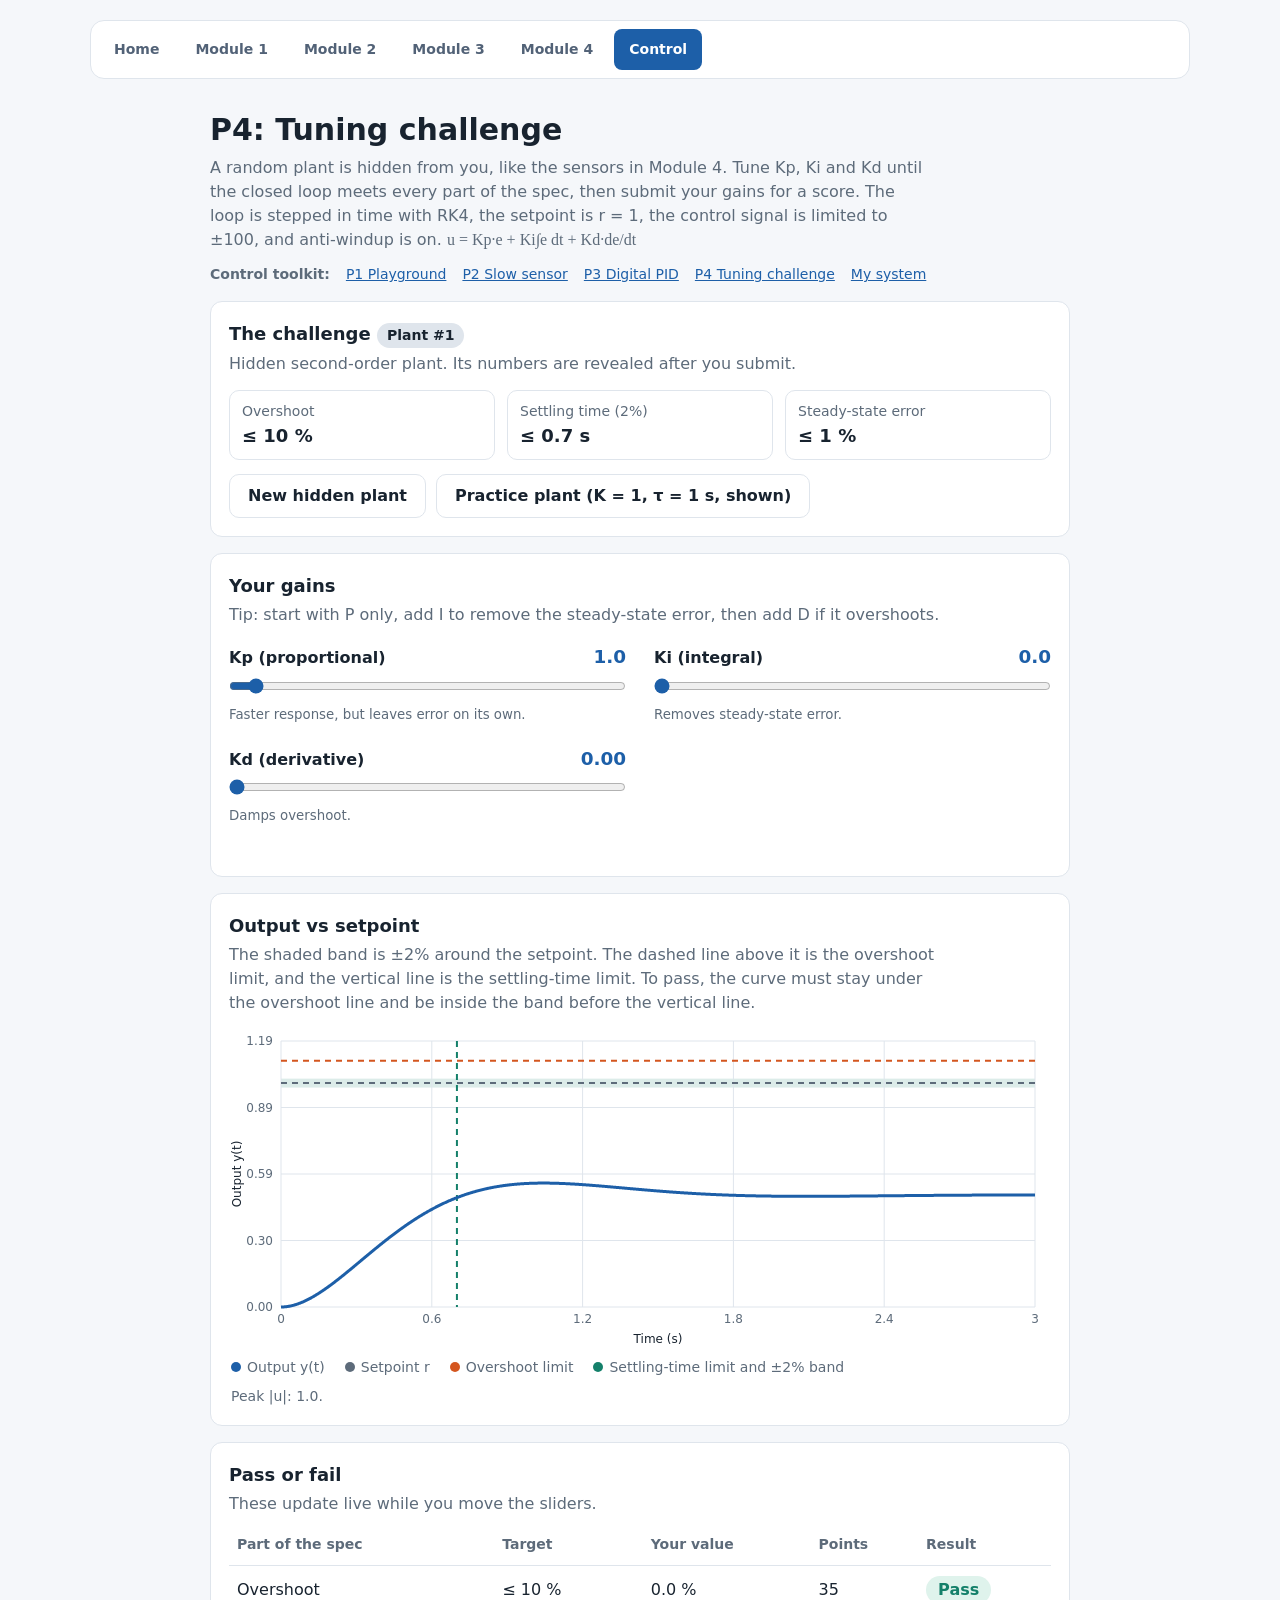
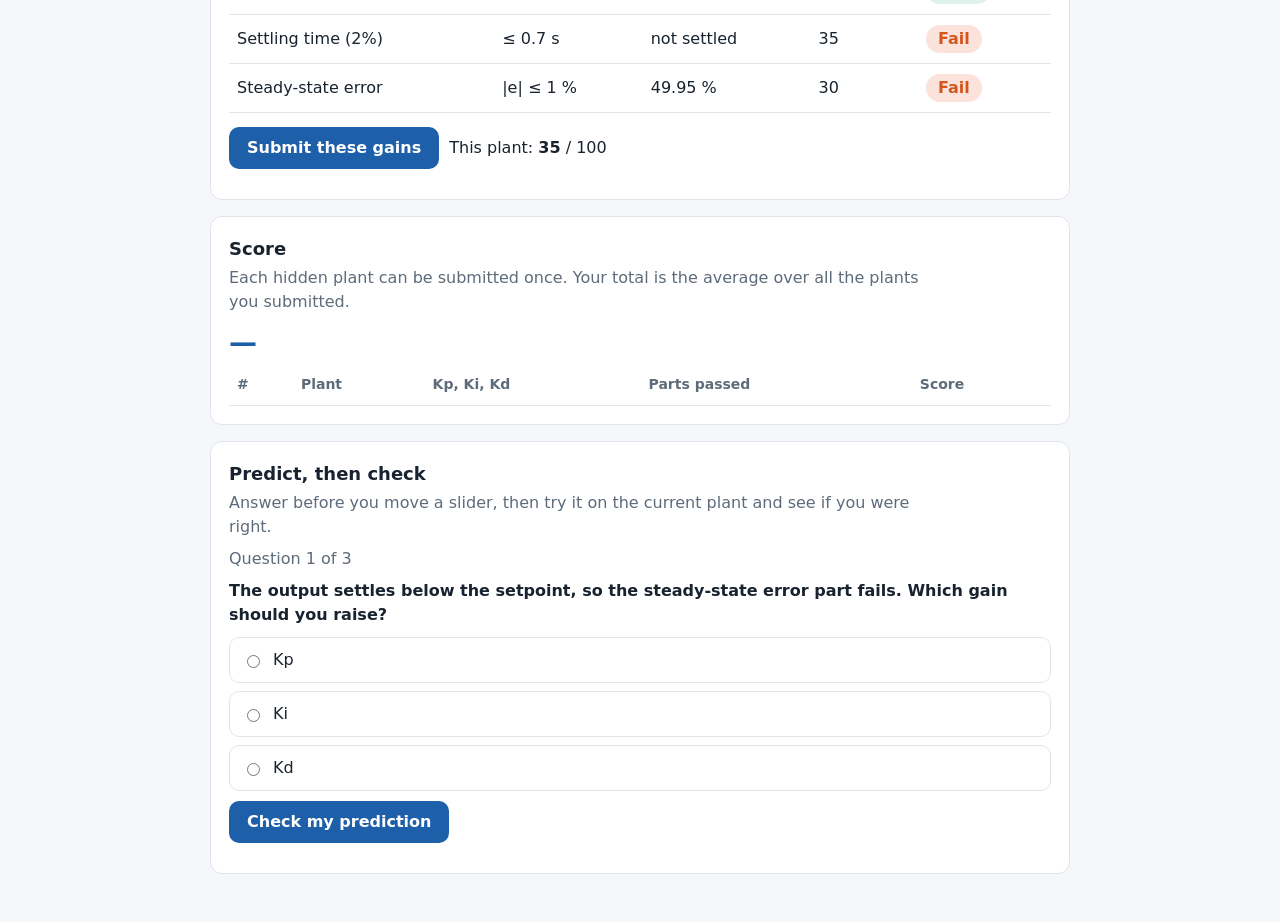
<file: control/p4/index.html>
<!DOCTYPE html>
<html lang="en">
<head>
<meta charset="UTF-8">
<meta name="viewport" content="width=device-width, initial-scale=1, viewport-fit=cover">
<meta name="description" content="Tune a PID controller for a hidden random plant until it meets the spec. Pass or fail on each part, and a score.">
<title>P4: Tuning challenge</title>
  <link rel="stylesheet" href="../../assets/site.css">
  <link rel="stylesheet" href="styles.css">
  <script src="script.js" defer></script>
</head>
<body>
<nav class="site-nav" aria-label="Main navigation"><a href="../../">Home</a><a href="../../module1/">Module 1</a><a href="../../module2/">Module 2</a><a href="../../module3/">Module 3</a><a href="../../module4/">Module 4</a><a href="../" aria-current="page">Control</a></nav>
<main>
  <h1>P4: Tuning challenge</h1>
  <p class="sub">A random plant is hidden from you, like the sensors in Module 4. Tune Kp, Ki and Kd until the closed loop meets every part of the spec, then submit your gains for a score. The loop is stepped in time with RK4, the setpoint is r = 1, the control signal is limited to ±100, and anti-windup is on. <span class="formula">u = Kp·e + Ki∫e dt + Kd·de/dt</span></p>
  <p class="links"><b>Control toolkit:</b><a href="../">P1 Playground</a><a href="../p2/">P2 Slow sensor</a><a href="../p3/">P3 Digital PID</a><a href="./" aria-current="page">P4 Tuning challenge</a><a href="../my-system.html">My system</a></p>
  <noscript><p class="panel">Enable JavaScript to run the simulation and use the controls.</p></noscript>

  <div class="panel">
    <h2>The challenge <span class="tag" id="ptag"></span></h2>
    <p class="desc" id="pdesc"></p>
    <div class="spec" id="spec"></div>
    <div class="row" style="margin-top:14px">
      <button class="sec" id="newPlant">New hidden plant</button>
      <button class="sec" id="practice">Practice plant (K = 1, τ = 1 s, shown)</button>
    </div>
  </div>

  <div class="panel">
    <h2>Your gains</h2>
    <p class="desc">Tip: start with P only, add I to remove the steady-state error, then add D if it overshoots.</p>
    <div class="sliders" id="ctlsl"></div>
    <p class="warn" id="warn" aria-live="polite"></p>
  </div>

  <div class="panel">
    <h2>Output vs setpoint</h2>
    <p class="desc">The shaded band is ±2% around the setpoint. The dashed line above it is the overshoot limit, and the vertical line is the settling-time limit. To pass, the curve must stay under the overshoot line and be inside the band before the vertical line.</p>
    <canvas id="c1" role="img" aria-label="Closed-loop output with the spec limits drawn on the plot"></canvas>
    <div class="legend"><span><i style="background:var(--curve)"></i>Output y(t)</span><span><i style="background:var(--muted)"></i>Setpoint r</span><span><i style="background:var(--mark)"></i>Overshoot limit</span><span><i style="background:var(--mark2)"></i>Settling-time limit and ±2% band</span></div>
    <p class="note" id="mnote"></p>
  </div>

  <div class="panel">
    <h2>Pass or fail</h2>
    <p class="desc">These update live while you move the sliders.</p>
    <div class="wrap"><table>
      <thead><tr><th>Part of the spec</th><th>Target</th><th>Your value</th><th>Points</th><th>Result</th></tr></thead>
      <tbody id="sbody"></tbody>
    </table></div>
    <div class="row" style="margin-top:14px;align-items:center">
      <button class="go" id="submit">Submit these gains</button>
      <span>This plant: <b id="now">0</b> / 100</span>
    </div>
    <p id="reveal" aria-live="polite" style="font-weight:600;margin:12px 0 0"></p>
  </div>

  <div class="panel">
    <h2>Score</h2>
    <p class="desc">Each hidden plant can be submitted once. Your total is the average over all the plants you submitted.</p>
    <div class="score" id="avg">—</div>
    <div class="wrap"><table>
      <thead><tr><th>#</th><th>Plant</th><th>Kp, Ki, Kd</th><th>Parts passed</th><th>Score</th></tr></thead>
      <tbody id="hist"></tbody>
    </table></div>
  </div>

  <div class="panel" id="predict">
    <h2>Predict, then check</h2>
    <p class="desc">Answer before you move a slider, then try it on the current plant and see if you were right.</p>
    <p class="desc" id="pQn"></p>
    <p id="pQ" style="font-weight:600;margin:6px 0"></p>
    <div class="opts" id="pOpts" role="radiogroup" aria-labelledby="pQ"></div>
    <div class="row">
      <button class="go" id="pGo">Check my prediction</button>
      <button class="sec" id="pNext" hidden>Next question</button>
    </div>
    <p id="pResult" aria-live="polite"></p>
  </div>
</main>
</body>
</html>
</file>
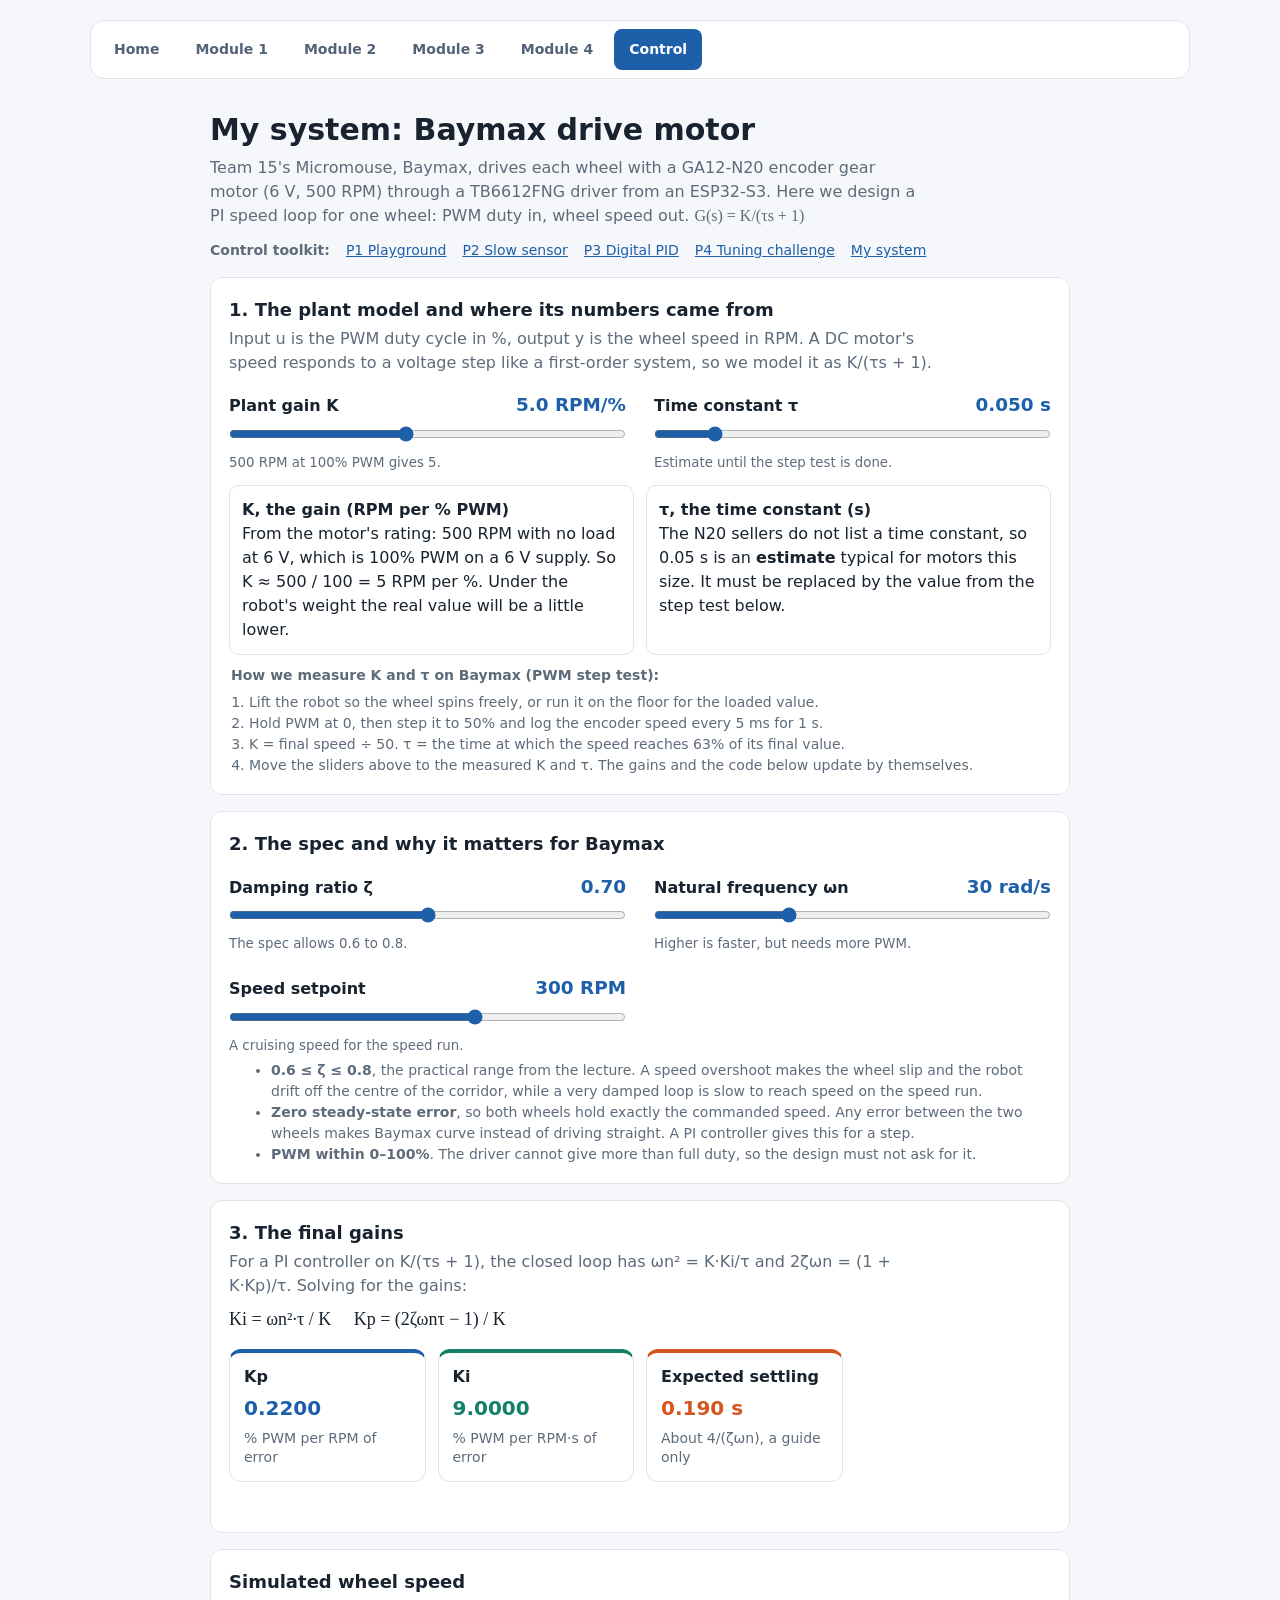
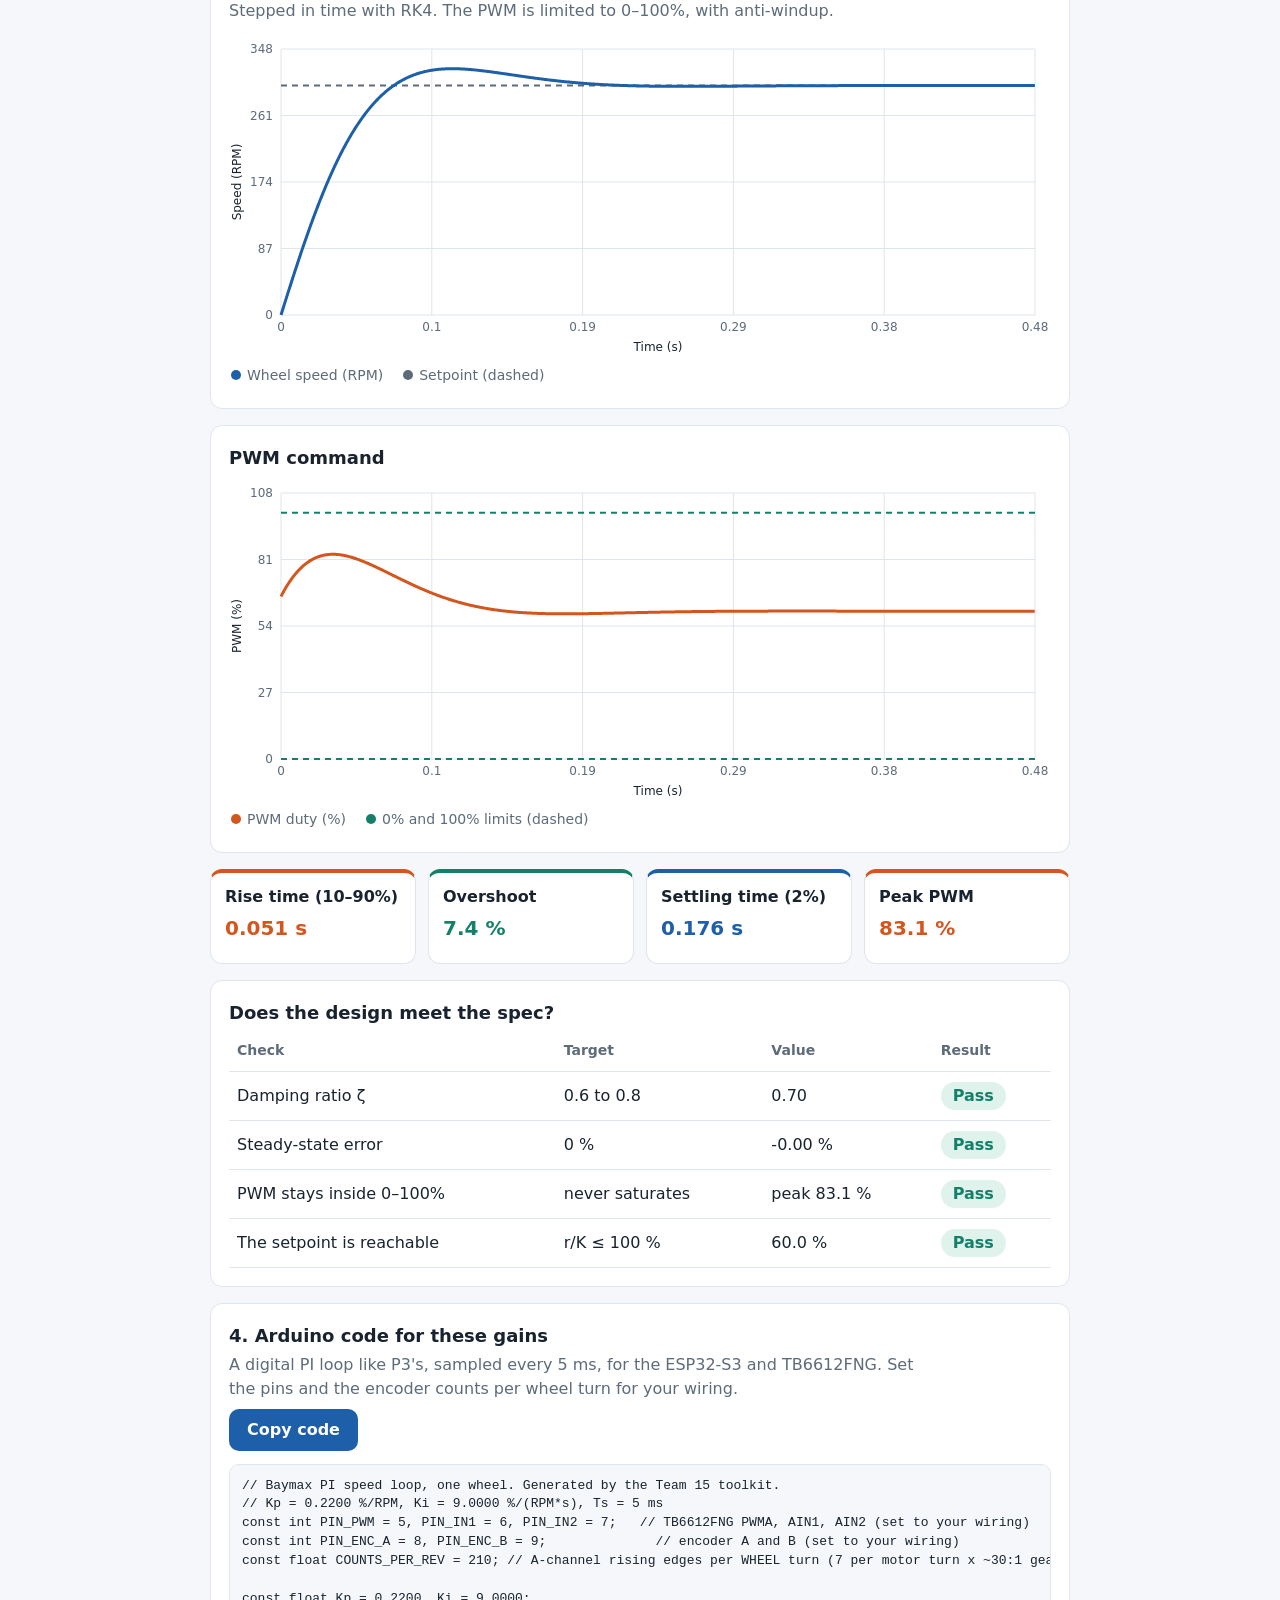
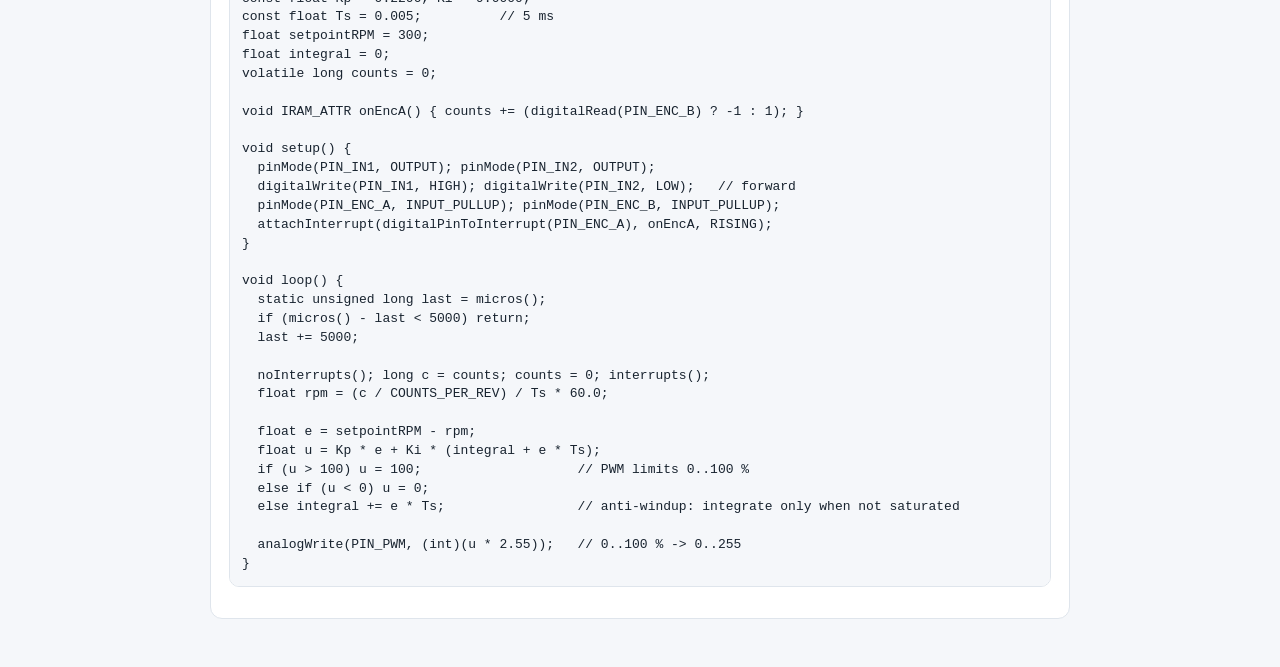
<file: control/my-system.html>
<!DOCTYPE html>
<html lang="en">
<head>
<meta charset="UTF-8">
<meta name="viewport" content="width=device-width, initial-scale=1, viewport-fit=cover">
<meta name="description" content="A PI speed loop for Baymax's drive motor: the plant model and where its numbers came from, the spec, the gains, the simulated response and the Arduino code.">
<title>My system: Baymax drive motor</title>
<style>
:root{
  --bg:#f5f7fa;--card:#fff;--ink:#18232f;--muted:#5d6b7a;--line:#dfe5ec;
  --curve:#1d5fa8;--mark:#d4561f;--mark2:#14806a;--okbg:#dff3ec;--badbg:#fbe3dc;
  box-sizing:border-box;padding-top:env(safe-area-inset-top,0px);padding-bottom:env(safe-area-inset-bottom,0px);
}
@media (prefers-color-scheme: dark){
  :root:not([data-theme="light"]){color-scheme:dark;--bg:#10161d;--card:#18212b;--ink:#e8eef4;--muted:#9aa9b8;--line:#2b3745;--curve:#6cb0f0;--mark:#ff8a5c;--mark2:#4fd0b0;--okbg:#14382f;--badbg:#4a2219}
}
:root[data-theme="dark"]{color-scheme:dark;--bg:#10161d;--card:#18212b;--ink:#e8eef4;--muted:#9aa9b8;--line:#2b3745;--curve:#6cb0f0;--mark:#ff8a5c;--mark2:#4fd0b0;--okbg:#14382f;--badbg:#4a2219}
html{scroll-padding-top:env(safe-area-inset-top,0px)}
*{box-sizing:border-box}
[hidden]{display:none!important}
body{margin:0;background:var(--bg);color:var(--ink);font-family:system-ui,-apple-system,"Segoe UI",Roboto,Arial,sans-serif;line-height:1.5;padding:20px 16px 48px}
main{max-width:860px;margin:0 auto}
h1{font-size:clamp(22px,4vw,30px);margin:8px 0 4px}
h2{font-size:18px;margin:0 0 4px}
.sub{color:var(--muted);margin:0 0 12px;max-width:70ch}
.formula{font-family:Georgia,"Times New Roman",serif}
.links{display:flex;flex-wrap:wrap;gap:4px 16px;margin:0 0 16px;color:var(--muted);font-size:14px}
.links a{color:var(--curve)}
.panel{background:var(--card);border:1px solid var(--line);border-radius:12px;padding:18px;margin-top:16px}
.desc{color:var(--muted);margin:0 0 8px;max-width:70ch}
.sliders{display:grid;grid-template-columns:1fr 1fr;gap:20px 28px;margin-top:16px}
.sliders[hidden]{display:none}
.sl label{display:flex;justify-content:space-between;align-items:baseline;font-weight:600;margin-bottom:6px}
.sl output{font-variant-numeric:tabular-nums;color:var(--curve);font-size:1.15em}
.sl small{display:block;color:var(--muted);margin-top:4px}
input[type=range]{width:100%;accent-color:var(--curve);margin:0}
input[type=range]:disabled{opacity:.45;cursor:not-allowed}
.lockmsg{color:var(--mark);font-weight:600;margin:12px 0 0;min-height:1.5em}
.seg{display:inline-flex;border:1px solid var(--line);border-radius:10px;overflow:hidden}
.seg button{font:inherit;font-weight:600;padding:9px 18px;border:0;background:var(--card);color:var(--muted);cursor:pointer}
.seg button[aria-pressed=true]{background:var(--curve);color:#fff}
button:focus-visible,input:focus-visible{outline:3px solid var(--mark);outline-offset:2px}
canvas{display:block;width:100%;height:330px}
.chk{display:flex;gap:8px;align-items:center;margin:14px 0 4px;font-weight:600;cursor:pointer}
.chk input{accent-color:var(--curve)}
.note{color:var(--muted);font-size:14px;margin:4px 2px 0}
.warn{color:var(--mark);font-weight:600;margin:8px 0 0;min-height:1.5em}
.legend{display:flex;flex-wrap:wrap;gap:6px 20px;padding:4px 2px;color:var(--muted);font-size:14px}
.legend i{display:inline-block;width:10px;height:10px;border-radius:50%;margin-right:6px}
.read{display:grid;grid-template-columns:repeat(4,1fr);gap:12px;margin-top:16px}
.read div{background:var(--card);border:1px solid var(--line);border-top:4px solid var(--muted);border-radius:12px;padding:14px}
.read span{display:block;font-size:16px;font-weight:700;line-height:1.25;margin-bottom:6px}
.read b{display:block;font-size:20px;font-weight:600;font-variant-numeric:tabular-nums;margin-bottom:6px}
.read small{display:block;color:var(--muted);font-size:14px;line-height:1.35}
.read .a{border-top-color:var(--mark)}.read .a b{color:var(--mark)}
.read .b{border-top-color:var(--mark2)}.read .b b{color:var(--mark2)}
.read .c{border-top-color:var(--curve)}.read .c b{color:var(--curve)}
.opts{display:grid;gap:8px;margin:10px 0}
.opts label{display:flex;gap:10px;align-items:center;padding:10px 12px;border:1px solid var(--line);border-radius:10px;cursor:pointer}
.opts input{accent-color:var(--curve)}
.row{display:flex;flex-wrap:wrap;gap:10px}
.go{font:inherit;font-weight:600;padding:9px 18px;border:0;border-radius:10px;background:var(--curve);color:#fff;cursor:pointer}
.go[disabled]{opacity:.5;cursor:not-allowed}
.sec{font:inherit;font-weight:600;padding:9px 18px;border:1px solid var(--line);border-radius:10px;background:var(--card);color:var(--ink);cursor:pointer}
#pResult{margin:12px 0 0;font-weight:600}
.live{margin-top:12px;padding:12px;border:1px dashed var(--line);border-radius:10px;font-variant-numeric:tabular-nums}
.live div+div{margin-top:4px}
.wrap{overflow-x:auto}
table{width:100%;border-collapse:collapse;min-width:520px}
th,td{text-align:left;padding:10px 8px;border-bottom:1px solid var(--line);font-variant-numeric:tabular-nums}
th{color:var(--muted);font-size:14px}
.pill{display:inline-block;padding:2px 12px;border-radius:99px;font-weight:700}
.pass{background:var(--okbg);color:var(--mark2)}.fail{background:var(--badbg);color:var(--mark)}
svg text{fill:var(--ink);font:12px system-ui,Arial,sans-serif}
svg .bx{fill:var(--card);stroke:var(--ink);stroke-width:1.4}
svg .ln{stroke:var(--ink);stroke-width:1.4;fill:none}
@media(max-width:700px){.read{grid-template-columns:1fr 1fr}}
@media(max-width:480px){.sliders{grid-template-columns:1fr}canvas{height:280px}}
.two{display:grid;grid-template-columns:1fr 1fr;gap:12px;margin-top:12px}
.box{border:1px solid var(--line);border-radius:10px;padding:12px}
.box b{font-variant-numeric:tabular-nums}
pre{background:var(--bg);border:1px solid var(--line);border-radius:10px;padding:12px;overflow-x:auto;font-size:13px;line-height:1.45}
ol.steps{margin:6px 0 0;padding-left:20px}
@media(max-width:600px){.two{grid-template-columns:1fr}}
</style>
<link rel="stylesheet" href="../assets/site.css">
</head>
<body>
<nav class="site-nav" aria-label="Main navigation"><a href="../">Home</a><a href="../module1/">Module 1</a><a href="../module2/">Module 2</a><a href="../module3/">Module 3</a><a href="../module4/">Module 4</a><a href="./" aria-current="page">Control</a></nav>
<main>
  <h1>My system: Baymax drive motor</h1>
  <p class="sub">Team 15's Micromouse, Baymax, drives each wheel with a GA12-N20 encoder gear motor (6 V, 500 RPM) through a TB6612FNG driver from an ESP32-S3. Here we design a PI speed loop for one wheel: PWM duty in, wheel speed out. <span class="formula">G(s) = K/(τs + 1)</span></p>
  <p class="links"><b>Control toolkit:</b><a href="./">P1 Playground</a><a href="p2/index.html">P2 Slow sensor</a><a href="p3/">P3 Digital PID</a><a href="p4/">P4 Tuning challenge</a><a href="my-system.html" aria-current="page">My system</a></p>
  <noscript><p class="panel">Enable JavaScript to run the simulation and use the controls.</p></noscript>

  <div class="panel">
    <h2>1. The plant model and where its numbers came from</h2>
    <p class="desc">Input u is the PWM duty cycle in %, output y is the wheel speed in RPM. A DC motor's speed responds to a voltage step like a first-order system, so we model it as K/(τs + 1).</p>
    <div class="sliders" id="plsl"></div>
    <div class="two">
      <div class="box"><b>K, the gain (RPM per % PWM)</b><br>From the motor's rating: 500 RPM with no load at 6 V, which is 100% PWM on a 6 V supply. So K ≈ 500 / 100 = 5 RPM per %. Under the robot's weight the real value will be a little lower.</div>
      <div class="box"><b>τ, the time constant (s)</b><br>The N20 sellers do not list a time constant, so 0.05 s is an <b>estimate</b> typical for motors this size. It must be replaced by the value from the step test below.</div>
    </div>
    <p class="note" style="margin-top:10px"><b>How we measure K and τ on Baymax (PWM step test):</b></p>
    <ol class="steps note">
      <li>Lift the robot so the wheel spins freely, or run it on the floor for the loaded value.</li>
      <li>Hold PWM at 0, then step it to 50% and log the encoder speed every 5 ms for 1 s.</li>
      <li>K = final speed ÷ 50. τ = the time at which the speed reaches 63% of its final value.</li>
      <li>Move the sliders above to the measured K and τ. The gains and the code below update by themselves.</li>
    </ol>
  </div>

  <div class="panel">
    <h2>2. The spec and why it matters for Baymax</h2>
    <div class="sliders" id="spsl"></div>
    <ul class="note">
      <li><b>0.6 ≤ ζ ≤ 0.8</b>, the practical range from the lecture. A speed overshoot makes the wheel slip and the robot drift off the centre of the corridor, while a very damped loop is slow to reach speed on the speed run.</li>
      <li><b>Zero steady-state error</b>, so both wheels hold exactly the commanded speed. Any error between the two wheels makes Baymax curve instead of driving straight. A PI controller gives this for a step.</li>
      <li><b>PWM within 0–100%</b>. The driver cannot give more than full duty, so the design must not ask for it.</li>
    </ul>
  </div>

  <div class="panel">
    <h2>3. The final gains</h2>
    <p class="desc">For a PI controller on K/(τs + 1), the closed loop has ωn² = K·Ki/τ and 2ζωn = (1 + K·Kp)/τ. Solving for the gains:</p>
    <p class="formula" style="font-size:18px;margin:6px 0">Ki = ωn²·τ / K &nbsp;&nbsp;&nbsp; Kp = (2ζωnτ − 1) / K</p>
    <section class="read" id="gains" aria-live="polite"></section>
    <p class="warn" id="gwarn" aria-live="polite"></p>
  </div>

  <div class="panel">
    <h2>Simulated wheel speed</h2>
    <p class="desc">Stepped in time with RK4. The PWM is limited to 0–100%, with anti-windup.</p>
    <canvas id="c1" role="img" aria-label="Wheel speed and setpoint versus time"></canvas>
    <div class="legend"><span><i style="background:var(--curve)"></i>Wheel speed (RPM)</span><span><i style="background:var(--muted)"></i>Setpoint (dashed)</span></div>
  </div>

  <div class="panel">
    <h2>PWM command</h2>
    <canvas id="c2" role="img" aria-label="PWM duty cycle versus time"></canvas>
    <div class="legend"><span><i style="background:var(--mark)"></i>PWM duty (%)</span><span><i style="background:var(--mark2)"></i>0% and 100% limits (dashed)</span></div>
  </div>

  <section class="read" id="cards" aria-live="polite" aria-label="Response metrics"></section>

  <div class="panel">
    <h2>Does the design meet the spec?</h2>
    <div class="wrap"><table>
      <thead><tr><th>Check</th><th>Target</th><th>Value</th><th>Result</th></tr></thead>
      <tbody id="cbody"></tbody>
    </table></div>
  </div>

  <div class="panel">
    <h2>4. Arduino code for these gains</h2>
    <p class="desc">A digital PI loop like P3's, sampled every 5 ms, for the ESP32-S3 and TB6612FNG. Set the pins and the encoder counts per wheel turn for your wiring.</p>
    <div class="row" style="margin-bottom:10px"><button class="go" id="copy">Copy code</button><span id="copied" class="note" aria-live="polite"></span></div>
    <pre id="code"></pre>
  </div>
</main>
<script>
const $=id=>document.getElementById(id);
const DT=0.0005;
let C={};
/* id: [label, min, max, step, value, decimals, unit, hint] */
const SL={
  K:["Plant gain K",1,10,0.1,5,1," RPM/%","500 RPM at 100% PWM gives 5."],
  tau:["Time constant τ",0.01,0.3,0.005,0.05,3," s","Estimate until the step test is done."],
  zeta:["Damping ratio ζ",0.6,0.8,0.01,0.7,2,"","The spec allows 0.6 to 0.8."],
  wn:["Natural frequency ωn",5,80,1,30,0," rad/s","Higher is faster, but needs more PWM."],
  r:["Speed setpoint",50,450,10,300,0," RPM","A cruising speed for the speed run."]
};
const sl=id=>{const d=SL[id];return `<div class="sl"><label for="${id}">${d[0]} <output id="${id}Out" for="${id}"></output></label><input id="${id}" type="range" min="${d[1]}" max="${d[2]}" step="${d[3]}" value="${d[4]}"><small>${d[7]}</small></div>`};
$("plsl").innerHTML=["K","tau"].map(sl).join("");
$("spsl").innerHTML=["zeta","wn","r"].map(sl).join("");
const ids=Object.keys(SL), val=id=>+$(id).value;
const css=n=>getComputedStyle(document.documentElement).getPropertyValue(n).trim();
const fmt=(x,d)=>x===null||x===undefined?"—":x.toFixed(d);

/* ---- RK4 closed loop: PI on K/(tau s + 1), PWM limited to 0..100 with anti-windup. State [y, I] ---- */
function rhs(s,P){
  const e=P.r-s[0], uu=P.Kp*e+P.Ki*s[1], u=Math.min(100,Math.max(0,uu));
  let dI=e; if(uu!==u&&(uu-u)*e>0) dI=0;
  return [(P.K*u-s[0])/P.tau,dI,u];
}
function simulate(P){
  const n=Math.round(P.T/DT), stride=Math.max(1,Math.round(n/1200));
  let s=[0,0], t=[], y=[], u=[];
  const add=(k,h)=>[s[0]+h*k[0],s[1]+h*k[1]];
  for(let i=0;i<=n;i++){
    const k1=rhs(s,P);
    if(i%stride===0){t.push(i*DT);y.push(s[0]);u.push(k1[2])}
    const k2=rhs(add(k1,DT/2),P),k3=rhs(add(k2,DT/2),P),k4=rhs(add(k3,DT),P);
    s=[s[0]+DT/6*(k1[0]+2*k2[0]+2*k3[0]+k4[0]),s[1]+DT/6*(k1[1]+2*k2[1]+2*k3[1]+k4[1])];
  }
  return {t,y,u};
}
/* same metric definitions as P1 */
function metrics(res,r){
  const t=res.t,y=res.y,n=y.length,m={rise:null,os:0,ts:null,sse:null};
  let t10=null,t90=null,ymax=-Infinity,lastOut=-1;
  for(let i=0;i<n;i++){
    if(t10===null&&y[i]>=0.1*r)t10=t[i];
    if(t90===null&&y[i]>=0.9*r)t90=t[i];
    if(y[i]>ymax)ymax=y[i];
    if(Math.abs(y[i]-r)>0.02*r)lastOut=i;
  }
  if(t10!==null&&t90!==null)m.rise=t90-t10;
  m.os=Math.max(0,(ymax-r)/r*100);
  if(lastOut<n-1)m.ts=lastOut<0?0:t[lastOut+1];
  m.sse=(r-y[n-1])/r*100;
  return m;
}

/* ---- plot, same look as P1 ---- */
function plot(cv,ser,t,T,lines,lo0,hi0,yl){
  const r=window.devicePixelRatio||1,w=cv.clientWidth,h=cv.clientHeight;
  cv.width=Math.round(w*r);cv.height=Math.round(h*r);
  const c=cv.getContext("2d");c.setTransform(r,0,0,r,0,0);c.clearRect(0,0,w,h);
  const L=52,R=16,Tp=18,B=46,pw=w-L-R,ph=h-Tp-B;
  let lo=lo0,hi=hi0;ser.forEach(s=>s.y.forEach(v=>{if(v>hi)hi=v;if(v<lo)lo=v}));
  hi+=(hi-lo)*0.08;
  const X=v=>L+v/T*pw,Y=v=>Tp+(hi-v)/(hi-lo)*ph;
  c.font="12px system-ui,Arial,sans-serif";c.lineWidth=1;
  for(let i=0;i<=5;i++){const tt=T*i/5;c.strokeStyle=C.line;c.beginPath();c.moveTo(X(tt),Tp);c.lineTo(X(tt),Tp+ph);c.stroke();c.fillStyle=C.muted;c.textAlign="center";c.fillText(+tt.toFixed(2),X(tt),Tp+ph+16)}
  for(let i=0;i<=4;i++){const v=lo+(hi-lo)*i/4;c.strokeStyle=C.line;c.beginPath();c.moveTo(L,Y(v));c.lineTo(L+pw,Y(v));c.stroke();c.fillStyle=C.muted;c.textAlign="right";c.fillText(v.toFixed(0),L-8,Y(v)+4)}
  c.fillStyle=C.ink;c.textAlign="center";c.fillText("Time (s)",L+pw/2,Tp+ph+36);
  c.save();c.translate(12,Tp+ph/2);c.rotate(-Math.PI/2);c.fillText(yl,0,0);c.restore();
  lines.forEach(l=>{c.strokeStyle=l.c;c.lineWidth=2;c.setLineDash([6,5]);c.beginPath();c.moveTo(L,Y(l.v));c.lineTo(L+pw,Y(l.v));c.stroke()});
  c.setLineDash([]);
  ser.forEach(s=>{c.strokeStyle=s.c;c.lineWidth=3;c.beginPath();s.y.forEach((v,i)=>{const px=X(t[i]),py=Y(v);i?c.lineTo(px,py):c.moveTo(px,py)});c.stroke()});
}

/* ---- Arduino code for the current gains ---- */
function code(Kp,Ki,r){
  return `// Baymax PI speed loop, one wheel. Generated by the Team 15 toolkit.
// Kp = ${Kp.toFixed(4)} %/RPM, Ki = ${Ki.toFixed(4)} %/(RPM*s), Ts = 5 ms
const int PIN_PWM = 5, PIN_IN1 = 6, PIN_IN2 = 7;   // TB6612FNG PWMA, AIN1, AIN2 (set to your wiring)
const int PIN_ENC_A = 8, PIN_ENC_B = 9;              // encoder A and B (set to your wiring)
const float COUNTS_PER_REV = 210; // A-channel rising edges per WHEEL turn (7 per motor turn x ~30:1 gearbox). Check by turning the wheel once by hand

const float Kp = ${Kp.toFixed(4)}, Ki = ${Ki.toFixed(4)};
const float Ts = 0.005;          // 5 ms
float setpointRPM = ${r.toFixed(0)};
float integral = 0;
volatile long counts = 0;

void IRAM_ATTR onEncA() { counts += (digitalRead(PIN_ENC_B) ? -1 : 1); }

void setup() {
  pinMode(PIN_IN1, OUTPUT); pinMode(PIN_IN2, OUTPUT);
  digitalWrite(PIN_IN1, HIGH); digitalWrite(PIN_IN2, LOW);   // forward
  pinMode(PIN_ENC_A, INPUT_PULLUP); pinMode(PIN_ENC_B, INPUT_PULLUP);
  attachInterrupt(digitalPinToInterrupt(PIN_ENC_A), onEncA, RISING);
}

void loop() {
  static unsigned long last = micros();
  if (micros() - last < 5000) return;
  last += 5000;

  noInterrupts(); long c = counts; counts = 0; interrupts();
  float rpm = (c / COUNTS_PER_REV) / Ts * 60.0;

  float e = setpointRPM - rpm;
  float u = Kp * e + Ki * (integral + e * Ts);
  if (u > 100) u = 100;                    // PWM limits 0..100 %
  else if (u < 0) u = 0;
  else integral += e * Ts;                 // anti-windup: integrate only when not saturated

  analogWrite(PIN_PWM, (int)(u * 2.55));   // 0..100 % -> 0..255
}`;
}

function draw(){
  ids.forEach(id=>{$(id+"Out").textContent=val(id).toFixed(SL[id][5])+SL[id][6]});
  C={line:css("--line"),muted:css("--muted"),ink:css("--ink"),curve:css("--curve"),m1:css("--mark"),m2:css("--mark2")};
  const K=val("K"),tau=val("tau"),z=val("zeta"),wn=val("wn"),r=val("r");
  const Ki=wn*wn*tau/K, Kp=(2*z*wn*tau-1)/K;
  $("gains").innerHTML=[["c","Kp",Kp.toFixed(4),"% PWM per RPM of error"],["b","Ki",Ki.toFixed(4),"% PWM per RPM·s of error"],["a","Expected settling",(4/(z*wn)).toFixed(3)+" s","About 4/(ζωn), a guide only"]]
    .map(x=>`<div class="${x[0]}"><span>${x[1]}</span><b>${x[2]}</b><small>${x[3]}</small></div>`).join("");
  $("gwarn").textContent=Kp<0?"Kp is negative: ωn is too low for this τ. Raise ωn so that 2ζωnτ > 1.":"";
  const T=Math.max(0.3,Math.min(3,10/(z*wn)));
  const P={K,tau,Kp,Ki,r,T}, res=simulate(P), M=metrics(res,r);
  plot($("c1"),[{y:res.y,c:C.curve}],res.t,T,[{v:r,c:C.muted}],0,r,"Speed (RPM)");
  plot($("c2"),[{y:res.u,c:C.m1}],res.t,T,[{v:0,c:C.m2},{v:100,c:C.m2}],0,100,"PWM (%)");
  const peak=Math.max(...res.u), sat=res.u.some(v=>v>=100-1e-9), need=r/K;
  $("cards").innerHTML=[["a","Rise time (10–90%)",fmt(M.rise,3)+" s"],["b","Overshoot",fmt(M.os,1)+" %"],["c","Settling time (2%)",M.ts===null?"not settled":fmt(M.ts,3)+" s"],["a","Peak PWM",peak.toFixed(1)+" %"]]
    .map(x=>`<div class="${x[0]}"><span>${x[1]}</span><b>${x[2]}</b></div>`).join("");
  const rows=[
    ["Damping ratio ζ","0.6 to 0.8",z.toFixed(2),z>=0.6&&z<=0.8],
    ["Steady-state error","0 %",fmt(M.sse,2)+" %",Math.abs(M.sse)<0.5],
    ["PWM stays inside 0–100%","never saturates",sat?"hits 100%":"peak "+peak.toFixed(1)+" %",!sat],
    ["The setpoint is reachable","r/K ≤ 100 %",need.toFixed(1)+" %",need<=100]
  ];
  $("cbody").innerHTML=rows.map(x=>`<tr><td>${x[0]}</td><td>${x[1]}</td><td>${x[2]}</td><td><span class="pill ${x[3]?"pass":"fail"}">${x[3]?"Pass":"Fail"}</span></td></tr>`).join("");
  $("code").textContent=code(Kp,Ki,r);
}
$("copy").addEventListener("click",()=>{
  navigator.clipboard.writeText($("code").textContent).then(()=>{$("copied").textContent="Copied."},()=>{$("copied").textContent="Select the code and copy it by hand."});
});
ids.forEach(id=>$(id).addEventListener("input",draw));
window.addEventListener("resize",draw);
matchMedia("(prefers-color-scheme: dark)").addEventListener("change",draw);
draw();
</script>
</body>
</html>
</file>
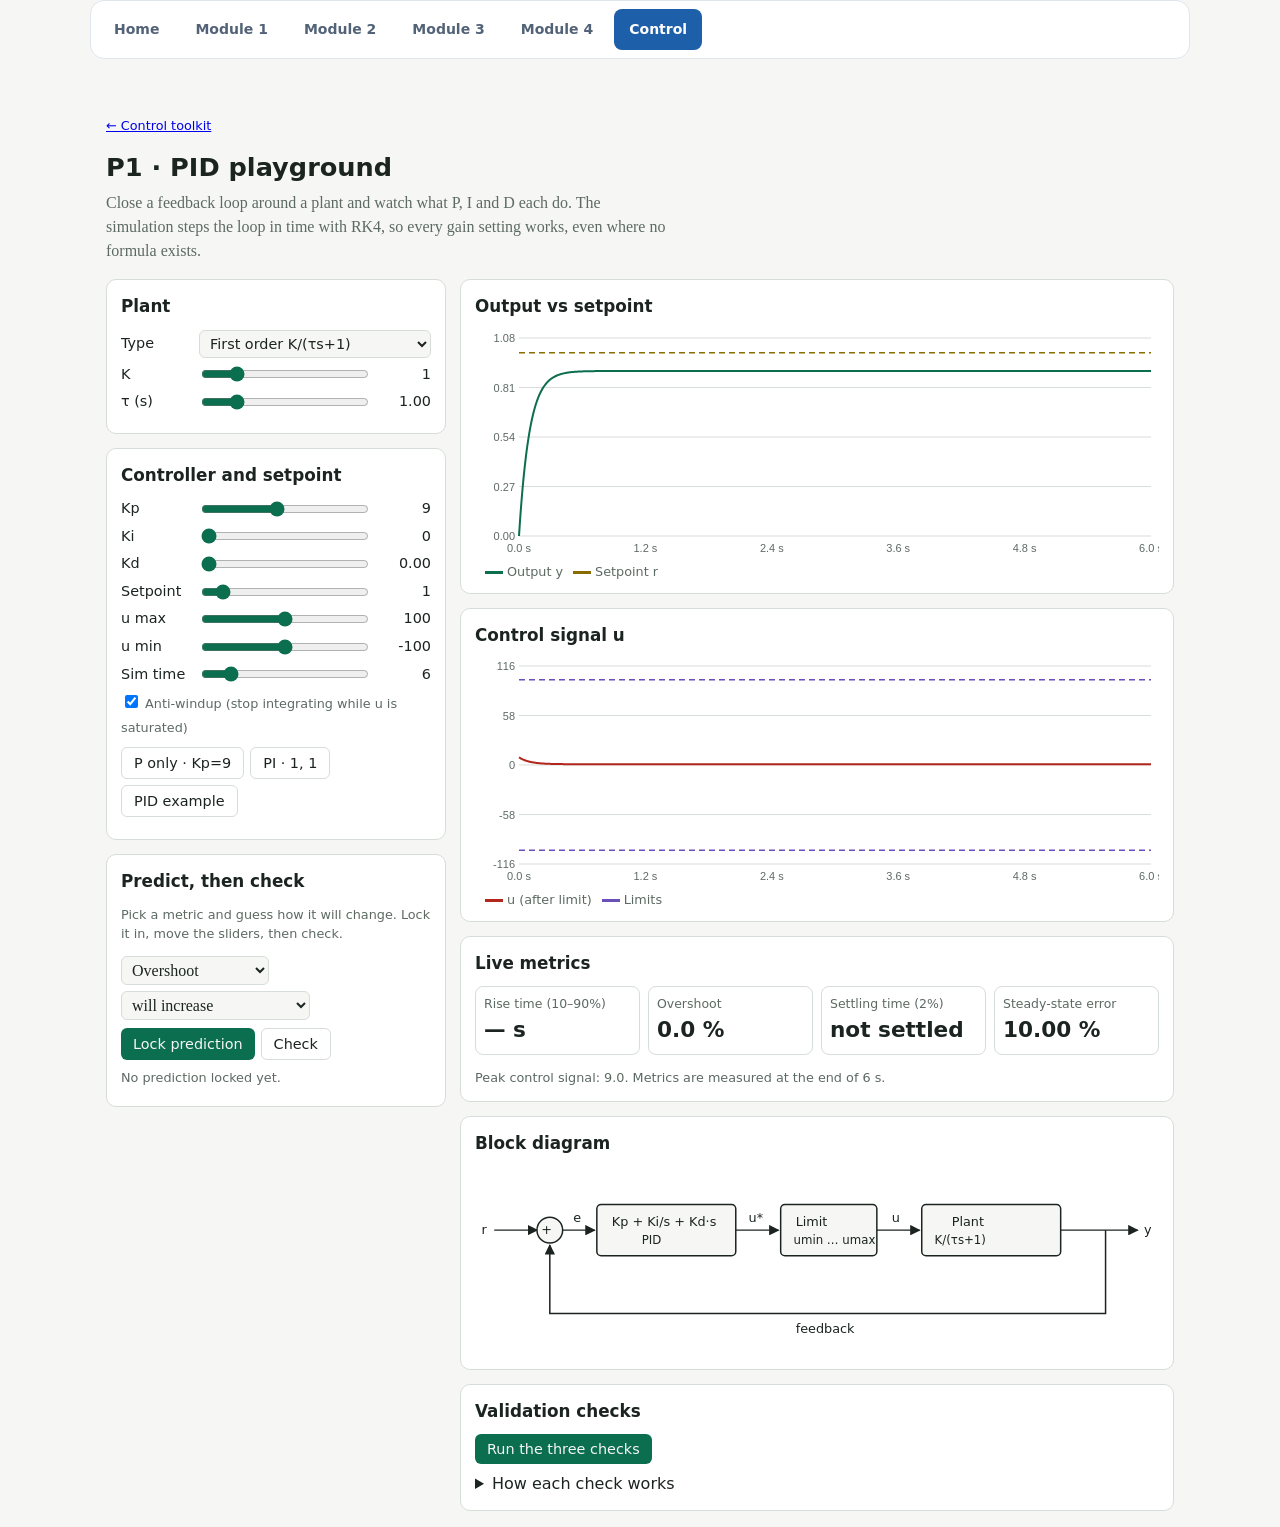
<file: control/p1.html>
<!DOCTYPE html>
<html lang="en">
<head>
<meta charset="utf-8">
<meta name="viewport" content="width=device-width, initial-scale=1">
<title>P1 · PID Playground</title>
<link rel="stylesheet" href="../assets/site.css">
<style>
:root{--bg:#f6f7f4;--panel:#fff;--ink:#1b2420;--mute:#5d6a63;--line:#d7ddd8;--out:#0b6e4f;--sp:#8a6d00;--u:#b3261e;--lim:#6b4fbb;--ok:#0b6e4f;--bad:#b3261e;--accent:#0b6e4f}
@media(prefers-color-scheme:dark){:root:not([data-theme="light"]){--bg:#121815;--panel:#1a221e;--ink:#e6ede8;--mute:#9aa8a0;--line:#2e3a34;--out:#4fd1a0;--sp:#e0b84a;--u:#ff8a80;--lim:#b9a4ff;--ok:#4fd1a0;--bad:#ff8a80;--accent:#4fd1a0}}
:root[data-theme="dark"]{--bg:#121815;--panel:#1a221e;--ink:#e6ede8;--mute:#9aa8a0;--line:#2e3a34;--out:#4fd1a0;--sp:#e0b84a;--u:#ff8a80;--lim:#b9a4ff;--ok:#4fd1a0;--bad:#ff8a80;--accent:#4fd1a0}
:root{box-sizing:border-box;padding-top:env(safe-area-inset-top,0px);padding-bottom:env(safe-area-inset-bottom,0px)}
*,*::before,*::after{box-sizing:inherit}
body{margin:0;background:var(--bg);color:var(--ink);font:16px/1.5 Georgia,"Iowan Old Style",serif}
h1,h2,h3,button,label,.num,.tag{font-family:"Trebuchet MS","Segoe UI",system-ui,sans-serif}
main{max-width:1100px;margin:0 auto;padding:16px}
h1{font-size:1.6rem;margin:.2em 0}
h2{font-size:1.05rem;margin:0 0 .6em}
.sub{color:var(--mute);margin:0 0 1em;max-width:70ch}
.grid{display:grid;gap:14px;grid-template-columns:1fr}
@media(min-width:860px){.grid{grid-template-columns:340px 1fr}}
.panel{background:var(--panel);border:1px solid var(--line);border-radius:10px;padding:14px}
.row{display:grid;grid-template-columns:70px 1fr 56px;align-items:center;gap:8px;margin:6px 0;font-family:"Trebuchet MS",system-ui,sans-serif;font-size:.9rem}
.row output{text-align:right;font-variant-numeric:tabular-nums}
input[type=range]{width:100%;accent-color:var(--accent)}
select,input[type=number],textarea{font:inherit;background:var(--bg);color:var(--ink);border:1px solid var(--line);border-radius:6px;padding:4px 6px;max-width:100%}
button{font-size:.9rem;background:var(--accent);color:var(--bg);border:0;border-radius:6px;padding:7px 12px;cursor:pointer}
button.ghost{background:transparent;color:var(--ink);border:1px solid var(--line)}
button:focus-visible,input:focus-visible,select:focus-visible{outline:3px solid var(--lim);outline-offset:2px}
.btns{display:flex;flex-wrap:wrap;gap:6px;margin:8px 0}
canvas{width:100%;height:230px;display:block}
.metrics{display:grid;grid-template-columns:repeat(2,1fr);gap:8px}
@media(min-width:560px){.metrics{grid-template-columns:repeat(4,1fr)}}
.m{border:1px solid var(--line);border-radius:8px;padding:8px}
.m .k{font-size:.78rem;color:var(--mute);font-family:"Trebuchet MS",system-ui,sans-serif}
.m .num{font-size:1.35rem;font-weight:bold}
.stack>*+*{margin-top:14px}
.legend{font:.8rem "Trebuchet MS",system-ui,sans-serif;color:var(--mute);margin-top:4px}
.legend b{display:inline-block;width:18px;height:3px;vertical-align:middle;margin:0 4px 0 10px}
.scroll{overflow-x:auto}
svg text{fill:var(--ink);font:12px "Trebuchet MS",system-ui,sans-serif}
svg .bx{fill:var(--bg);stroke:var(--ink);stroke-width:1.4}
svg .ln{stroke:var(--ink);stroke-width:1.4;fill:none}
.pass{color:var(--ok)}.fail{color:var(--bad)}
.chk{margin:.4em 0;font-size:.92rem}
.tag{font-size:.8rem;color:var(--mute)}
details summary{cursor:pointer;font-family:"Trebuchet MS",system-ui,sans-serif}
.warn{color:var(--bad);font-size:.88rem;font-family:"Trebuchet MS",system-ui,sans-serif}
</style>
</head>
<body>
<nav class="site-nav" aria-label="Main navigation"><a href="../">Home</a><a href="../module1/">Module 1</a><a href="../module2/">Module 2</a><a href="../module3/">Module 3</a><a href="../module4/">Module 4</a><a href="./" aria-current="page">Control</a></nav>
<main>
<p class="tag"><a href="./">← Control toolkit</a></p>
<h1>P1 · PID playground</h1>
<p class="sub">Close a feedback loop around a plant and watch what P, I and D each do. The simulation steps the loop in time with RK4, so every gain setting works, even where no formula exists.</p>

<div class="grid">
<div class="stack">
 <div class="panel">
  <h2>Plant</h2>
  <div class="row"><span>Type</span><select id="ptype" style="grid-column:2/4"><option value="1">First order  K/(τs+1)</option><option value="2">Second order  Kωn²/(s²+2ζωn s+ωn²)</option></select></div>
  <div id="p1box">
   <div class="row"><span>K</span><input id="K" type="range" min="0.1" max="5" step="0.1" value="1"><output></output></div>
   <div class="row"><span>τ (s)</span><input id="tau" type="range" min="0.1" max="5" step="0.05" value="1"><output></output></div>
  </div>
  <div id="p2box" hidden>
   <div class="row"><span>K</span><input id="K2" type="range" min="0.1" max="5" step="0.1" value="1"><output></output></div>
   <div class="row"><span>ωn</span><input id="wn" type="range" min="0.5" max="10" step="0.1" value="2"><output></output></div>
   <div class="row"><span>ζ</span><input id="zeta" type="range" min="0.1" max="2" step="0.05" value="0.5"><output></output></div>
  </div>
 </div>
 <div class="panel">
  <h2>Controller and setpoint</h2>
  <div class="row"><span>Kp</span><input id="Kp" type="range" min="0" max="20" step="0.1" value="9"><output></output></div>
  <div class="row"><span>Ki</span><input id="Ki" type="range" min="0" max="20" step="0.1" value="0"><output></output></div>
  <div class="row"><span>Kd</span><input id="Kd" type="range" min="0" max="5" step="0.05" value="0"><output></output></div>
  <div class="row"><span>Setpoint</span><input id="r" type="range" min="0.1" max="10" step="0.1" value="1"><output></output></div>
  <div class="row"><span>u max</span><input id="umax" type="range" min="1" max="200" step="1" value="100"><output></output></div>
  <div class="row"><span>u min</span><input id="umin" type="range" min="-200" max="0" step="1" value="-100"><output></output></div>
  <div class="row"><span>Sim time</span><input id="T" type="range" min="2" max="30" step="1" value="6"><output></output></div>
  <label class="tag"><input id="aw" type="checkbox" checked> Anti-windup (stop integrating while u is saturated)</label>
  <div class="btns">
   <button class="ghost" data-pre="P">P only · Kp=9</button>
   <button class="ghost" data-pre="PI">PI · 1, 1</button>
   <button class="ghost" data-pre="PID">PID example</button>
  </div>
  <div id="warn" class="warn"></div>
 </div>
 <div class="panel">
  <h2>Predict, then check</h2>
  <p class="tag" style="margin-top:0">Pick a metric and guess how it will change. Lock it in, move the sliders, then check.</p>
  <div class="btns" style="align-items:center">
   <select id="pm"><option value="rise">Rise time</option><option value="os" selected>Overshoot</option><option value="ts">Settling time</option><option value="sse">Steady-state error</option></select>
   <select id="pd"><option value="up">will increase</option><option value="down">will decrease</option><option value="same">will stay about the same</option></select>
  </div>
  <div class="btns"><button id="lock">Lock prediction</button><button id="chk" class="ghost">Check</button></div>
  <div id="pout" class="chk tag">No prediction locked yet.</div>
 </div>
</div>

<div class="stack">
 <div class="panel">
  <h2>Output vs setpoint</h2>
  <canvas id="c1" role="img" aria-label="Closed-loop output and setpoint over time"></canvas>
  <div class="legend"><b style="background:var(--out)"></b>Output y<b style="background:var(--sp)"></b>Setpoint r</div>
 </div>
 <div class="panel">
  <h2>Control signal u</h2>
  <canvas id="c2" role="img" aria-label="Control signal with saturation limits"></canvas>
  <div class="legend"><b style="background:var(--u)"></b>u (after limit)<b style="background:var(--lim)"></b>Limits</div>
 </div>
 <div class="panel">
  <h2>Live metrics</h2>
  <div class="metrics" id="metrics"></div>
  <p class="tag" id="mnote" style="margin-bottom:0"></p>
 </div>
 <div class="panel">
  <h2>Block diagram</h2>
  <div class="scroll"><svg viewBox="0 0 640 170" width="100%" style="min-width:520px" role="img" aria-label="Unity feedback loop: setpoint, summing junction, PID, saturation, plant, output">
   <defs><marker id="ar" viewBox="0 0 10 10" refX="9" refY="5" markerWidth="7" markerHeight="7" orient="auto"><path d="M0 0L10 5L0 10z" fill="currentColor" style="color:var(--ink)"/></marker></defs>
   <text x="6" y="64">r</text>
   <path class="ln" d="M18 60H58" marker-end="url(#ar)"/>
   <circle class="bx" cx="70" cy="60" r="12"/><text x="62" y="64">+</text><text x="66" y="84" style="font-size:11px">−</text>
   <path class="ln" d="M82 60H112" marker-end="url(#ar)"/><text x="92" y="52">e</text>
   <rect class="bx" x="114" y="36" width="130" height="48" rx="4"/><text x="128" y="56">Kp + Ki/s + Kd·s</text><text x="156" y="73" style="font-size:11px">PID</text>
   <path class="ln" d="M244 60H284" marker-end="url(#ar)"/><text x="256" y="52">u*</text>
   <rect class="bx" x="286" y="36" width="90" height="48" rx="4"/><text x="300" y="56">Limit</text><text x="298" y="73" style="font-size:11px">umin … umax</text>
   <path class="ln" d="M376 60H416" marker-end="url(#ar)"/><text x="390" y="52">u</text>
   <rect class="bx" x="418" y="36" width="130" height="48" rx="4"/><text x="446" y="56">Plant</text><text id="bdp" x="430" y="73" style="font-size:11px">K/(τs+1)</text>
   <path class="ln" d="M548 60H620" marker-end="url(#ar)"/><text x="626" y="64">y</text>
   <path class="ln" d="M590 60V138H70V74" marker-end="url(#ar)"/><text x="300" y="156">feedback</text>
  </svg></div>
 </div>
 <div class="panel">
  <h2>Validation checks</h2>
  <div class="btns"><button id="val">Run the three checks</button></div>
  <div id="vout"></div>
  <details><summary>How each check works</summary>
   <p class="tag">Plant K=1, τ=1 s, no saturation. (1) P only, Kp=9: simulate and measure the closed-loop time constant (time to 63.2% of the final value) and the steady-state error, then compare with τ/(1+KKp) and 1/(1+KKp). (2) PI with Kp=1, Ki=1: compare ωn=√(KKi/τ) and ζ=(1+KKp)/(2√(τKKi)) with the expected 1 and 1. (3) Several PI settings must all end with zero steady-state error for a step.</p></details>
 </div>
</div>
</div>
</main>

<script>
(function(){
"use strict";
var $=function(id){return document.getElementById(id)};
var ids=["K","tau","K2","wn","zeta","Kp","Ki","Kd","r","umax","umin","T"];
var TF=0.02; // derivative filter time constant (s)
var DT=0.001; // RK4 step (s)

// ---- simulation core: state s=[y, v, I, xd] ----
function rhs(s,P){
  var e=P.r-s[0];
  var D=P.Kd*(e-s[3])/TF;
  var uu=P.Kp*e+P.Ki*s[2]+D;
  var u=Math.min(P.umax,Math.max(P.umin,uu));
  var dI=e;
  if(P.aw && uu!==u && (uu-u)*e>0) dI=0; // clamp integrator
  var dy,dv;
  if(P.type===1){dy=(P.K*u-s[0])/P.tau;dv=0;}
  else{dy=s[1];dv=P.wn*P.wn*(P.K*u-s[0])-2*P.zeta*P.wn*s[1];}
  return [dy,dv,dI,(e-s[3])/TF,u];
}
function simulate(P){
  var n=Math.round(P.T/DT),stride=P.stride||5;
  var s=[0,0,0,0],t=[],y=[],u=[];
  for(var i=0;i<=n;i++){
    var k1=rhs(s,P);
    if(i%stride===0){t.push(i*DT);y.push(s[0]);u.push(k1[4]);}
    var a=s.map(function(v,j){return j<4?v+DT/2*k1[j]:0});
    var k2=rhs(a,P);
    var b=s.map(function(v,j){return j<4?v+DT/2*k2[j]:0});
    var k3=rhs(b,P);
    var c=s.map(function(v,j){return j<4?v+DT*k3[j]:0});
    var k4=rhs(c,P);
    for(var j=0;j<4;j++)s[j]+=DT/6*(k1[j]+2*k2[j]+2*k3[j]+k4[j]);
    if(!isFinite(s[0])||Math.abs(s[0])>1e9){break;}
  }
  return {t:t,y:y,u:u,diverged:!isFinite(s[0])||Math.abs(s[0])>1e9};
}
function metrics(res,r){
  var t=res.t,y=res.y,n=y.length,m={rise:null,os:0,ts:null,sse:null};
  var t10=null,t90=null,ymax=-Infinity,i;
  for(i=0;i<n;i++){
    if(t10===null&&y[i]>=0.1*r)t10=t[i];
    if(t90===null&&y[i]>=0.9*r){t90=t[i];}
    if(y[i]>ymax)ymax=y[i];
  }
  if(t10!==null&&t90!==null)m.rise=t90-t10;
  m.os=Math.max(0,(ymax-r)/r*100);
  var last=-1;
  for(i=0;i<n;i++)if(Math.abs(y[i]-r)>0.02*r)last=i;
  if(last<n-1)m.ts=last<0?0:t[last+1];
  m.sse=(r-y[n-1])/r*100;
  return m;
}

// ---- UI ----
function val(id){return parseFloat($(id).value)}
function params(){
  var type=parseInt($("ptype").value,10);
  return {type:type,K:type===1?val("K"):val("K2"),tau:val("tau"),wn:val("wn"),zeta:val("zeta"),
    Kp:val("Kp"),Ki:val("Ki"),Kd:val("Kd"),r:val("r"),umax:val("umax"),umin:val("umin"),T:val("T"),aw:$("aw").checked};
}
function fmt(x,d){return x===null||x===undefined?"—":x.toFixed(d)}
function plot(cv,series,opt){
  var dpr=window.devicePixelRatio||1,W=cv.clientWidth,H=cv.clientHeight;
  cv.width=W*dpr;cv.height=H*dpr;
  var g=cv.getContext("2d");g.scale(dpr,dpr);g.clearRect(0,0,W,H);
  var cs=getComputedStyle(document.documentElement);
  var col=function(n){return cs.getPropertyValue(n).trim()};
  var L=44,R=8,Tp=8,B=24,pw=W-L-R,ph=H-Tp-B;
  var ymin=Infinity,ymax=-Infinity,tmax=opt.T;
  series.forEach(function(s){s.y.forEach(function(v){if(v<ymin)ymin=v;if(v>ymax)ymax=v;})});
  (opt.extra||[]).forEach(function(v){if(v<ymin)ymin=v;if(v>ymax)ymax=v;});
  if(opt.clip){ymin=Math.max(ymin,opt.clip[0]);ymax=Math.min(ymax,opt.clip[1]);}
  if(ymin>0)ymin=0;
  var pad=(ymax-ymin)*0.08||1;ymin-=pad*(ymin<0?1:0);ymax+=pad;
  var X=function(t){return L+t/tmax*pw},Y=function(v){return Tp+(1-(v-ymin)/(ymax-ymin))*ph};
  g.font="11px sans-serif";g.fillStyle=col("--mute");g.strokeStyle=col("--line");g.lineWidth=1;
  for(var i=0;i<=4;i++){
    var v=ymin+(ymax-ymin)*i/4,yy=Y(v);
    g.beginPath();g.moveTo(L,yy);g.lineTo(W-R,yy);g.stroke();
    g.textAlign="right";g.fillText(v.toFixed(Math.abs(ymax-ymin)<5?2:0),L-4,yy+4);
  }
  for(i=0;i<=5;i++){
    var tt=tmax*i/5;g.textAlign="center";g.fillText(tt.toFixed(tmax<10?1:0)+" s",X(tt),H-8);
  }
  (opt.lines||[]).forEach(function(l){
    g.strokeStyle=col(l.c);g.setLineDash([6,4]);g.lineWidth=1.5;
    var yy=Y(l.v);g.beginPath();g.moveTo(L,yy);g.lineTo(W-R,yy);g.stroke();
  });
  g.setLineDash([]);
  series.forEach(function(s){
    g.strokeStyle=col(s.c);g.lineWidth=2;g.beginPath();
    var started=false;
    for(var k=0;k<s.y.length;k++){
      var yv=Math.min(ymax,Math.max(ymin,s.y[k]));
      var px=X(opt.t[k]),py=Y(yv);
      if(!started){g.moveTo(px,py);started=true}else g.lineTo(px,py);
    }
    g.stroke();
  });
}

var last=null,baseline=null;
function update(){
  ids.forEach(function(id){var o=$(id).parentNode.querySelector("output");if(o)o.textContent=(+$(id).value).toFixed(id==="Kd"||id==="tau"||id==="zeta"?2:1).replace(/\.0$/,"")});
  var P=params();
  $("p1box").hidden=P.type!==1;$("p2box").hidden=P.type!==2;
  $("bdp").textContent=P.type===1?"K/(τs+1)":"Kωn²/(s²+2ζωn s+ωn²)";
  var res=simulate(P);last=res;
  var m=metrics(res,P.r);last.m=m;
  var lines=[{v:P.r,c:"--sp"}];
  plot($("c1"),[{y:res.y,c:"--out"}],{t:res.t,T:P.T,lines:lines,extra:[P.r*1.0],clip:[-P.r*2,P.r*4]});
  plot($("c2"),[{y:res.u,c:"--u"}],{t:res.t,T:P.T,lines:[{v:P.umax,c:"--lim"},{v:P.umin,c:"--lim"}],extra:[P.umax,P.umin],clip:[P.umin*1.5-1,P.umax*1.5+1]});
  var items=[["Rise time (10–90%)",fmt(m.rise,3)+" s"],["Overshoot",fmt(m.os,1)+" %"],["Settling time (2%)",m.ts===null?"not settled":fmt(m.ts,2)+" s"],["Steady-state error",fmt(m.sse,2)+" %"]];
  $("metrics").innerHTML=items.map(function(a){return '<div class="m"><div class="k">'+a[0]+'</div><div class="num">'+a[1]+'</div></div>'}).join("");
  var peak=Math.max.apply(null,res.u),sat=res.u.some(function(v){return v>=P.umax-1e-9||v<=P.umin+1e-9});
  $("mnote").textContent="Peak control signal: "+peak.toFixed(1)+(sat?" (hits the limit, so the loop is saturating)":"")+". Metrics are measured at the end of "+P.T+" s.";
  $("warn").textContent=res.diverged?"The loop is unstable at these gains: the output grows without bound.":"";
}
ids.concat(["ptype","aw"]).forEach(function(id){$(id).addEventListener("input",update)});
window.addEventListener("resize",update);

var PRE={P:{Kp:9,Ki:0,Kd:0},PI:{Kp:1,Ki:1,Kd:0},PID:{Kp:9,Ki:6,Kd:0.5}};
document.querySelectorAll("[data-pre]").forEach(function(b){b.addEventListener("click",function(){
  var p=PRE[b.dataset.pre];
  if(b.dataset.pre!=="PID"){$("ptype").value="1";$("K").value=1;$("tau").value=1;}
  ["Kp","Ki","Kd"].forEach(function(k){$(k).value=p[k]});update();
})});

// ---- predict, then check ----
var NAMES={rise:"rise time",os:"overshoot",ts:"settling time",sse:"steady-state error"};
$("lock").addEventListener("click",function(){
  baseline={m:Object.assign({},last.m),metric:$("pm").value,dir:$("pd").value};
  $("pout").textContent="Locked: you predict "+NAMES[baseline.metric]+" "+$("pd").options[$("pd").selectedIndex].text+". Now change the sliders, then press Check.";
});
$("chk").addEventListener("click",function(){
  if(!baseline){$("pout").textContent="Lock a prediction first.";return}
  var a=baseline.m[baseline.metric],b=last.m[baseline.metric];
  if(a===null||b===null){$("pout").textContent="One of the two runs has no value for this metric (for example it never settled), so it can't be compared.";return}
  var tol=baseline.metric==="os"||baseline.metric==="sse"?0.5:0.02*Math.max(Math.abs(a),0.1);
  var actual=Math.abs(b-a)<=tol?"same":(b>a?"up":"down");
  var ok=actual===baseline.dir;
  $("pout").innerHTML='<span class="'+(ok?"pass":"fail")+'">'+(ok?"Your prediction was right.":"Not this time.")+"</span> "+NAMES[baseline.metric]+" went from "+a.toFixed(2)+" to "+b.toFixed(2)+". Ask why: which term of the controller caused that?";
});

// ---- validation checks (K=1, tau=1, no saturation) ----
function base(o){return Object.assign({type:1,K:1,tau:1,wn:2,zeta:.5,Kp:0,Ki:0,Kd:0,r:1,umax:1e9,umin:-1e9,T:5,aw:false,stride:1},o)}
function runChecks(){
  var out=[],ok=function(b){return '<span class="'+(b?"pass":"fail")+'">'+(b?"PASS":"FAIL")+"</span>"};
  // 1
  var r1=simulate(base({Kp:9,T:2})),yf=r1.y[r1.y.length-1],tgt=0.632121*yf,tc=null;
  for(var i=0;i<r1.y.length;i++){if(r1.y[i]>=tgt){tc=r1.t[i];break}}
  var sse=(1-yf)*100,p1=Math.abs(tc-0.1)<0.005&&Math.abs(sse-10)<0.2;
  out.push(ok(p1)+" <b>1 · P only, Kp=9.</b> Closed-loop τ: simulated "+tc.toFixed(3)+" s, expected 0.100 s. Steady-state error: simulated "+sse.toFixed(2)+"%, expected 10.00%.");
  // 2
  var K=1,tau=1,Kp=1,Ki=1,wn=Math.sqrt(K*Ki/tau),z=(1+K*Kp)/(2*Math.sqrt(tau*K*Ki));
  var r2=simulate(base({Kp:1,Ki:1,T:15})),e2=Math.abs(1-r2.y[r2.y.length-1])*100;
  var p2=Math.abs(wn-1)<1e-9&&Math.abs(z-1)<1e-9&&e2<0.1;
  out.push(ok(p2)+" <b>2 · PI, Kp=1, Ki=1.</b> ωn = "+wn.toFixed(3)+" rad/s (expected 1), ζ = "+z.toFixed(3)+" (expected 1). Simulated error after 15 s: "+e2.toFixed(3)+"%.");
  // 3
  var combos=[[0.5,2],[3,0.7],[1,5],[2,1]],all=true,txt=[];
  combos.forEach(function(c){
    var r3=simulate(base({Kp:c[0],Ki:c[1],T:40,stride:5})),e=Math.abs(1-r3.y[r3.y.length-1])*100;
    if(!(e<0.5))all=false;txt.push("Kp="+c[0]+", Ki="+c[1]+" → "+e.toFixed(3)+"%");
  });
  out.push(ok(all)+" <b>3 · Any PI gives zero steady-state error.</b> "+txt.join("; ")+".");
  $("vout").innerHTML=out.map(function(s){return '<div class="chk">'+s+"</div>"}).join("");
}
$("val").addEventListener("click",runChecks);
update();
})();
</script>
</body>
</html>
</file>
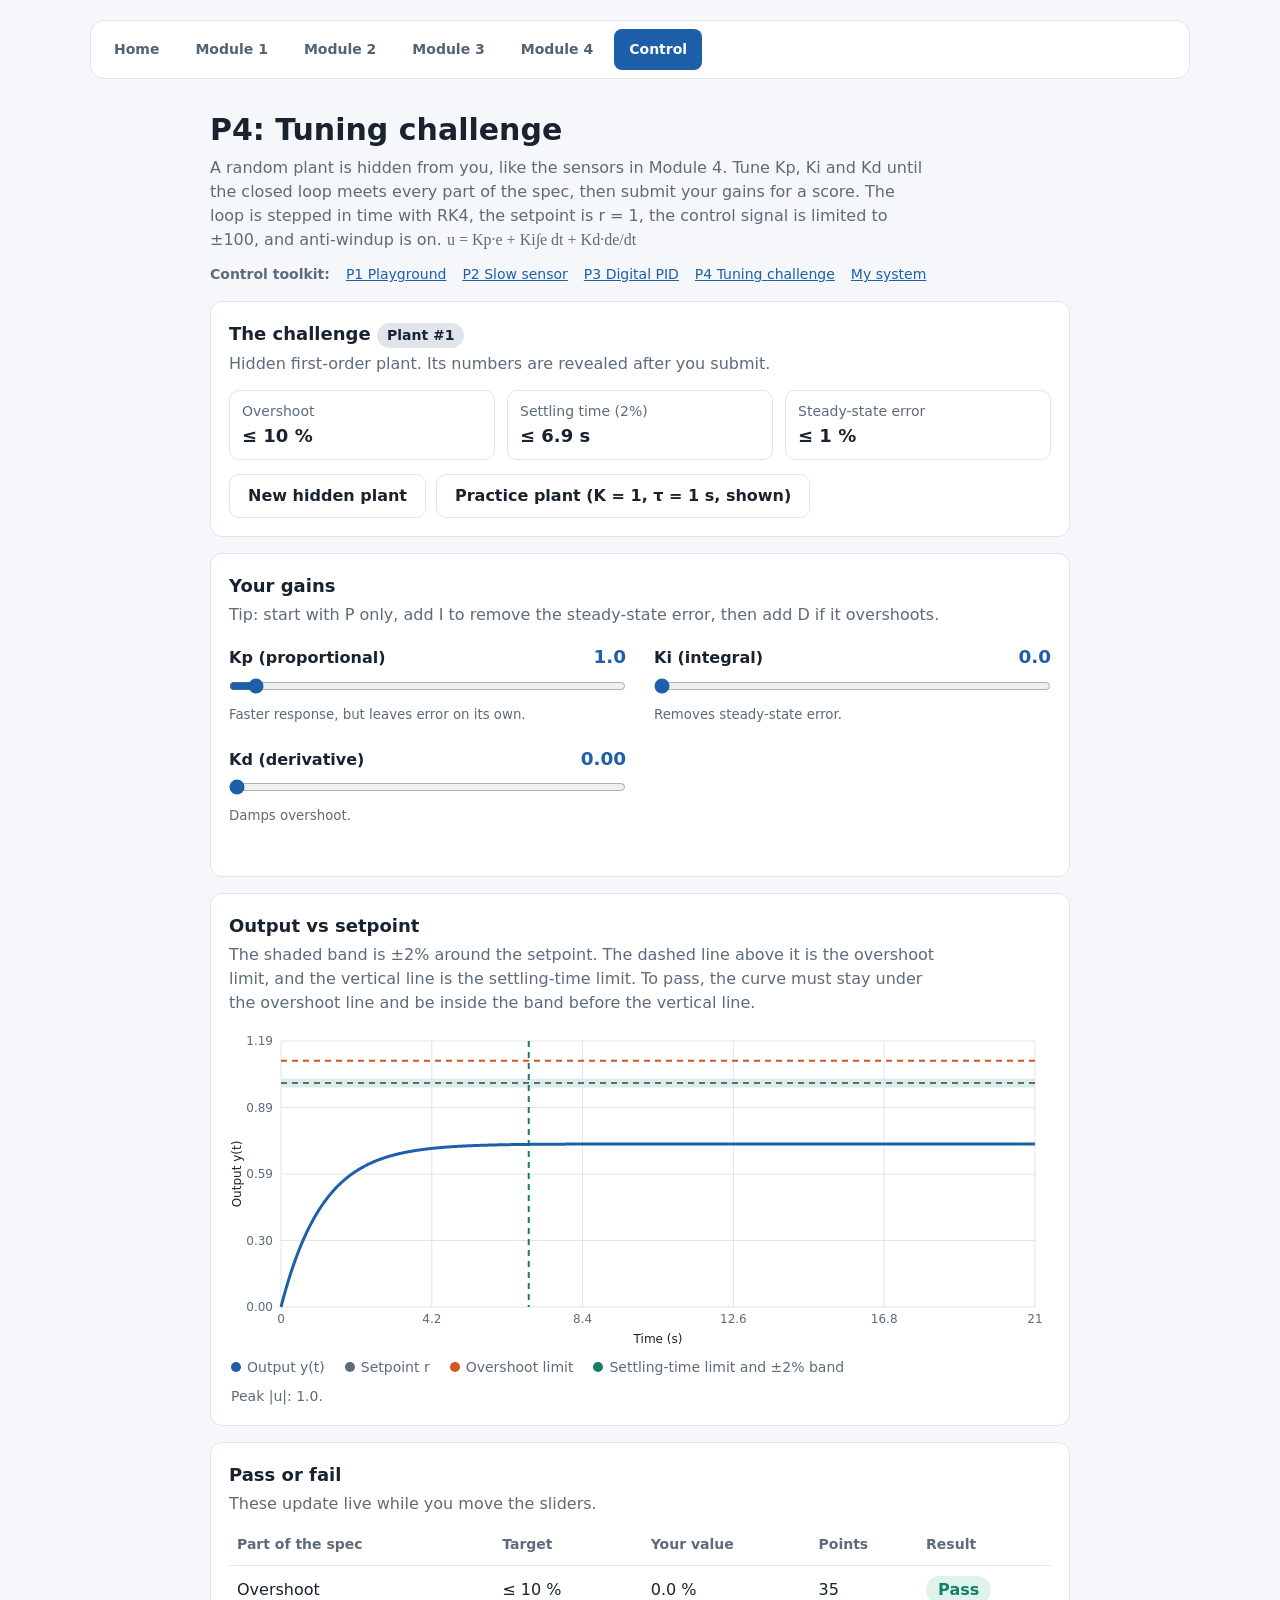
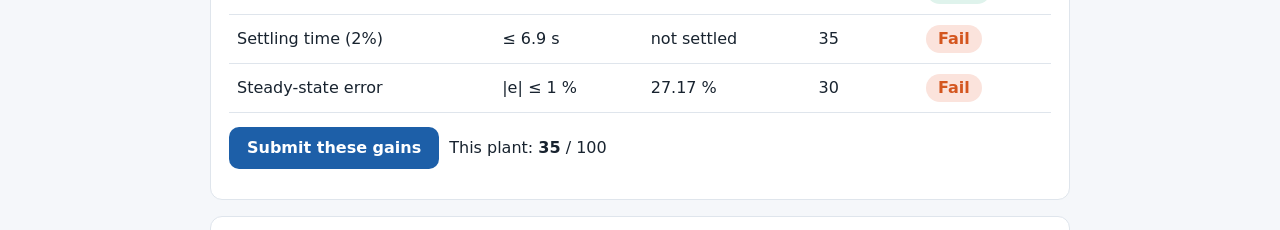
<file: control/p4.html>
<!DOCTYPE html>
<html lang="en">
<head>
<meta charset="UTF-8">
<title>P4: Tuning challenge</title>
<meta http-equiv="refresh" content="0; url=p4/">
<link rel="canonical" href="p4/">
</head>
<body>
<p>P4 has moved to <a href="p4/">p4/</a>.</p>
</body>
</html>
</file>
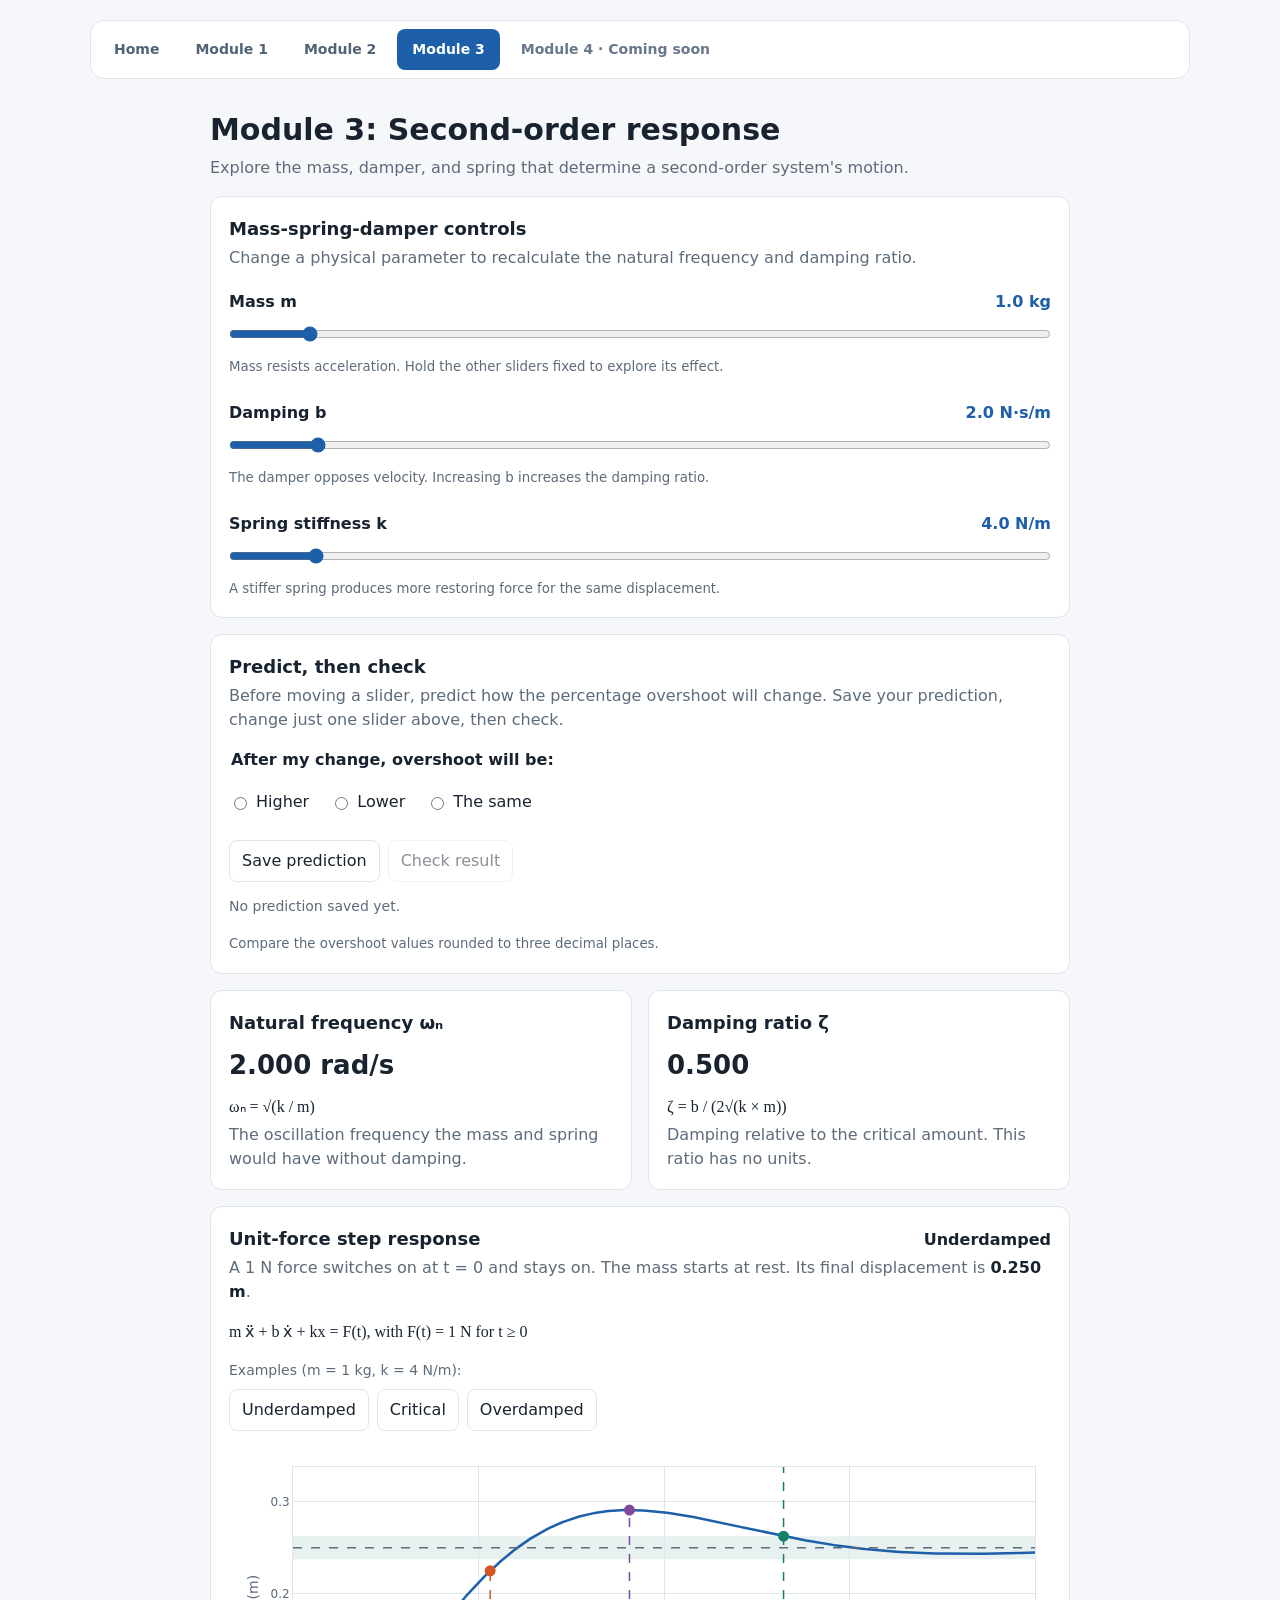
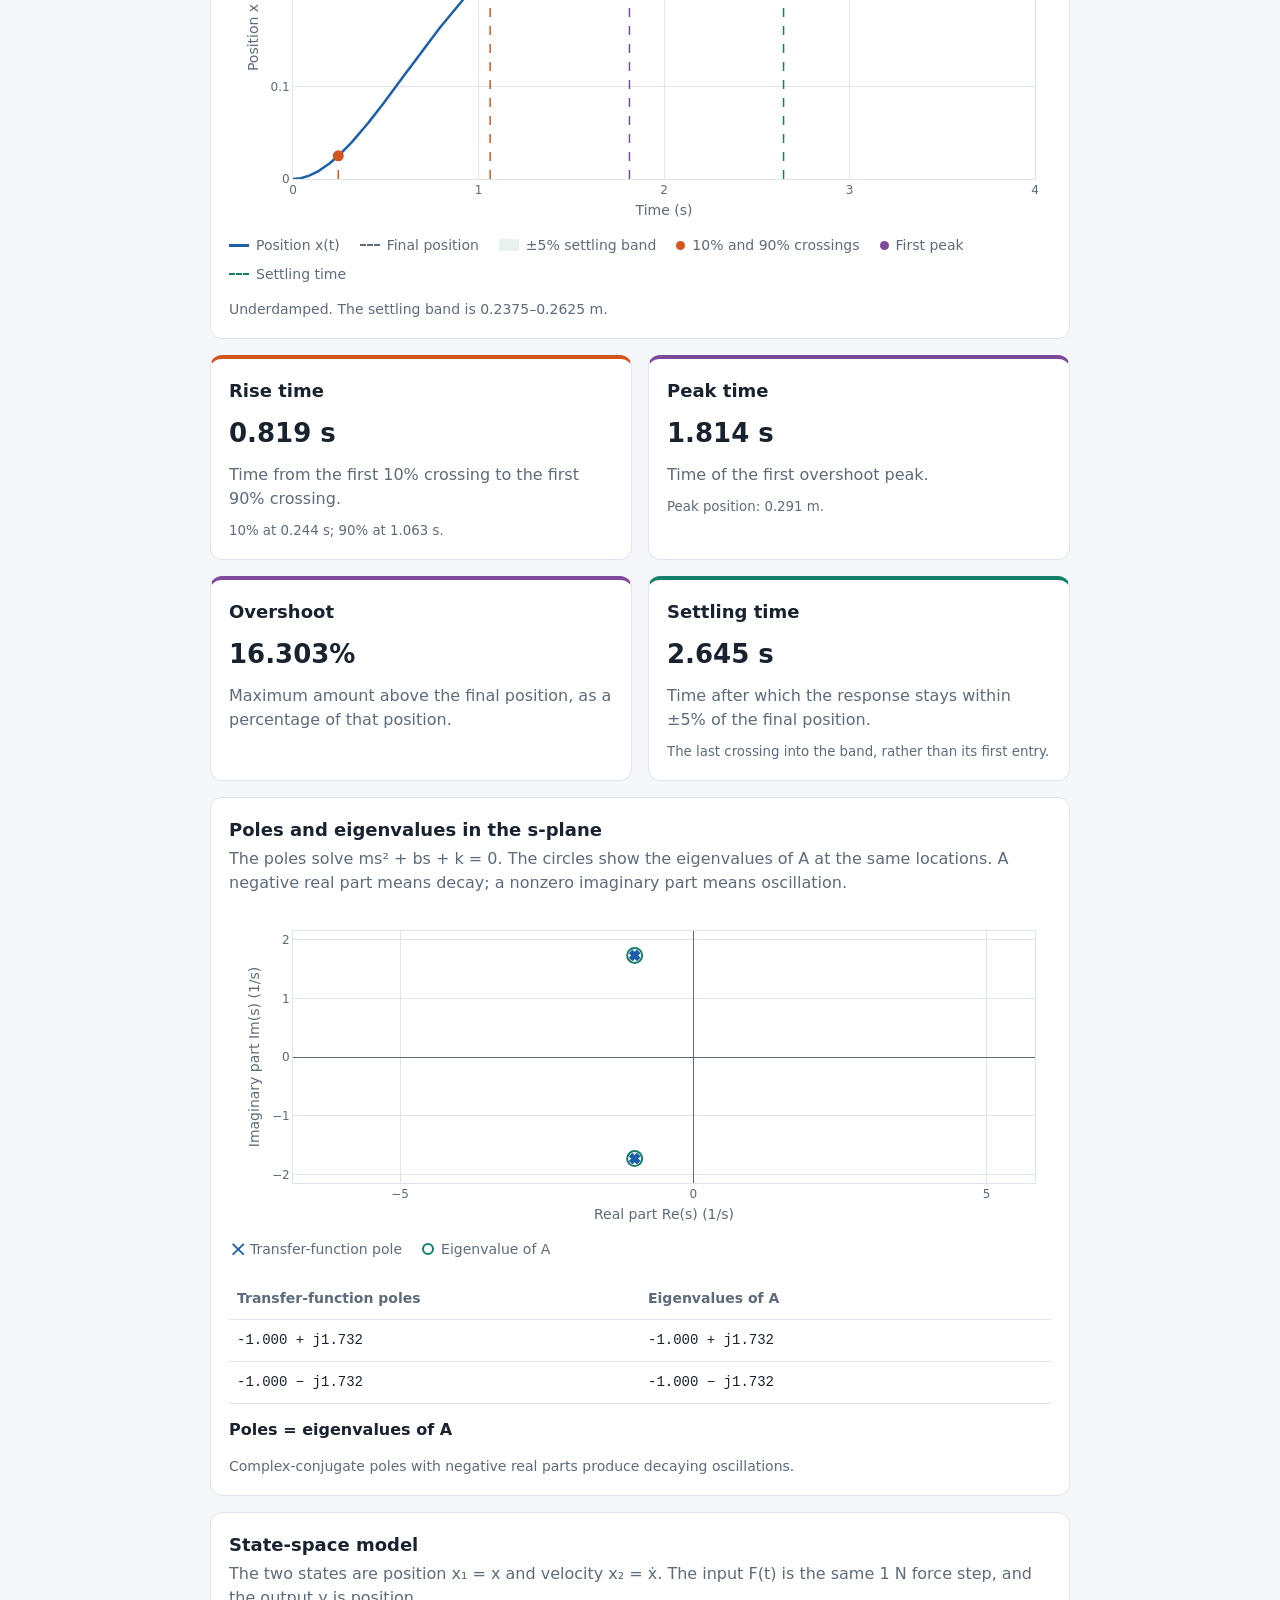
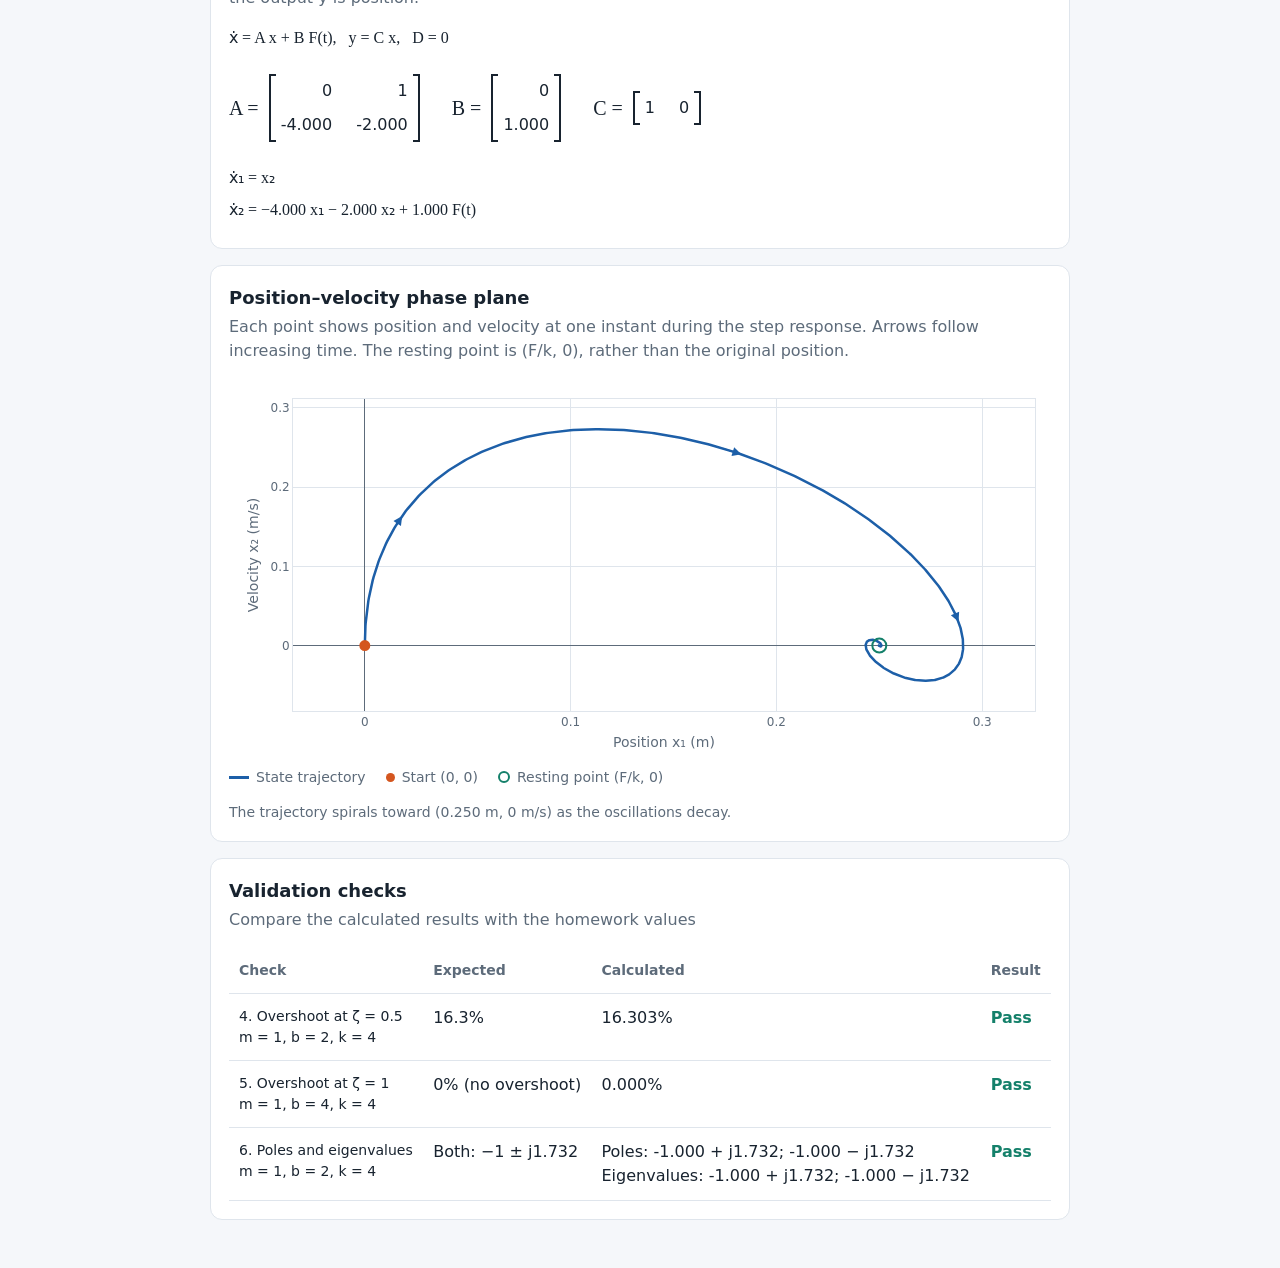
<file: module3/module3.html>
<!DOCTYPE html>
<html lang="en">
<head>
  <meta charset="UTF-8">
  <meta name="viewport" content="width=device-width, initial-scale=1">
  <title>Module 3: Second-order response</title>
  <link rel="stylesheet" href="./module3.css">
  <script src="./external-resources/plotly-basic-4.1.1.min.js" defer></script>
  <script src="./module3.js" defer></script>
<link rel="stylesheet" href="../assets/site.css">
</head>
<body>
<nav class="site-nav" aria-label="Main navigation"><a href="../">Home</a><a href="../module1/">Module 1</a><a href="../module2/">Module 2</a><a href="../module3/module3.html" aria-current="page">Module 3</a><span>Module 4 · Coming soon</span></nav>
  <main>
    <h1>Module 3: Second-order response</h1>
    <p class="sub">Explore the mass, damper, and spring that determine a second-order system's motion.</p>

    <section class="panel" aria-labelledby="controls-heading">
      <h2 id="controls-heading">Mass-spring-damper controls</h2>
      <p class="desc">Change a physical parameter to recalculate the natural frequency and damping ratio.</p>

      <div class="sliders">
        <div class="slider">
          <label for="mass">Mass m <output id="massOut" for="mass">1.0 kg</output></label>
          <input id="mass" type="range" min="0.1" max="10" step="0.1" value="1" aria-describedby="mass-help">
          <small id="mass-help">Mass resists acceleration. Hold the other sliders fixed to explore its effect.</small>
        </div>

        <div class="slider">
          <label for="damping">Damping b <output id="dampingOut" for="damping">2.0 N·s/m</output></label>
          <input id="damping" type="range" min="0" max="20" step="0.1" value="2" aria-describedby="damping-help">
          <small id="damping-help">The damper opposes velocity. Increasing b increases the damping ratio.</small>
        </div>

        <div class="slider">
          <label for="stiffness">Spring stiffness k <output id="stiffnessOut" for="stiffness">4.0 N/m</output></label>
          <input id="stiffness" type="range" min="0.1" max="40" step="0.1" value="4" aria-describedby="stiffness-help">
          <small id="stiffness-help">A stiffer spring produces more restoring force for the same displacement.</small>
        </div>
      </div>
    </section>

    <section class="panel" aria-labelledby="prediction-heading">
      <h2 id="prediction-heading">Predict, then check</h2>
      <p class="desc">Before moving a slider, predict how the percentage overshoot will change. Save your prediction, change just one slider above, then check.</p>
      <form id="predictionForm">
        <fieldset class="prediction-choices">
          <legend>After my change, overshoot will be:</legend>
          <label><input type="radio" name="prediction" value="higher" required> Higher</label>
          <label><input type="radio" name="prediction" value="lower" required> Lower</label>
          <label><input type="radio" name="prediction" value="same" required> The same</label>
        </fieldset>
        <div class="activity-actions">
          <button type="submit">Save prediction</button>
          <button id="checkPrediction" type="button" disabled>Check result</button>
        </div>
      </form>
      <p id="predictionBaseline" class="plot-summary">No prediction saved yet.</p>
      <p id="predictionHint" class="plot-summary" aria-live="polite"></p>
      <p id="predictionResult" class="activity-feedback" role="status"></p>
      <small class="desc">Compare the overshoot values rounded to three decimal places.</small>
    </section>

    <section class="results" aria-label="Calculated system parameters" aria-live="polite" aria-atomic="true">
      <div class="panel">
        <h2>Natural frequency ωₙ</h2>
        <output class="value" id="omegaNOut" for="mass stiffness">2.000 rad/s</output>
        <div class="formula">ωₙ = √(k / m)</div>
        <p>The oscillation frequency the mass and spring would have without damping.</p>
      </div>
      <div class="panel">
        <h2>Damping ratio ζ</h2>
        <output class="value" id="zetaOut" for="mass damping stiffness">0.500</output>
        <div class="formula">ζ = b / (2√(k × m))</div>
        <p>Damping relative to the critical amount. This ratio has no units.</p>
      </div>
    </section>
    <section class="panel response-panel" aria-labelledby="response-heading">
      <div class="response-heading">
        <h2 id="response-heading">Unit-force step response</h2>
        <span id="responseCase" class="case-label">Underdamped</span>
      </div>
      <p class="desc">A 1 N force switches on at t = 0 and stays on. The mass starts at rest. Its final displacement is <output id="finalValueOut" for="stiffness">0.250 m</output>.</p>
      <p class="formula model-equation">m ẍ + b ẋ + kx = F(t), with F(t) = 1 N for t ≥ 0</p>
      <div class="examples" role="group" aria-label="Example damping cases">
        <span>Examples (m = 1 kg, k = 4 N/m):</span>
        <button type="button" data-damping="2">Underdamped</button>
        <button type="button" data-damping="4">Critical</button>
        <button type="button" data-damping="8">Overdamped</button>
      </div>
      <div id="responsePlot" class="plot" role="img" aria-label="Position versus time after a 1 N force step" aria-describedby="responseSummary"></div>
      <div class="legend" aria-label="Plot legend">
        <span><i class="swatch output-line" aria-hidden="true"></i>Position x(t)</span>
        <span><i class="swatch final-line" aria-hidden="true"></i>Final position</span>
        <span><i class="swatch band" aria-hidden="true"></i>±5% settling band</span>
        <span><i class="swatch rise-dot" aria-hidden="true"></i>10% and 90% crossings</span>
        <span><i class="swatch peak-dot" aria-hidden="true"></i>First peak</span>
        <span><i class="swatch settling-line" aria-hidden="true"></i>Settling time</span>
      </div>
      <p id="responseSummary" class="plot-summary"></p>
    </section>

    <section class="measurements" aria-label="Response measurements" aria-live="polite" aria-atomic="true">
      <div class="panel metric rise-metric">
        <h2>Rise time</h2>
        <output id="riseTimeOut" class="value" for="mass damping stiffness"></output>
        <p>Time from the first 10% crossing to the first 90% crossing.</p>
        <small id="riseDetails"></small>
      </div>
      <div class="panel metric peak-metric">
        <h2>Peak time</h2>
        <output id="peakTimeOut" class="value" for="mass damping stiffness"></output>
        <p>Time of the first overshoot peak.</p>
        <small id="peakDetails"></small>
      </div>
      <div class="panel metric overshoot-metric">
        <h2>Overshoot</h2>
        <output id="overshootOut" class="value" for="mass damping stiffness"></output>
        <p>Maximum amount above the final position, as a percentage of that position.</p>
      </div>
      <div class="panel metric settling-metric">
        <h2>Settling time</h2>
        <output id="settlingTimeOut" class="value" for="mass damping stiffness"></output>
        <p>Time after which the response stays within ±5% of the final position.</p>
        <small id="settlingDetails"></small>
      </div>
    </section>
    <section class="panel" aria-labelledby="poles-heading">
      <h2 id="poles-heading">Poles and eigenvalues in the s-plane</h2>
      <p class="desc">The poles solve ms² + bs + k = 0. The circles show the eigenvalues of A at the same locations. A negative real part means decay; a nonzero imaginary part means oscillation.</p>
      <div id="polePlot" class="plot" role="img" aria-label="Transfer-function poles and state-matrix eigenvalues in the complex s-plane" aria-describedby="poleSummary"></div>
      <div class="legend" aria-label="Pole plot legend">
        <span><i class="swatch pole-mark" aria-hidden="true">×</i>Transfer-function pole</span>
        <span><i class="swatch eigen-mark" aria-hidden="true"></i>Eigenvalue of A</span>
      </div>
      <div aria-live="polite" aria-atomic="true">
        <table class="pole-table">
          <thead><tr><th scope="col">Transfer-function poles</th><th scope="col">Eigenvalues of A</th></tr></thead>
          <tbody>
            <tr><td id="pole1Out"></td><td id="eigen1Out"></td></tr>
            <tr><td id="pole2Out"></td><td id="eigen2Out"></td></tr>
          </tbody>
        </table>
        <p id="eigenMatchOut" class="match-note"></p>
        <p id="poleSummary" class="plot-summary"></p>
      </div>
    </section>

    <section class="panel" aria-labelledby="state-heading">
      <h2 id="state-heading">State-space model</h2>
      <p class="desc">The two states are position x₁ = x and velocity x₂ = ẋ. The input F(t) is the same 1 N force step, and the output y is position.</p>
      <p class="formula">ẋ = A x + B F(t), &nbsp; y = C x, &nbsp; D = 0</p>
      <div class="matrix-row" aria-label="State-space matrices" aria-live="polite" aria-atomic="true">
        <div class="matrix-block">
          <span class="matrix-name">A =</span>
          <table class="matrix" aria-label="A, the state matrix"><tbody>
            <tr><td>0</td><td>1</td></tr>
            <tr><td id="a21Out"></td><td id="a22Out"></td></tr>
          </tbody></table>
        </div>
        <div class="matrix-block">
          <span class="matrix-name">B =</span>
          <table class="matrix" aria-label="B, the input matrix"><tbody>
            <tr><td>0</td></tr><tr><td id="b2Out"></td></tr>
          </tbody></table>
        </div>
        <div class="matrix-block">
          <span class="matrix-name">C =</span>
          <table class="matrix" aria-label="C, the output matrix"><tbody>
            <tr><td>1</td><td>0</td></tr>
          </tbody></table>
        </div>
      </div>
      <div class="state-equations" aria-live="polite" aria-atomic="true">
        <p class="formula">ẋ₁ = x₂</p>
        <p class="formula" id="accelerationEquation"></p>
      </div>
    </section>

    <section class="panel" aria-labelledby="phase-heading">
      <h2 id="phase-heading">Position–velocity phase plane</h2>
      <p class="desc">Each point shows position and velocity at one instant during the step response. Arrows follow increasing time. The resting point is (F/k, 0), rather than the original position.</p>
      <div id="phasePlot" class="plot" role="img" aria-label="Velocity against position during the force-step response" aria-describedby="phaseSummary"></div>
      <div class="legend" aria-label="Phase-plane legend">
        <span><i class="swatch output-line" aria-hidden="true"></i>State trajectory</span>
        <span><i class="swatch start-mark" aria-hidden="true"></i>Start (0, 0)</span>
        <span><i class="swatch equilibrium-mark" aria-hidden="true"></i>Resting point (F/k, 0)</span>
      </div>
      <p id="phaseSummary" class="plot-summary" aria-live="polite"></p>
    </section>
    <section class="panel" aria-labelledby="validation-heading">
      <h2 id="validation-heading">Validation checks</h2>
      <p class="desc">Compare the calculated results with the homework values</p>
      <div class="table-scroll" role="region" aria-label="Validation results; scroll horizontally on small screens" tabindex="0">
        <table class="validation-table">
          <thead><tr><th scope="col">Check</th><th scope="col">Expected</th><th scope="col">Calculated</th><th scope="col">Result</th></tr></thead>
          <tbody id="validationBody"></tbody>
        </table>
      </div>
    </section>
  </main>
</body>
</html>
</file>
<file: assets/site.css>
.site-nav{display:flex;gap:6px;flex-wrap:wrap;max-width:1100px;margin:0 auto 28px;padding:8px;background:#fff;border:1px solid #dfe5ec;border-radius:14px;font:600 14px/1.5 system-ui,sans-serif;color:#18232f}.site-nav a,.site-nav span{padding:10px 15px;border-radius:8px;text-decoration:none;color:#526277}.site-nav a:hover{background:#edf3fa;color:#1d5fa8}.site-nav a[aria-current=page]{background:#1d5fa8;color:#fff}.site-nav span{color:#68778a}.site-nav a:focus-visible,.home a:focus-visible{outline:3px solid #d4561f;outline-offset:3px}
.home{max-width:1100px;margin:auto;font-family:system-ui,sans-serif;color:#18232f}.home-body{margin:0;padding:24px;background:#f5f7fa;line-height:1.6}.hero{display:grid;grid-template-columns:1.1fr 1fr;gap:48px;align-items:center;padding:48px 0 56px}.eyebrow{color:#1d5fa8;font-size:12px;font-weight:750;letter-spacing:.16em;text-transform:uppercase}.home h1{font-size:clamp(36px,5.5vw,64px);line-height:1.08;letter-spacing:-.045em;margin:16px 0 22px}.intro{max-width:50ch;color:#5d6b7a;font-size:18px}.primary{display:inline-block;background:#1d5fa8;color:white;padding:12px 20px;border-radius:9px;text-decoration:none;font-weight:650;margin-top:12px}.signal{padding:25px;background:#102b46;border-radius:22px;color:#dbeafa;box-shadow:0 18px 40px #102b4615}.signal-top{display:flex;justify-content:space-between;font-size:12px;letter-spacing:.1em}.signal svg{width:100%;height:auto;display:block;margin:24px 0}.signal-bottom{display:flex;justify-content:space-between;font-size:12px;color:#a9bfd6}.section-title{display:flex;align-items:baseline;justify-content:space-between;gap:16px;margin:12px 0 20px}.home h2{font-size:24px;letter-spacing:-.025em;margin:0}.section-title p{color:#5d6b7a;font-size:14px}.modules{display:grid;grid-template-columns:repeat(2,1fr);gap:20px}.module-card{display:flex;flex-direction:column;align-items:flex-start;padding:28px;background:white;border:1px solid #dfe5ec;border-radius:16px;border-top:3px solid var(--accent);transition:transform .18s}.module-card:hover{transform:translateY(-3px)}.module-card .number{font-size:12px;font-weight:750;color:var(--accent);letter-spacing:.1em}.module-card h3{font-size:23px;line-height:1.25;margin:14px 0 10px}.module-card p{color:#5d6b7a;margin:0 0 22px;max-width:46ch}.equation{font:italic 20px Georgia,serif;color:var(--accent);margin-bottom:24px}.module-card a{color:var(--accent);font-weight:700;text-decoration:none;margin-top:auto}.module-card a:hover{text-decoration:underline}.coming{color:#68778a;font-size:13px;background:#edf1f5;padding:5px 10px;border-radius:6px;margin-top:auto}.home-footer{display:flex;justify-content:space-between;gap:16px;flex-wrap:wrap;color:#5d6b7a;font-size:13px;border-top:1px solid #dfe5ec;margin-top:44px;padding:22px 0}.home-footer a{color:#1d5fa8}@media(max-width:680px){.home-body{padding:16px}.hero{grid-template-columns:1fr;gap:24px;padding:20px 0 32px}.modules{grid-template-columns:1fr}.section-title{display:block}.site-nav{gap:2px}.site-nav a,.site-nav span{padding:8px 10px;font-size:12px}.signal{padding:20px}}@media(prefers-reduced-motion:reduce){.module-card{transition:none}}
</file>
<file: module3/styles.css>
:root {
  --bg: #f5f7fa;
  --card: #fff;
  --ink: #18232f;
  --muted: #5d6b7a;
  --line: #dfe5ec;
  --curve: #1d5fa8;
  --focus: #d4561f;
  --peak: #7e4a9c;
  --settle: #14806a;
  --band: rgba(20, 128, 106, 0.10);
}

@media (prefers-color-scheme: dark) {
  :root {
    color-scheme: dark;
    --bg: #10161d;
    --card: #18212b;
    --ink: #e8eef4;
    --muted: #9aa9b8;
    --line: #2b3745;
    --curve: #6cb0f0;
    --focus: #ff8a5c;
    --peak: #d3a3f0;
    --settle: #4fd0b0;
    --band: rgba(79, 208, 176, 0.12);
  }
}

* { box-sizing: border-box; }
body {
  margin: 0;
  padding: 20px 16px 48px;
  background: var(--bg);
  color: var(--ink);
  font-family: system-ui, -apple-system, "Segoe UI", Roboto, Arial, sans-serif;
  line-height: 1.5;
}
main { max-width: 860px; margin: 0 auto; }
h1 { font-size: clamp(22px, 4vw, 30px); margin: 8px 0 4px; }
h2 { font-size: 18px; margin: 0 0 4px; }
.sub, .desc { color: var(--muted); margin: 0 0 16px; }
.panel {
  margin-top: 16px;
  padding: 18px;
  background: var(--card);
  border: 1px solid var(--line);
  border-radius: 12px;
}
.sliders { display: grid; gap: 24px; margin-top: 20px; }
.slider label { display: flex; justify-content: space-between; gap: 12px; flex-wrap: wrap; font-weight: 600; }
.slider output { color: var(--curve); font-variant-numeric: tabular-nums; }
.slider small { display: block; color: var(--muted); }
input[type="range"] { width: 100%; min-height: 32px; margin: 4px 0; accent-color: var(--curve); }
button:focus-visible, input:focus-visible, .table-scroll:focus-visible { outline: 3px solid var(--focus); outline-offset: 2px; }
.results { display: grid; grid-template-columns: 1fr 1fr; gap: 16px; margin-top: 16px; }
.results .panel { margin-top: 0; }
.value { display: block; margin: 10px 0; font-size: 26px; font-weight: 600; font-variant-numeric: tabular-nums; }
.formula { font-family: Georgia, "Times New Roman", serif; }
.results p { color: var(--muted); margin: 4px 0 0; }
@media (max-width: 480px) { .results { grid-template-columns: 1fr; } }

.response-heading { display: flex; justify-content: space-between; align-items: baseline; flex-wrap: wrap; gap: 8px 16px; }
.case-label { font-weight: 600; }
#finalValueOut { color: var(--ink); font-weight: 600; font-variant-numeric: tabular-nums; }
.model-equation { margin: 8px 0 16px; }
.examples { display: flex; flex-wrap: wrap; gap: 8px; align-items: center; margin-bottom: 16px; }
.examples span { width: 100%; color: var(--muted); font-size: 14px; }
.examples button, .activity-actions button { min-height: 40px; padding: 8px 12px; border: 1px solid var(--line); border-radius: 8px; background: var(--card); color: var(--ink); font: inherit; cursor: pointer; }
.examples button:hover, .activity-actions button:hover:not(:disabled) { border-color: var(--curve); }
.plot { width: 100%; min-width: 0; height: 380px; }
.legend { display: flex; flex-wrap: wrap; gap: 8px 20px; margin-top: 8px; color: var(--muted); font-size: 14px; }
.legend span { display: inline-flex; align-items: center; gap: 7px; }
.swatch { display: inline-block; flex-shrink: 0; width: 20px; height: 0; border-top: 3px solid var(--curve); }
.final-line { border-top: 2px dashed var(--muted); }
.band { height: 12px; border: 0; background: var(--band); }
.rise-dot, .peak-dot { width: 9px; height: 9px; border: 0; border-radius: 50%; background: var(--focus); }
.peak-dot { background: var(--peak); }
.settling-line { border-top: 2px dashed var(--settle); }
.plot-summary { color: var(--muted); margin: 14px 0 0; font-size: 14px; }
.measurements { display: grid; grid-template-columns: 1fr 1fr; gap: 16px; margin-top: 16px; }
.measurements .panel { margin-top: 0; }
.metric { border-top: 4px solid var(--line); }
.rise-metric { border-top-color: var(--focus); }
.peak-metric, .overshoot-metric { border-top-color: var(--peak); }
.settling-metric { border-top-color: var(--settle); }
.metric p { margin: 0; color: var(--muted); }
.metric small { display: block; margin-top: 10px; color: var(--muted); font-variant-numeric: tabular-nums; }
#polePlot { height: 320px; }
.pole-table { width: 100%; table-layout: fixed; border-collapse: collapse; margin-top: 18px; font-variant-numeric: tabular-nums; }
.pole-table th, .pole-table td { padding: 10px 8px; border-bottom: 1px solid var(--line); text-align: left; overflow-wrap: anywhere; }
.pole-table th { font-size: 14px; color: var(--muted); }
.pole-table td { font-family: ui-monospace, Consolas, monospace; font-size: 14px; }
.match-note { margin: 14px 0 0; font-weight: 600; }
.pole-mark { width: 14px; height: 14px; border: 0; font-style: normal; font-size: 22px; line-height: 14px; color: var(--curve); }
.eigen-mark, .equilibrium-mark { width: 12px; height: 12px; border: 2px solid var(--settle); border-radius: 50%; background: transparent; }
.start-mark { width: 9px; height: 9px; border: 0; border-radius: 50%; background: var(--focus); }
.matrix-row { display: flex; flex-wrap: wrap; align-items: center; gap: 24px 32px; margin: 24px 0; }
.matrix-block { display: flex; align-items: center; gap: 10px; }
.matrix-name { font-family: Georgia, "Times New Roman", serif; font-size: 20px; }
.matrix { position: relative; border-collapse: separate; border-spacing: 0; font-variant-numeric: tabular-nums; }
.matrix td { padding: 5px 12px; text-align: right; }
.matrix::before, .matrix::after { content: ""; position: absolute; top: 0; bottom: 0; width: 5px; border: 2px solid var(--ink); }
.matrix::before { left: 0; border-right: 0; }
.matrix::after { right: 0; border-left: 0; }
.state-equations p { margin: 8px 0; overflow-wrap: anywhere; }
.state-explanation { margin: 16px 0 0; }
@media (max-width: 480px) {
  .measurements { grid-template-columns: 1fr; }
  .plot { height: 330px; }
  .examples button { min-height: 44px; }
  #polePlot { height: 320px; }
  .matrix-row { gap: 20px 24px; }
}

.prediction-choices { margin: 0 0 16px; padding: 0; border: 0; }
.prediction-choices legend { margin-bottom: 8px; font-weight: 600; }
.prediction-choices label { display: inline-flex; align-items: center; gap: 6px; min-height: 44px; margin-right: 16px; }
.prediction-choices input { accent-color: var(--curve); }
.activity-actions { display: flex; flex-wrap: wrap; gap: 8px; }
.activity-actions button:disabled { opacity: 0.5; cursor: default; }
.activity-feedback { margin: 14px 0 8px; font-weight: 600; }
.activity-feedback:empty { margin: 0; }
.table-scroll { max-width: 100%; overflow-x: auto; }
.validation-table { width: 100%; min-width: 600px; border-collapse: collapse; font-variant-numeric: tabular-nums; }
.validation-table caption { text-align: left; margin-bottom: 12px; color: var(--muted); font-size: 14px; }
.validation-table th, .validation-table td { padding: 12px 10px; border-bottom: 1px solid var(--line); text-align: left; vertical-align: top; }
.validation-table th { color: var(--muted); font-size: 14px; }
.validation-table td, .validation-table th[scope="row"] { white-space: pre-line; }
.validation-table th[scope="row"] { color: var(--ink); font-weight: 500; }
.pass { color: var(--settle); font-weight: 700; }
.fail { color: var(--focus); font-weight: 700; }
</file>
<file: control/p2/styles.css>
:root{
  --bg:#f5f7fa;--card:#fff;--ink:#18232f;--muted:#5d6b7a;--line:#dfe5ec;
  --curve:#1d5fa8;--mark:#d4561f;--mark2:#14806a;--okbg:#dff3ec;--badbg:#fbe3dc;
  box-sizing:border-box;padding-top:env(safe-area-inset-top,0px);padding-bottom:env(safe-area-inset-bottom,0px);
}
@media (prefers-color-scheme: dark){
  :root:not([data-theme="light"]){color-scheme:dark;--bg:#10161d;--card:#18212b;--ink:#e8eef4;--muted:#9aa9b8;--line:#2b3745;--curve:#6cb0f0;--mark:#ff8a5c;--mark2:#4fd0b0;--okbg:#14382f;--badbg:#4a2219}
}
:root[data-theme="dark"]{color-scheme:dark;--bg:#10161d;--card:#18212b;--ink:#e8eef4;--muted:#9aa9b8;--line:#2b3745;--curve:#6cb0f0;--mark:#ff8a5c;--mark2:#4fd0b0;--okbg:#14382f;--badbg:#4a2219}
html{scroll-padding-top:env(safe-area-inset-top,0px)}
*{box-sizing:border-box}
[hidden]{display:none!important}
body{margin:0;background:var(--bg);color:var(--ink);font-family:system-ui,-apple-system,"Segoe UI",Roboto,Arial,sans-serif;line-height:1.5;padding:20px 16px 48px}
main{max-width:860px;margin:0 auto}
h1{font-size:clamp(22px,4vw,30px);margin:8px 0 4px}
h2{font-size:18px;margin:0 0 4px}
.sub{color:var(--muted);margin:0 0 12px;max-width:70ch}
.formula{font-family:Georgia,"Times New Roman",serif}
.links{display:flex;flex-wrap:wrap;gap:4px 16px;margin:0 0 16px;color:var(--muted);font-size:14px}
.links a{color:var(--curve)}
.panel{background:var(--card);border:1px solid var(--line);border-radius:12px;padding:18px;margin-top:16px}
.desc{color:var(--muted);margin:0 0 8px;max-width:70ch}
.sliders{display:grid;grid-template-columns:1fr 1fr;gap:20px 28px;margin-top:16px}
.sliders[hidden]{display:none}
.sl label{display:flex;justify-content:space-between;align-items:baseline;font-weight:600;margin-bottom:6px}
.sl output{font-variant-numeric:tabular-nums;color:var(--curve);font-size:1.15em}
.sl small{display:block;color:var(--muted);margin-top:4px}
input[type=range]{width:100%;accent-color:var(--curve);margin:0}
input[type=range]:disabled{opacity:.45;cursor:not-allowed}
.lockmsg{color:var(--mark);font-weight:600;margin:12px 0 0;min-height:1.5em}
.seg{display:inline-flex;border:1px solid var(--line);border-radius:10px;overflow:hidden}
.seg button{font:inherit;font-weight:600;padding:9px 18px;border:0;background:var(--card);color:var(--muted);cursor:pointer}
.seg button[aria-pressed=true]{background:var(--curve);color:#fff}
button:focus-visible,input:focus-visible{outline:3px solid var(--mark);outline-offset:2px}
canvas{display:block;width:100%;height:330px}
.chk{display:flex;gap:8px;align-items:center;margin:14px 0 4px;font-weight:600;cursor:pointer}
.chk input{accent-color:var(--curve)}
.note{color:var(--muted);font-size:14px;margin:4px 2px 0}
.warn{color:var(--mark);font-weight:600;margin:8px 0 0;min-height:1.5em}
.legend{display:flex;flex-wrap:wrap;gap:6px 20px;padding:4px 2px;color:var(--muted);font-size:14px}
.legend i{display:inline-block;width:10px;height:10px;border-radius:50%;margin-right:6px}
.read{display:grid;grid-template-columns:repeat(4,1fr);gap:12px;margin-top:16px}
.read div{background:var(--card);border:1px solid var(--line);border-top:4px solid var(--muted);border-radius:12px;padding:14px}
.read span{display:block;font-size:16px;font-weight:700;line-height:1.25;margin-bottom:6px}
.read b{display:block;font-size:20px;font-weight:600;font-variant-numeric:tabular-nums;margin-bottom:6px}
.read small{display:block;color:var(--muted);font-size:14px;line-height:1.35}
.read .a{border-top-color:var(--mark)}.read .a b{color:var(--mark)}
.read .b{border-top-color:var(--mark2)}.read .b b{color:var(--mark2)}
.read .c{border-top-color:var(--curve)}.read .c b{color:var(--curve)}
.opts{display:grid;gap:8px;margin:10px 0}
.opts label{display:flex;gap:10px;align-items:center;padding:10px 12px;border:1px solid var(--line);border-radius:10px;cursor:pointer}
.opts input{accent-color:var(--curve)}
.row{display:flex;flex-wrap:wrap;gap:10px}
.go{font:inherit;font-weight:600;padding:9px 18px;border:0;border-radius:10px;background:var(--curve);color:#fff;cursor:pointer}
.go[disabled]{opacity:.5;cursor:not-allowed}
.sec{font:inherit;font-weight:600;padding:9px 18px;border:1px solid var(--line);border-radius:10px;background:var(--card);color:var(--ink);cursor:pointer}
#pResult{margin:12px 0 0;font-weight:600}
.live{margin-top:12px;padding:12px;border:1px dashed var(--line);border-radius:10px;font-variant-numeric:tabular-nums}
.live div+div{margin-top:4px}
.wrap{overflow-x:auto}
table{width:100%;border-collapse:collapse;min-width:520px}
th,td{text-align:left;padding:10px 8px;border-bottom:1px solid var(--line);font-variant-numeric:tabular-nums}
th{color:var(--muted);font-size:14px}
.pill{display:inline-block;padding:2px 12px;border-radius:99px;font-weight:700}
.pass{background:var(--okbg);color:var(--mark2)}.fail{background:var(--badbg);color:var(--mark)}
svg text{fill:var(--ink);font:12px system-ui,Arial,sans-serif}
svg .bx{fill:var(--card);stroke:var(--ink);stroke-width:1.4}
svg .ln{stroke:var(--ink);stroke-width:1.4;fill:none}
@media(max-width:700px){.read{grid-template-columns:1fr 1fr}}
@media(max-width:480px){.sliders{grid-template-columns:1fr}canvas{height:280px}}
.sensor-controls{margin-top:20px;padding:18px 0 0;border-top:1px solid var(--line)}
.sub .formula{display:block;margin-top:4px}
.sensor-controls .sl{max-width:100%}
a{color:var(--curve)}
.site-nav{background:var(--card);border-color:var(--line)}
.site-nav a{color:var(--muted)}
.links [aria-current=page]{font-weight:750;text-decoration-thickness:2px}
.warn:empty{display:none}
.cursor-readout{font-variant-numeric:tabular-nums;min-height:1.5em}
.explanation{padding-left:22px;margin-bottom:14px}
.explanation li{margin:9px 0}
details{border-top:1px solid var(--line);padding-top:12px}
summary{font-weight:600;cursor:pointer;color:var(--curve)}
details p{color:var(--muted);max-width:75ch}
.diagram-wrap svg{display:block;min-width:570px;color:var(--ink)}
svg .svg-small{font-size:11px}
svg .sensor-box{stroke:var(--mark);stroke-width:2}
.experiment{font-size:14px;color:var(--muted)}
#compute{min-height:1.5em}
#pLive div+div{margin-top:6px}
section[aria-busy=true] canvas{opacity:.65}
.read div{min-width:0}
.read b{overflow-wrap:anywhere}
@media(max-width:480px){body{padding:16px 12px 36px}.panel{padding:16px}.row .sec,.row .go{padding:9px 12px}.read{gap:8px}.read div{padding:12px}.read b{font-size:18px}.read span{font-size:14px}}
@media(prefers-reduced-motion:reduce){*{scroll-behavior:auto!important}}
</file>
<file: control/p3/styles.css>
/* P3 extras. Base look comes from p2/styles.css */
.two{display:grid;grid-template-columns:repeat(2,minmax(0,1fr));gap:12px}
.two canvas{height:260px}
pre{margin:0;padding:12px;background:var(--bg);border:1px solid var(--line);border-radius:10px;overflow:auto;max-height:440px;font:13px/1.45 ui-monospace,Menlo,Consolas,monospace;color:var(--ink)}
pre:focus-visible{outline:3px solid var(--mark);outline-offset:2px}
code{font-family:ui-monospace,Menlo,Consolas,monospace;font-size:.92em}
@media(max-width:700px){.two{grid-template-columns:minmax(0,1fr)}}
</file>
<file: control/p4/styles.css>
:root{
  --bg:#f5f7fa;--card:#fff;--ink:#18232f;--muted:#5d6b7a;--line:#dfe5ec;
  --curve:#1d5fa8;--mark:#d4561f;--mark2:#14806a;--okbg:#dff3ec;--badbg:#fbe3dc;
  box-sizing:border-box;padding-top:env(safe-area-inset-top,0px);padding-bottom:env(safe-area-inset-bottom,0px);
}
@media (prefers-color-scheme: dark){
  :root:not([data-theme="light"]){color-scheme:dark;--bg:#10161d;--card:#18212b;--ink:#e8eef4;--muted:#9aa9b8;--line:#2b3745;--curve:#6cb0f0;--mark:#ff8a5c;--mark2:#4fd0b0;--okbg:#14382f;--badbg:#4a2219}
}
:root[data-theme="dark"]{color-scheme:dark;--bg:#10161d;--card:#18212b;--ink:#e8eef4;--muted:#9aa9b8;--line:#2b3745;--curve:#6cb0f0;--mark:#ff8a5c;--mark2:#4fd0b0;--okbg:#14382f;--badbg:#4a2219}
html{scroll-padding-top:env(safe-area-inset-top,0px)}
*{box-sizing:border-box}
[hidden]{display:none!important}
body{margin:0;background:var(--bg);color:var(--ink);font-family:system-ui,-apple-system,"Segoe UI",Roboto,Arial,sans-serif;line-height:1.5;padding:20px 16px 48px}
main{max-width:860px;margin:0 auto}
h1{font-size:clamp(22px,4vw,30px);margin:8px 0 4px}
h2{font-size:18px;margin:0 0 4px}
.sub{color:var(--muted);margin:0 0 12px;max-width:70ch}
.formula{font-family:Georgia,"Times New Roman",serif}
.links{display:flex;flex-wrap:wrap;gap:4px 16px;margin:0 0 16px;color:var(--muted);font-size:14px}
.links a{color:var(--curve)}
.panel{background:var(--card);border:1px solid var(--line);border-radius:12px;padding:18px;margin-top:16px}
.desc{color:var(--muted);margin:0 0 8px;max-width:70ch}
.sliders{display:grid;grid-template-columns:1fr 1fr;gap:20px 28px;margin-top:16px}
.sliders[hidden]{display:none}
.sl label{display:flex;justify-content:space-between;align-items:baseline;font-weight:600;margin-bottom:6px}
.sl output{font-variant-numeric:tabular-nums;color:var(--curve);font-size:1.15em}
.sl small{display:block;color:var(--muted);margin-top:4px}
input[type=range]{width:100%;accent-color:var(--curve);margin:0}
input[type=range]:disabled{opacity:.45;cursor:not-allowed}
.lockmsg{color:var(--mark);font-weight:600;margin:12px 0 0;min-height:1.5em}
.seg{display:inline-flex;border:1px solid var(--line);border-radius:10px;overflow:hidden}
.seg button{font:inherit;font-weight:600;padding:9px 18px;border:0;background:var(--card);color:var(--muted);cursor:pointer}
.seg button[aria-pressed=true]{background:var(--curve);color:#fff}
button:focus-visible,input:focus-visible{outline:3px solid var(--mark);outline-offset:2px}
canvas{display:block;width:100%;height:330px}
.chk{display:flex;gap:8px;align-items:center;margin:14px 0 4px;font-weight:600;cursor:pointer}
.chk input{accent-color:var(--curve)}
.note{color:var(--muted);font-size:14px;margin:4px 2px 0}
.warn{color:var(--mark);font-weight:600;margin:8px 0 0;min-height:1.5em}
.legend{display:flex;flex-wrap:wrap;gap:6px 20px;padding:4px 2px;color:var(--muted);font-size:14px}
.legend i{display:inline-block;width:10px;height:10px;border-radius:50%;margin-right:6px}
.read{display:grid;grid-template-columns:repeat(4,1fr);gap:12px;margin-top:16px}
.read div{background:var(--card);border:1px solid var(--line);border-top:4px solid var(--muted);border-radius:12px;padding:14px}
.read span{display:block;font-size:16px;font-weight:700;line-height:1.25;margin-bottom:6px}
.read b{display:block;font-size:20px;font-weight:600;font-variant-numeric:tabular-nums;margin-bottom:6px}
.read small{display:block;color:var(--muted);font-size:14px;line-height:1.35}
.read .a{border-top-color:var(--mark)}.read .a b{color:var(--mark)}
.read .b{border-top-color:var(--mark2)}.read .b b{color:var(--mark2)}
.read .c{border-top-color:var(--curve)}.read .c b{color:var(--curve)}
.opts{display:grid;gap:8px;margin:10px 0}
.opts label{display:flex;gap:10px;align-items:center;padding:10px 12px;border:1px solid var(--line);border-radius:10px;cursor:pointer}
.opts input{accent-color:var(--curve)}
.row{display:flex;flex-wrap:wrap;gap:10px}
.go{font:inherit;font-weight:600;padding:9px 18px;border:0;border-radius:10px;background:var(--curve);color:#fff;cursor:pointer}
.go[disabled]{opacity:.5;cursor:not-allowed}
.sec{font:inherit;font-weight:600;padding:9px 18px;border:1px solid var(--line);border-radius:10px;background:var(--card);color:var(--ink);cursor:pointer}
#pResult{margin:12px 0 0;font-weight:600}
.live{margin-top:12px;padding:12px;border:1px dashed var(--line);border-radius:10px;font-variant-numeric:tabular-nums}
.live div+div{margin-top:4px}
.wrap{overflow-x:auto}
table{width:100%;border-collapse:collapse;min-width:520px}
th,td{text-align:left;padding:10px 8px;border-bottom:1px solid var(--line);font-variant-numeric:tabular-nums}
th{color:var(--muted);font-size:14px}
.pill{display:inline-block;padding:2px 12px;border-radius:99px;font-weight:700}
.pass{background:var(--okbg);color:var(--mark2)}.fail{background:var(--badbg);color:var(--mark)}
svg text{fill:var(--ink);font:12px system-ui,Arial,sans-serif}
svg .bx{fill:var(--card);stroke:var(--ink);stroke-width:1.4}
svg .ln{stroke:var(--ink);stroke-width:1.4;fill:none}
@media(max-width:700px){.read{grid-template-columns:1fr 1fr}}
@media(max-width:480px){.sliders{grid-template-columns:1fr}canvas{height:280px}}
.spec{display:grid;grid-template-columns:repeat(3,1fr);gap:12px;margin-top:14px}
.spec div{border:1px solid var(--line);border-radius:10px;padding:10px 12px}
.spec span{display:block;color:var(--muted);font-size:14px}
.spec b{font-size:18px;font-variant-numeric:tabular-nums}
.tag{display:inline-block;padding:2px 10px;border-radius:99px;background:var(--line);font-size:14px;font-weight:600}
.score{font-size:28px;font-weight:700;color:var(--curve);font-variant-numeric:tabular-nums}
@media(max-width:600px){.spec{grid-template-columns:1fr}}
</file>
<file: module3/module3.css>
:root {
  --bg: #f5f7fa;
  --card: #fff;
  --ink: #18232f;
  --muted: #5d6b7a;
  --line: #dfe5ec;
  --curve: #1d5fa8;
  --focus: #d4561f;
  --peak: #7e4a9c;
  --settle: #14806a;
  --band: rgba(20, 128, 106, 0.10);
}

@media (prefers-color-scheme: dark) {
  :root {
    color-scheme: dark;
    --bg: #10161d;
    --card: #18212b;
    --ink: #e8eef4;
    --muted: #9aa9b8;
    --line: #2b3745;
    --curve: #6cb0f0;
    --focus: #ff8a5c;
    --peak: #d3a3f0;
    --settle: #4fd0b0;
    --band: rgba(79, 208, 176, 0.12);
  }
}

* { box-sizing: border-box; }
body {
  margin: 0;
  padding: 20px 16px 48px;
  background: var(--bg);
  color: var(--ink);
  font-family: system-ui, -apple-system, "Segoe UI", Roboto, Arial, sans-serif;
  line-height: 1.5;
}
main { max-width: 860px; margin: 0 auto; }
h1 { font-size: clamp(22px, 4vw, 30px); margin: 8px 0 4px; }
h2 { font-size: 18px; margin: 0 0 4px; }
.sub, .desc { color: var(--muted); margin: 0 0 16px; }
.panel {
  margin-top: 16px;
  padding: 18px;
  background: var(--card);
  border: 1px solid var(--line);
  border-radius: 12px;
}
.sliders { display: grid; gap: 24px; margin-top: 20px; }
.slider label { display: flex; justify-content: space-between; gap: 12px; flex-wrap: wrap; font-weight: 600; }
.slider output { color: var(--curve); font-variant-numeric: tabular-nums; }
.slider small { display: block; color: var(--muted); }
input[type="range"] { width: 100%; min-height: 32px; margin: 4px 0; accent-color: var(--curve); }
button:focus-visible, input:focus-visible, .table-scroll:focus-visible { outline: 3px solid var(--focus); outline-offset: 2px; }
.results { display: grid; grid-template-columns: 1fr 1fr; gap: 16px; margin-top: 16px; }
.results .panel { margin-top: 0; }
.value { display: block; margin: 10px 0; font-size: 26px; font-weight: 600; font-variant-numeric: tabular-nums; }
.formula { font-family: Georgia, "Times New Roman", serif; }
.results p { color: var(--muted); margin: 4px 0 0; }
@media (max-width: 480px) { .results { grid-template-columns: 1fr; } }

.response-heading { display: flex; justify-content: space-between; align-items: baseline; flex-wrap: wrap; gap: 8px 16px; }
.case-label { font-weight: 600; }
#finalValueOut { color: var(--ink); font-weight: 600; font-variant-numeric: tabular-nums; }
.model-equation { margin: 8px 0 16px; }
.examples { display: flex; flex-wrap: wrap; gap: 8px; align-items: center; margin-bottom: 16px; }
.examples span { width: 100%; color: var(--muted); font-size: 14px; }
.examples button, .activity-actions button { min-height: 40px; padding: 8px 12px; border: 1px solid var(--line); border-radius: 8px; background: var(--card); color: var(--ink); font: inherit; cursor: pointer; }
.examples button:hover, .activity-actions button:hover:not(:disabled) { border-color: var(--curve); }
.plot { width: 100%; min-width: 0; height: 380px; }
.legend { display: flex; flex-wrap: wrap; gap: 8px 20px; margin-top: 8px; color: var(--muted); font-size: 14px; }
.legend span { display: inline-flex; align-items: center; gap: 7px; }
.swatch { display: inline-block; flex-shrink: 0; width: 20px; height: 0; border-top: 3px solid var(--curve); }
.final-line { border-top: 2px dashed var(--muted); }
.band { height: 12px; border: 0; background: var(--band); }
.rise-dot, .peak-dot { width: 9px; height: 9px; border: 0; border-radius: 50%; background: var(--focus); }
.peak-dot { background: var(--peak); }
.settling-line { border-top: 2px dashed var(--settle); }
.plot-summary { color: var(--muted); margin: 14px 0 0; font-size: 14px; }
.measurements { display: grid; grid-template-columns: 1fr 1fr; gap: 16px; margin-top: 16px; }
.measurements .panel { margin-top: 0; }
.metric { border-top: 4px solid var(--line); }
.rise-metric { border-top-color: var(--focus); }
.peak-metric, .overshoot-metric { border-top-color: var(--peak); }
.settling-metric { border-top-color: var(--settle); }
.metric p { margin: 0; color: var(--muted); }
.metric small { display: block; margin-top: 10px; color: var(--muted); font-variant-numeric: tabular-nums; }
#polePlot { height: 320px; }
.pole-table { width: 100%; table-layout: fixed; border-collapse: collapse; margin-top: 18px; font-variant-numeric: tabular-nums; }
.pole-table th, .pole-table td { padding: 10px 8px; border-bottom: 1px solid var(--line); text-align: left; overflow-wrap: anywhere; }
.pole-table th { font-size: 14px; color: var(--muted); }
.pole-table td { font-family: ui-monospace, Consolas, monospace; font-size: 14px; }
.match-note { margin: 14px 0 0; font-weight: 600; }
.pole-mark { width: 14px; height: 14px; border: 0; font-style: normal; font-size: 22px; line-height: 14px; color: var(--curve); }
.eigen-mark, .equilibrium-mark { width: 12px; height: 12px; border: 2px solid var(--settle); border-radius: 50%; background: transparent; }
.start-mark { width: 9px; height: 9px; border: 0; border-radius: 50%; background: var(--focus); }
.matrix-row { display: flex; flex-wrap: wrap; align-items: center; gap: 24px 32px; margin: 24px 0; }
.matrix-block { display: flex; align-items: center; gap: 10px; }
.matrix-name { font-family: Georgia, "Times New Roman", serif; font-size: 20px; }
.matrix { position: relative; border-collapse: separate; border-spacing: 0; font-variant-numeric: tabular-nums; }
.matrix td { padding: 5px 12px; text-align: right; }
.matrix::before, .matrix::after { content: ""; position: absolute; top: 0; bottom: 0; width: 5px; border: 2px solid var(--ink); }
.matrix::before { left: 0; border-right: 0; }
.matrix::after { right: 0; border-left: 0; }
.state-equations p { margin: 8px 0; overflow-wrap: anywhere; }
.state-explanation { margin: 16px 0 0; }
@media (max-width: 480px) {
  .measurements { grid-template-columns: 1fr; }
  .plot { height: 330px; }
  .examples button { min-height: 44px; }
  #polePlot { height: 320px; }
  .matrix-row { gap: 20px 24px; }
}

.prediction-choices { margin: 0 0 16px; padding: 0; border: 0; }
.prediction-choices legend { margin-bottom: 8px; font-weight: 600; }
.prediction-choices label { display: inline-flex; align-items: center; gap: 6px; min-height: 44px; margin-right: 16px; }
.prediction-choices input { accent-color: var(--curve); }
.activity-actions { display: flex; flex-wrap: wrap; gap: 8px; }
.activity-actions button:disabled { opacity: 0.5; cursor: default; }
.activity-feedback { margin: 14px 0 8px; font-weight: 600; }
.activity-feedback:empty { margin: 0; }
.table-scroll { max-width: 100%; overflow-x: auto; }
.validation-table { width: 100%; min-width: 600px; border-collapse: collapse; font-variant-numeric: tabular-nums; }
.validation-table caption { text-align: left; margin-bottom: 12px; color: var(--muted); font-size: 14px; }
.validation-table th, .validation-table td { padding: 12px 10px; border-bottom: 1px solid var(--line); text-align: left; vertical-align: top; }
.validation-table th { color: var(--muted); font-size: 14px; }
.validation-table td, .validation-table th[scope="row"] { white-space: pre-line; }
.validation-table th[scope="row"] { color: var(--ink); font-weight: 500; }
.pass { color: var(--settle); font-weight: 700; }
.fail { color: var(--focus); font-weight: 700; }
</file>
